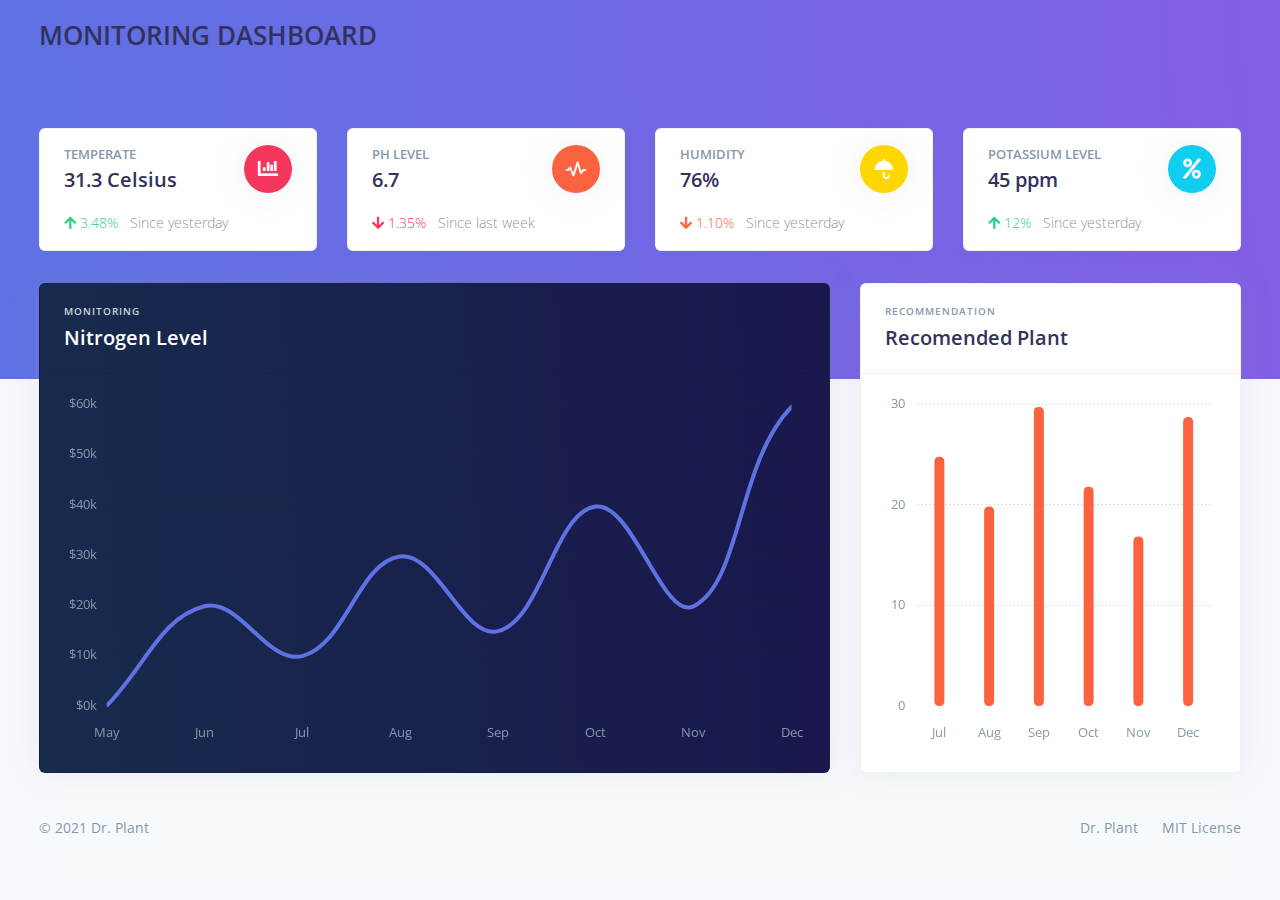
<file: dashboard/index.html>
<!DOCTYPE html>
<html lang="en">

<head>
  <meta charset="utf-8" />
  <meta name="viewport" content="width=device-width, initial-scale=1, shrink-to-fit=no">
  <title>
    Monitoring Dashboard
  </title>
  <!-- Favicon -->
  <link href="./assets/img/brand/favicon.png" rel="icon" type="image/png">
  <!-- Fonts -->
  <link href="https://fonts.googleapis.com/css?family=Open+Sans:300,400,600,700" rel="stylesheet">
  <!-- Icons -->
  <link href="./assets/js/plugins/nucleo/css/nucleo.css" rel="stylesheet" />
  <link href="./assets/js/plugins/@fortawesome/fontawesome-free/css/all.min.css" rel="stylesheet" />
  <!-- CSS Files -->
  <link href="./assets/css/argon-dashboard.css?v=1.1.2" rel="stylesheet" />
</head>

<body class="">
  
  <div class="main-content">
    <!-- Navbar -->
    <nav class="navbar navbar-top navbar-expand-md navbar-dark" id="navbar-main">
      <div class="container-fluid">
        <!-- Brand -->
        <a class="h4 mb-0 text-white text-uppercase d-none d-lg-inline-block" href="./index.html"><h1>Monitoring Dashboard</h1></a>
      </div>
    </nav>
    <!-- End Navbar -->
    <!-- Header -->
    <div class="header bg-gradient-primary pb-8 pt-5 pt-md-8">
      <div class="container-fluid">
        <div class="header-body">
          <!-- Card stats -->
          <div class="row">
            <div class="col-xl-3 col-lg-6">
              <div class="card card-stats mb-4 mb-xl-0">
                <div class="card-body">
                  <div class="row">
                    <div class="col">
                      <h5 class="card-title text-uppercase text-muted mb-0">Temperate</h5>
                      <span class="h2 font-weight-bold mb-0">31.3 Celsius</span>
                    </div>
                    <div class="col-auto">
                      <div class="icon icon-shape bg-danger text-white rounded-circle shadow">
                        <i class="fas fa-chart-bar"></i>
                      </div>
                    </div>
                  </div>
                  <p class="mt-3 mb-0 text-muted text-sm">
                    <span class="text-success mr-2"><i class="fa fa-arrow-up"></i> 3.48%</span>
                    <span class="text-nowrap">Since yesterday</span>
                  </p>
                </div>
              </div>
            </div>
            <div class="col-xl-3 col-lg-6">
              <div class="card card-stats mb-4 mb-xl-0">
                <div class="card-body">
                  <div class="row">
                    <div class="col">
                      <h5 class="card-title text-uppercase text-muted mb-0">pH Level</h5>
                      <span class="h2 font-weight-bold mb-0">6.7</span>
                    </div>
                    <div class="col-auto">
                      <div class="icon icon-shape bg-warning text-white rounded-circle shadow">
                        <i class="ni ni-sound-wave"></i>
                      </div>
                    </div>
                  </div>
                  <p class="mt-3 mb-0 text-muted text-sm">
                    <span class="text-danger mr-2"><i class="fas fa-arrow-down"></i> 1.35%</span>
                    <span class="text-nowrap">Since last week</span>
                  </p>
                </div>
              </div>
            </div>
            <div class="col-xl-3 col-lg-6">
              <div class="card card-stats mb-4 mb-xl-0">
                <div class="card-body">
                  <div class="row">
                    <div class="col">
                      <h5 class="card-title text-uppercase text-muted mb-0">Humidity</h5>
                      <span class="h2 font-weight-bold mb-0">76%</span>
                    </div>
                    <div class="col-auto">
                      <div class="icon icon-shape bg-yellow text-white rounded-circle shadow">
                        <i class="ni ni-umbrella-13"></i>
                      </div>
                    </div>
                  </div>
                  <p class="mt-3 mb-0 text-muted text-sm">
                    <span class="text-warning mr-2"><i class="fas fa-arrow-down"></i> 1.10%</span>
                    <span class="text-nowrap">Since yesterday</span>
                  </p>
                </div>
              </div>
            </div>
            <div class="col-xl-3 col-lg-6">
              <div class="card card-stats mb-4 mb-xl-0">
                <div class="card-body">
                  <div class="row">
                    <div class="col">
                      <h5 class="card-title text-uppercase text-muted mb-0">Potassium Level</h5>
                      <span class="h2 font-weight-bold mb-0">45 ppm</span>
                    </div>
                    <div class="col-auto">
                      <div class="icon icon-shape bg-info text-white rounded-circle shadow">
                        <i class="fas fa-percent"></i>
                      </div>
                    </div>
                  </div>
                  <p class="mt-3 mb-0 text-muted text-sm">
                    <span class="text-success mr-2"><i class="fas fa-arrow-up"></i> 12%</span>
                    <span class="text-nowrap">Since yesterday</span>
                  </p>
                </div>
              </div>
            </div>
          </div>
        </div>
      </div>
    </div>
    <div class="container-fluid mt--7">
      <div class="row">
        <div class="col-xl-8 mb-5 mb-xl-0">
          <div class="card bg-gradient-default shadow">
            <div class="card-header bg-transparent">
              <div class="row align-items-center">
                <div class="col">
                  <h6 class="text-uppercase text-light ls-1 mb-1">Monitoring</h6>
                  <h2 class="text-white mb-0">Nitrogen Level</h2>
                </div>
              </div>
            </div>
            <div class="card-body">
              <!-- Chart -->
              <div class="chart">
                <!-- Chart wrapper -->
                <canvas id="chart-sales" class="chart-canvas"></canvas>
              </div>
            </div>
          </div>
        </div>
        <div class="col-xl-4">
          <div class="card shadow">
            <div class="card-header bg-transparent">
              <div class="row align-items-center">
                <div class="col">
                  <h6 class="text-uppercase text-muted ls-1 mb-1">Recommendation</h6>
                  <h2 class="mb-0">Recomended Plant</h2>
                </div>
              </div>
            </div>
            <div class="card-body">
              <!-- Chart -->
              <div class="chart">
                <canvas id="chart-orders" class="chart-canvas"></canvas>
              </div>
            </div>
          </div>
        </div>
      </div>
   
      <!-- Footer -->
      <footer class="footer">
        <div class="row align-items-center justify-content-xl-between">
          <div class="col-xl-6">
            <div class="copyright text-center text-xl-left text-muted">
              &copy; 2021 Dr. Plant
            </div>
          </div>
          <div class="col-xl-6">
            <ul class="nav nav-footer justify-content-center justify-content-xl-end">
              <li class="nav-item">
                <a href="https://www.creative-tim.com" class="nav-link" target="_blank">Dr. Plant</a>
              </li>
              <li class="nav-item">
                <a class="nav-link" target="_blank">MIT License</a>
              </li>
            </ul>
          </div>
        </div>
      </footer>
    </div>
  </div>
  <!--   Core   -->
  <script src="./assets/js/plugins/jquery/dist/jquery.min.js"></script>
  <script src="./assets/js/plugins/bootstrap/dist/js/bootstrap.bundle.min.js"></script>
  <!--   Optional JS   -->
  <script src="./assets/js/plugins/chart.js/dist/Chart.min.js"></script>
  <script src="./assets/js/plugins/chart.js/dist/Chart.extension.js"></script>
  <!--   Argon JS   -->
  <script src="./assets/js/argon-dashboard.min.js?v=1.1.2"></script>
  <script src="https://cdn.trackjs.com/agent/v3/latest/t.js"></script>
  <script>
    window.TrackJS &&
      TrackJS.install({
        token: "ee6fab19c5a04ac1a32a645abde4613a",
        application: "argon-dashboard-free"
      });
  </script>
</body>

</html>
</file>
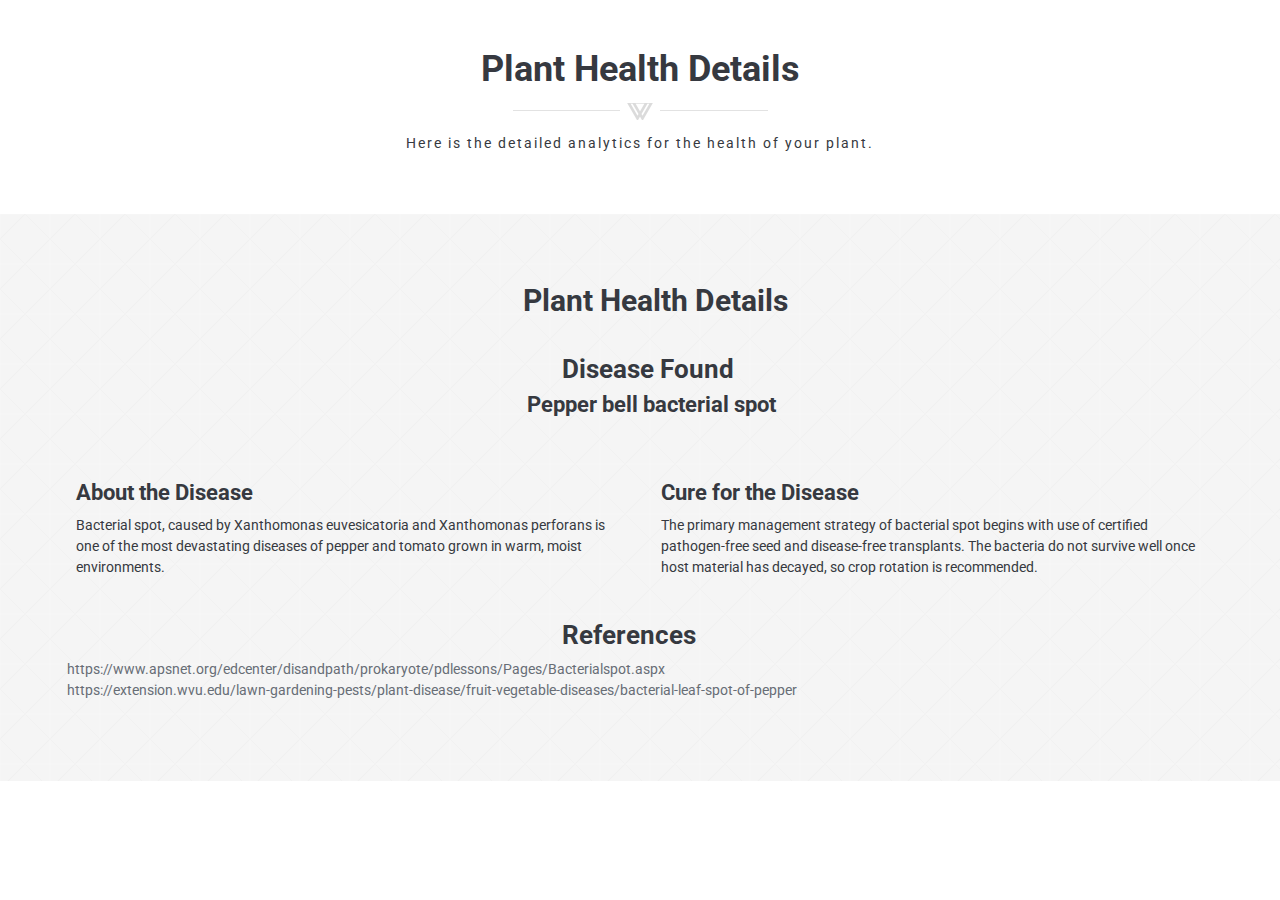
<file: website/health.html>
<!doctype html>
<!--
	Template:	 Unika - Responsive One Page HTML5 Template
	Author:		 imransdesign.com
	URL:		 http://imransdesign.com/
    Designed By: https://www.behance.net/poljakova
	Version:	1.0	
-->
<html lang="en-US">
	<head>

		<meta charset="utf-8">
		<meta http-equiv="X-UA-Compatible" content="IE=edge">
		<title>Dr Plant website</title>
		<meta name="description" content="Unika - Responsive One Page HTML5 Template">
		<meta name="keywords" content="HTML5, Bootsrtrap, One Page, Responsive, Template, Portfolio" />
		<meta name="author" content="imransdesign.com">

		<!-- Mobile Metas -->
		<meta name="viewport" content="width=device-width, initial-scale=1">
        
        <!-- Google Fonts  -->
		<link href='http://fonts.googleapis.com/css?family=Roboto:400,700,500' rel='stylesheet' type='text/css'> <!-- Body font -->
		<link href='http://fonts.googleapis.com/css?family=Lato:300,400' rel='stylesheet' type='text/css'> <!-- Navbar font -->

		<!-- Libs and Plugins CSS -->
		<link rel="stylesheet" href="inc/bootstrap/css/bootstrap.min.css">
		<link rel="stylesheet" href="inc/animations/css/animate.min.css">
		<link rel="stylesheet" href="inc/font-awesome/css/font-awesome.min.css"> <!-- Font Icons -->
		<link rel="stylesheet" href="inc/owl-carousel/css/owl.carousel.css">
		<link rel="stylesheet" href="inc/owl-carousel/css/owl.theme.css">

		<!-- Theme CSS -->
        <link rel="stylesheet" href="css/reset.css">
		<link rel="stylesheet" href="css/style.css">
		<link rel="stylesheet" href="css/mobile.css">

		<!-- Skin CSS -->
		<link rel="stylesheet" href="css/skin/cool-gray.css">
        <!-- <link rel="stylesheet" href="css/skin/ice-blue.css"> -->

	</head>

    <body data-spy="scroll" data-target="#main-navbar">
        <div class="page-loader"></div>  <!-- Display loading image while page loads -->
    	<div class="body">

            <!-- Begin about section -->
			<section id="about-section" class="page bg-style1">
                <!-- Begin page header-->
                <div class="page-header-wrapper">
                    <div class="container">
                        <div class="page-header text-center wow fadeInUp" data-wow-delay="0.3s">
                            <h1>Plant Health Details</h1>
                            <div class="devider"></div>
                            <p class="subtitle">Here is the detailed analytics for the health of your plant.</p>
                        </div>
                    </div>
                </div>
                <!-- End page header-->

                
              
          <!-- Begin cta -->
          <section id="cta-section">
          	<div class="cta">
            	<div class="container">
                	<div class="row">
                        <script>
                            fetch('http://teokj.pythonanywhere.com/disease_presence')
                                .then(function (response) {
                                    return response.json();
                                })
                                .then(function (data) {
                                    appendData(data);
                                })
                                .catch(function (err) {
                                    console.log('error: ' + err);
                                });
                            function appendData(data) {
                                var mainContainer = document.getElementById("myData");
                                
                                var div = document.createElement("div");
                                div.innerHTML = 'Name: ' + data.output ;
                                mainContainer.appendChild(div);
                                
                            }
                        </script>
                        <h2 style="padding-left: 40%;">Plant Health Details</h2>
                        <br>
                        <br>

                    	<div class="col-md-9" style="padding-left: 40%;">
                        	
                            <h3 style="padding-left: 10%;"> Disease Found</h3>
                            <h4 style="padding-left: 1%;">Pepper bell bacterial spot</h4>
                        </div>
                        <br>
                        <br>
                        <br>
                        <br>
                        <br>
                        <br>
                        <br>
                        <br>
                        <br>
                        <div class="col-md-6">
                        	
                            <h4 style="padding-left: 1%;"> About the Disease</h4>
                            <p style="padding-left: 1%;">Bacterial spot, caused by Xanthomonas euvesicatoria and Xanthomonas perforans is one of the most devastating diseases of pepper and tomato grown in warm, moist environments.</p>
                        </div>

                        <div class="col-md-6">
                        	
                            <h4 style="padding-left: 1%;"> Cure for the Disease</h4>
                            <p style="padding-left: 1%;">The primary management strategy of bacterial spot begins with use of certified pathogen-free seed and disease-free transplants. The bacteria do not survive well once host material has decayed, so crop rotation is recommended.</p>
                        </div>
                        <br>
                        <br>
                        <br>
                        <br>
                        <br>
                        <br>
                        <br>             
                        <br>
                        <br>
                        <br>

                        
                    	<div class="col-md-9" style="padding-left: 40%;">
                        	
                            <h3 style="padding-left: 10%;"> References</h3>
                        </div>
                        <a href="https://www.apsnet.org/edcenter/disandpath/prokaryote/pdlessons/Pages/Bacterialspot.aspx"><p style="padding-left: 1%;">https://www.apsnet.org/edcenter/disandpath/prokaryote/pdlessons/Pages/Bacterialspot.aspx</p></a>
                        <a href="https://extension.wvu.edu/lawn-gardening-pests/plant-disease/fruit-vegetable-diseases/bacterial-leaf-spot-of-pepper"><p style="padding-left: 1%;">https://extension.wvu.edu/lawn-gardening-pests/plant-disease/fruit-vegetable-diseases/bacterial-leaf-spot-of-pepper</p></a>
                            
                        
                    </div> <!-- /.row -->
                </div> <!-- /.container -->
                           
            </div>
          </section>
          <!-- End cta -->
              

   
        
        
        
        <!-- Plugins JS -->
		<script src="inc/jquery/jquery-1.11.1.min.js"></script>
		<script src="inc/bootstrap/js/bootstrap.min.js"></script>
		<script src="inc/owl-carousel/js/owl.carousel.min.js"></script>
		<script src="inc/stellar/js/jquery.stellar.min.js"></script>
		<script src="inc/animations/js/wow.min.js"></script>
        <script src="inc/waypoints.min.js"></script>
		<script src="inc/isotope.pkgd.min.js"></script>
		<script src="inc/classie.js"></script>
		<script src="inc/jquery.easing.min.js"></script>
		<script src="inc/jquery.counterup.min.js"></script>
		<script src="inc/smoothscroll.js"></script>

		<!-- Theme JS -->
		<script src="js/theme.js"></script>

    </body> 
        
            
</html>
</file>
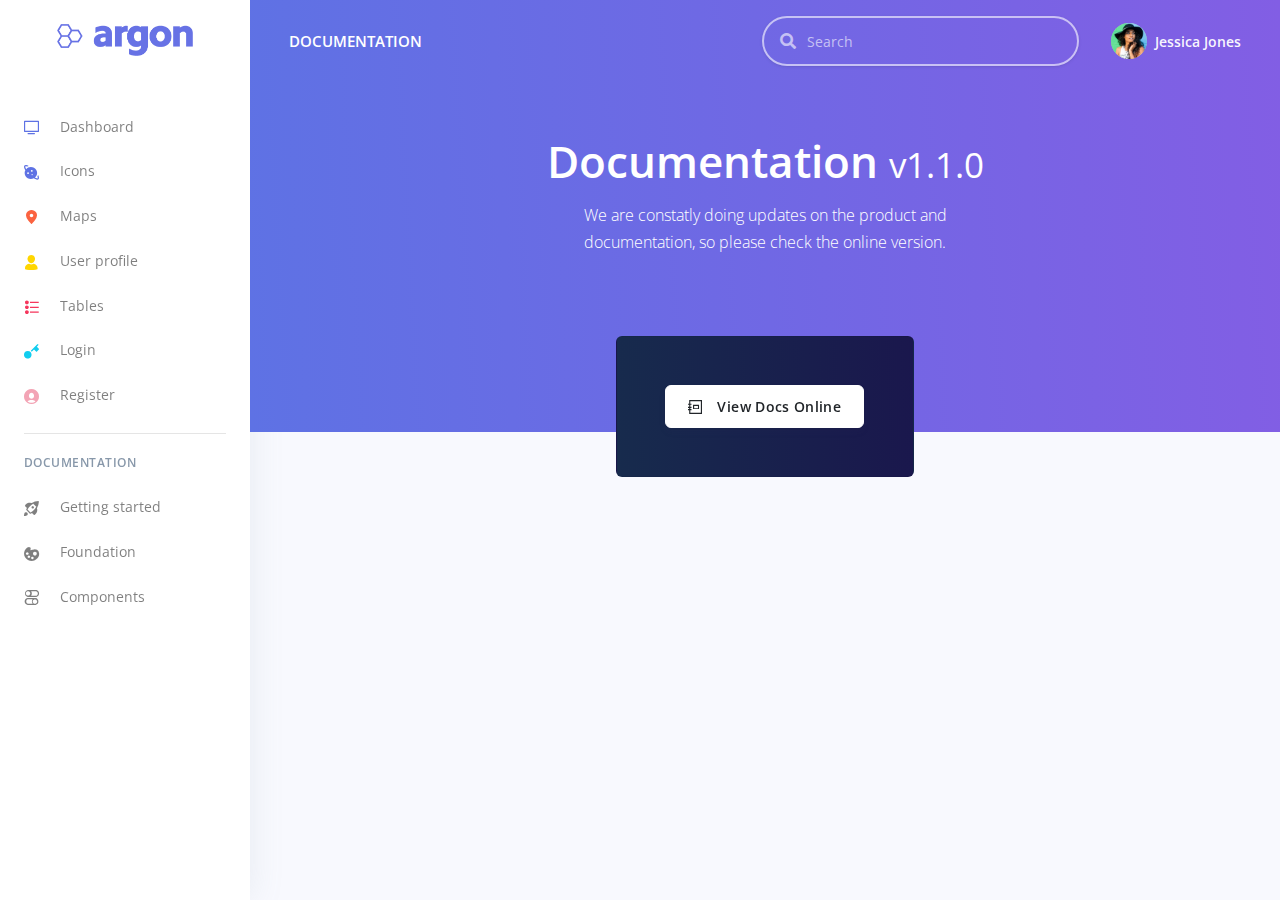
<file: dashboard/docs/documentation.html>
<!DOCTYPE html>
<html>

<head>
  <meta charset="utf-8">
  <meta name="viewport" content="width=device-width, initial-scale=1, shrink-to-fit=no">
  <meta name="description" content="Start your development with a Dashboard for Bootstrap 4.">
  <meta name="author" content="Creative Tim">
  <title>Argon Dashboard - Free Dashboard for Bootstrap 4</title>
  <!-- Favicon -->
  <link href="../assets/img/brand/favicon.png" rel="icon" type="image/png">
  <!-- Fonts -->
  <link href="https://fonts.googleapis.com/css?family=Open+Sans:300,400,600,700" rel="stylesheet">
  <!-- Icons -->
  <link href="../assets/js/plugins/nucleo/css/nucleo.css" rel="stylesheet">
  <link href="../assets/js/plugins/@fortawesome/fontawesome-free/css/all.min.css" rel="stylesheet">
  <!-- Argon CSS -->
  <link type="text/css" href="../assets/css/argon-dashboard.css?v=1.0.0" rel="stylesheet">
</head>

<body>
  <!-- Sidenav -->
  <nav class="navbar navbar-vertical fixed-left navbar-expand-md navbar-light bg-white" id="sidenav-main">
    <div class="container-fluid">
      <!-- Toggler -->
      <button class="navbar-toggler" type="button" data-toggle="collapse" data-target="#sidenav-collapse-main" aria-controls="sidenav-main" aria-expanded="false" aria-label="Toggle navigation">
        <span class="navbar-toggler-icon"></span>
      </button>
      <!-- Brand -->
      <a class="navbar-brand pt-0" href="../index.html">
        <img src="../assets/img/brand/blue.png" class="navbar-brand-img" alt="...">
      </a>
      <!-- User -->
      <ul class="nav align-items-center d-md-none">
        <li class="nav-item dropdown">
          <a class="nav-link nav-link-icon" href="#" role="button" data-toggle="dropdown" aria-haspopup="true" aria-expanded="false">
            <i class="ni ni-bell-55"></i>
          </a>
          <div class="dropdown-menu dropdown-menu-arrow dropdown-menu-right" aria-labelledby="navbar-default_dropdown_1">
            <a class="dropdown-item" href="#">Action</a>
            <a class="dropdown-item" href="#">Another action</a>
            <div class="dropdown-divider"></div>
            <a class="dropdown-item" href="#">Something else here</a>
          </div>
        </li>
        <li class="nav-item dropdown">
          <a class="nav-link" href="#" role="button" data-toggle="dropdown" aria-haspopup="true" aria-expanded="false">
            <div class="media align-items-center">
              <span class="avatar avatar-sm rounded-circle">
                <img alt="Image placeholder" src="../assets/img/theme/team-1-800x800.jpg">
              </span>
            </div>
          </a>
          <div class="dropdown-menu dropdown-menu-arrow dropdown-menu-right">
            <div class=" dropdown-header noti-title">
              <h6 class="text-overflow m-0">Welcome!</h6>
            </div>
            <a href="../examples/profile.html" class="dropdown-item">
              <i class="ni ni-single-02"></i>
              <span>My profile</span>
            </a>
            <a href="../examples/profile.html" class="dropdown-item">
              <i class="ni ni-settings-gear-65"></i>
              <span>Settings</span>
            </a>
            <a href="../examples/profile.html" class="dropdown-item">
              <i class="ni ni-calendar-grid-58"></i>
              <span>Activity</span>
            </a>
            <a href="../examples/profile.html" class="dropdown-item">
              <i class="ni ni-support-16"></i>
              <span>Support</span>
            </a>
            <div class="dropdown-divider"></div>
            <a href="#!" class="dropdown-item">
              <i class="ni ni-user-run"></i>
              <span>Logout</span>
            </a>
          </div>
        </li>
      </ul>
      <!-- Collapse -->
      <div class="collapse navbar-collapse" id="sidenav-collapse-main">
        <!-- Collapse header -->
        <div class="navbar-collapse-header d-md-none">
          <div class="row">
            <div class="col-6 collapse-brand">
              <a href="../index.html">
                <img src="../assets/img/brand/blue.png">
              </a>
            </div>
            <div class="col-6 collapse-close">
              <button type="button" class="navbar-toggler" data-toggle="collapse" data-target="#sidenav-collapse-main" aria-controls="sidenav-main" aria-expanded="false" aria-label="Toggle sidenav">
                <span></span>
                <span></span>
              </button>
            </div>
          </div>
        </div>
        <!-- Form -->
        <form class="mt-4 mb-3 d-md-none">
          <div class="input-group input-group-rounded input-group-merge">
            <input type="search" class="form-control form-control-rounded form-control-prepended" placeholder="Search" aria-label="Search">
            <div class="input-group-prepend">
              <div class="input-group-text">
                <span class="fa fa-search"></span>
              </div>
            </div>
          </div>
        </form>
        <!-- Navigation -->
        <ul class="navbar-nav">
          <li class="nav-item">
            <a class="nav-link" href="../index.html">
              <i class="ni ni-tv-2 text-primary"></i> Dashboard
            </a>
          </li>
          <li class="nav-item">
            <a class="nav-link" href="../examples/icons.html">
              <i class="ni ni-planet text-blue"></i> Icons
            </a>
          </li>
          <li class="nav-item">
            <a class="nav-link" href="../examples/maps.html">
              <i class="ni ni-pin-3 text-orange"></i> Maps
            </a>
          </li>
          <li class="nav-item">
            <a class="nav-link" href="../examples/profile.html">
              <i class="ni ni-single-02 text-yellow"></i> User profile
            </a>
          </li>
          <li class="nav-item">
            <a class="nav-link" href="../examples/tables.html">
              <i class="ni ni-bullet-list-67 text-red"></i> Tables
            </a>
          </li>
          <li class="nav-item">
            <a class="nav-link" href="../examples/login.html">
              <i class="ni ni-key-25 text-info"></i> Login
            </a>
          </li>
          <li class="nav-item">
            <a class="nav-link" href="../examples/register.html">
              <i class="ni ni-circle-08 text-pink"></i> Register
            </a>
          </li>
        </ul>
        <!-- Divider -->
        <hr class="my-3">
        <!-- Heading -->
        <h6 class="navbar-heading text-muted">Documentation</h6>
        <!-- Navigation -->
        <ul class="navbar-nav mb-md-3">
          <li class="nav-item">
            <a class="nav-link" href="https://demos.creative-tim.com/argon-dashboard/docs/getting-started/overview.html">
              <i class="ni ni-spaceship"></i> Getting started
            </a>
          </li>
          <li class="nav-item">
            <a class="nav-link" href="https://demos.creative-tim.com/argon-dashboard/docs/foundation/colors.html">
              <i class="ni ni-palette"></i> Foundation
            </a>
          </li>
          <li class="nav-item">
            <a class="nav-link" href="https://demos.creative-tim.com/argon-dashboard/docs/components/alerts.html">
              <i class="ni ni-ui-04"></i> Components
            </a>
          </li>
        </ul>
      </div>
    </div>
  </nav>
  <!-- Main content -->
  <div class="main-content">
    <!-- Top navbar -->
    <nav class="navbar navbar-top navbar-expand-md navbar-dark" id="navbar-main">
      <div class="container-fluid">
        <!-- Brand -->
        <a class="h4 mb-0 text-white text-uppercase d-none d-lg-inline-block" href="../index.html">Documentation</a>
        <!-- Form -->
        <form class="navbar-search navbar-search-dark form-inline mr-3 d-none d-md-flex ml-lg-auto">
          <div class="form-group mb-0">
            <div class="input-group input-group-alternative">
              <div class="input-group-prepend">
                <span class="input-group-text"><i class="fas fa-search"></i></span>
              </div>
              <input class="form-control" placeholder="Search" type="text">
            </div>
          </div>
        </form>
        <!-- User -->
        <ul class="navbar-nav align-items-center d-none d-md-flex">
          <li class="nav-item dropdown">
            <a class="nav-link pr-0" href="#" role="button" data-toggle="dropdown" aria-haspopup="true" aria-expanded="false">
              <div class="media align-items-center">
                <span class="avatar avatar-sm rounded-circle">
                  <img alt="Image placeholder" src="../assets/img/theme/team-4-800x800.jpg">
                </span>
                <div class="media-body ml-2 d-none d-lg-block">
                  <span class="mb-0 text-sm  font-weight-bold">Jessica Jones</span>
                </div>
              </div>
            </a>
            <div class="dropdown-menu dropdown-menu-arrow dropdown-menu-right">
              <div class=" dropdown-header noti-title">
                <h6 class="text-overflow m-0">Welcome!</h6>
              </div>
              <a href="../examples/profile.html" class="dropdown-item">
                <i class="ni ni-single-02"></i>
                <span>My profile</span>
              </a>
              <a href="../examples/profile.html" class="dropdown-item">
                <i class="ni ni-settings-gear-65"></i>
                <span>Settings</span>
              </a>
              <a href="../examples/profile.html" class="dropdown-item">
                <i class="ni ni-calendar-grid-58"></i>
                <span>Activity</span>
              </a>
              <a href="../examples/profile.html" class="dropdown-item">
                <i class="ni ni-support-16"></i>
                <span>Support</span>
              </a>
              <div class="dropdown-divider"></div>
              <a href="#!" class="dropdown-item">
                <i class="ni ni-user-run"></i>
                <span>Logout</span>
              </a>
            </div>
          </li>
        </ul>
      </div>
    </nav>
    <!-- Header -->
    <div class="header bg-gradient-primary pb-8 pt-5 pt-lg-8 d-flex align-items-center">
      <!-- Header container -->
      <div class="container-fluid">
        <div class="row justify-content-center">
          <div class="col-lg-6 col-md-10 text-center">
            <h1 class="display-2 text-white">Documentation <small>v1.1.0</small></h1>
            <p class="text-white mt-0 mb-5">We are constatly doing updates on the product and documentation, so please check the online version.</p>
          </div>
        </div>
      </div>
    </div>
    <!-- Page content -->
    <div class="container-fluid mt--7">
      <div class="row justify-content-center">
        <div class="col-lg-4">
          <div class="card bg-gradient-default text-center p-5">
            <a href="https://demos.creative-tim.com/argon-dashboard/docs/getting-started/overview.html" class="btn btn-white btn-icon mb-3 mb-sm-0">
              <span class="btn-inner--icon"><i class="ni ni-collection"></i></span>
              <span class="btn-inner--text">View Docs Online</span>
            </a>
          </div>
        </div>
      </div>
      <!-- Footer -->
    </div>
  </div>
  <!-- Argon Scripts -->
  <!-- Core -->
  <script src="../assets/js/plugins/jquery/dist/jquery.min.js"></script>
  <script src="../assets/js/plugins/bootstrap/dist/js/bootstrap.bundle.min.js"></script>
  <!-- Argon JS -->
  <script src="../assets/js/argon-dashboard.js?v=1.0.0"></script>
</body>

</html>
</file>
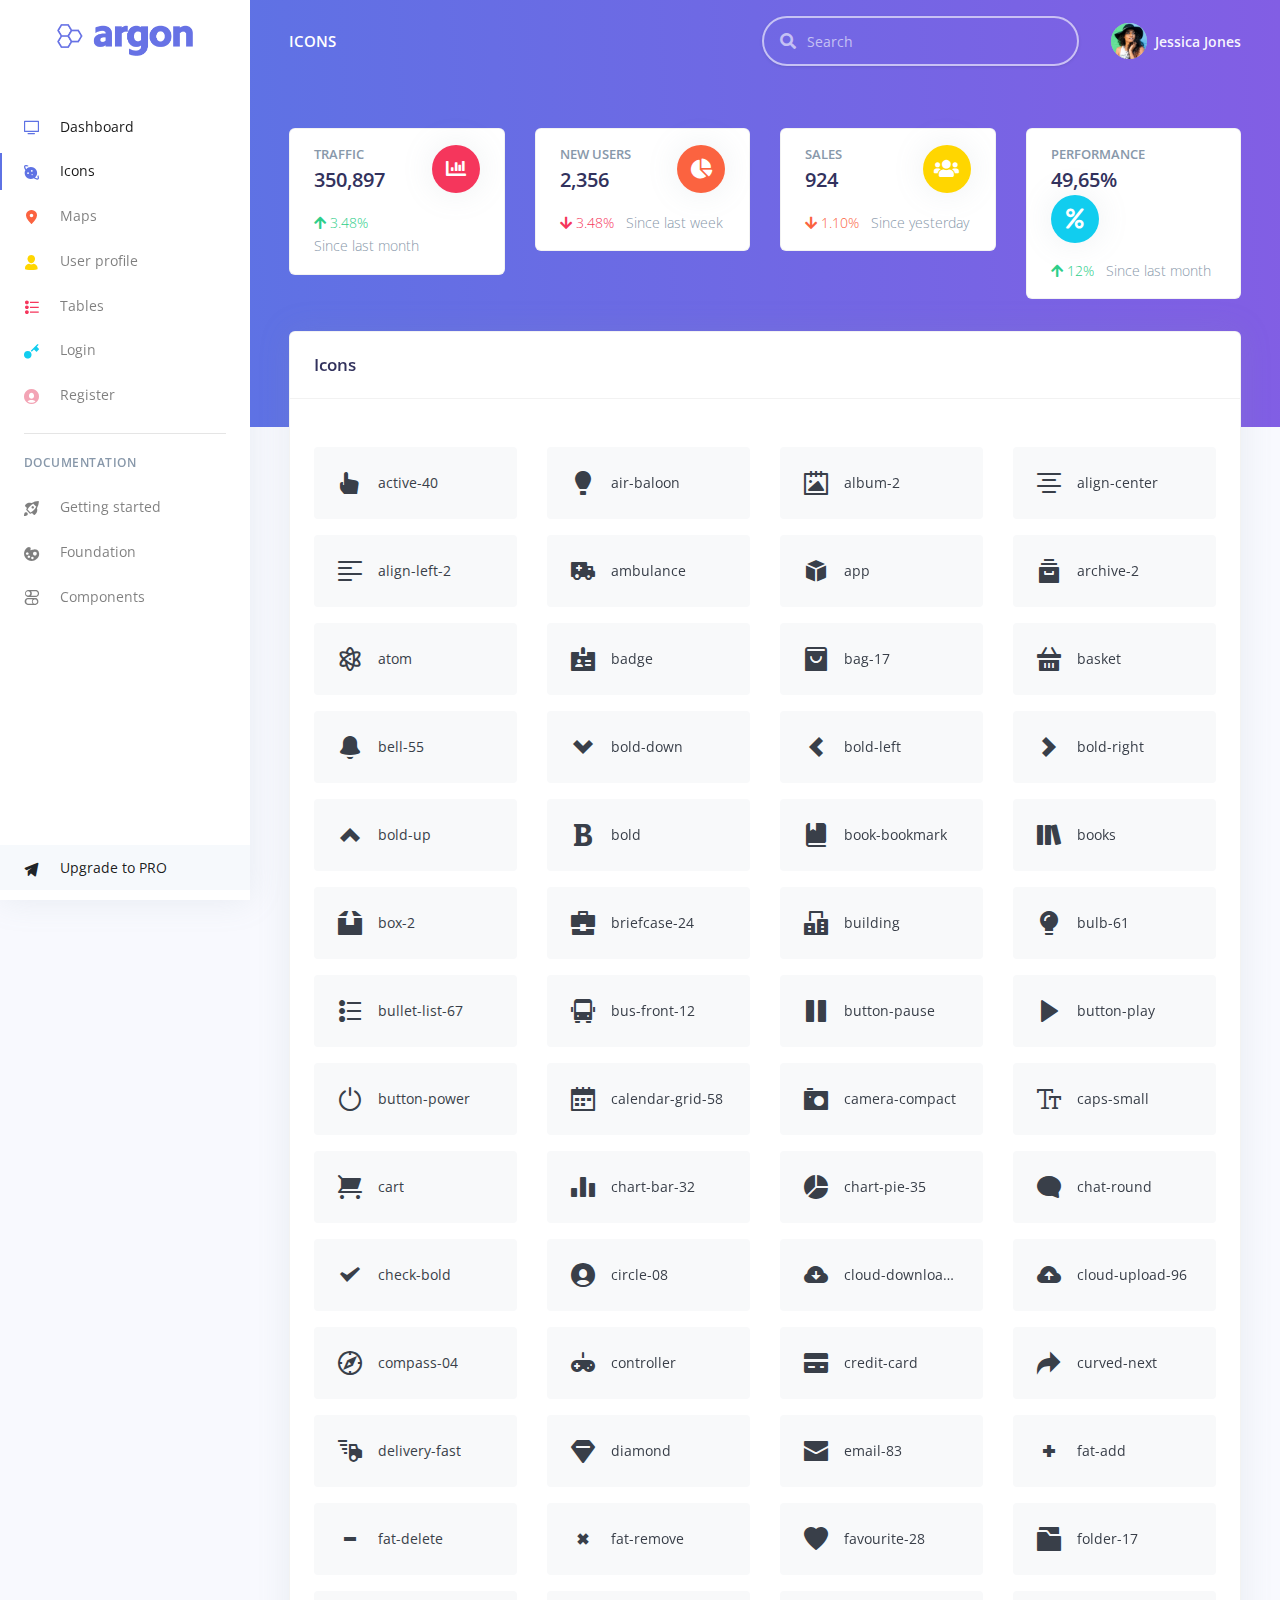
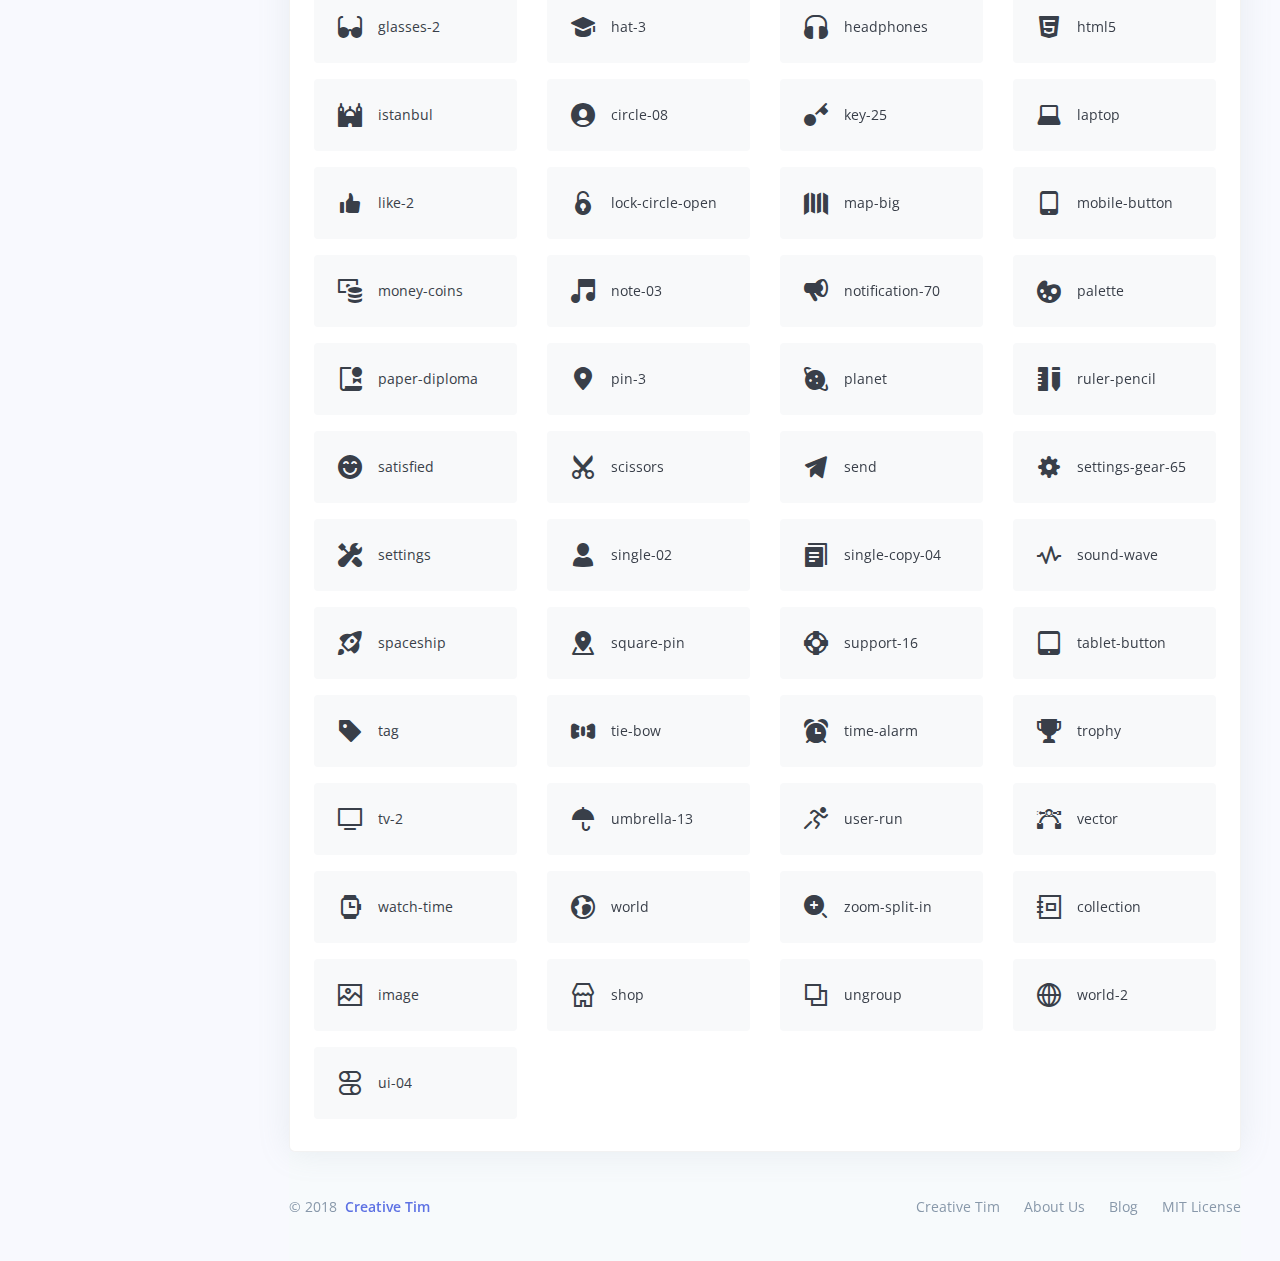
<file: dashboard/examples/icons.html>
<!--

=========================================================
* Argon Dashboard - v1.1.2
=========================================================

* Product Page: https://www.creative-tim.com/product/argon-dashboard
* Copyright 2020 Creative Tim (https://www.creative-tim.com)
* Licensed under MIT (https://github.com/creativetimofficial/argon-dashboard/blob/master/LICENSE.md)

* Coded by Creative Tim

=========================================================

* The above copyright notice and this permission notice shall be included in all copies or substantial portions of the Software. -->
<!DOCTYPE html>
<html lang="en">

<head>
  <meta charset="utf-8" />
  <meta name="viewport" content="width=device-width, initial-scale=1, shrink-to-fit=no">
  <title>
    Argon Dashboard - Free Dashboard for Bootstrap 4 by Creative Tim
  </title>
  <!-- Favicon -->
  <link href="../assets/img/brand/favicon.png" rel="icon" type="image/png">
  <!-- Fonts -->
  <link href="https://fonts.googleapis.com/css?family=Open+Sans:300,400,600,700" rel="stylesheet">
  <!-- Icons -->
  <link href="../assets/js/plugins/nucleo/css/nucleo.css" rel="stylesheet" />
  <link href="../assets/js/plugins/@fortawesome/fontawesome-free/css/all.min.css" rel="stylesheet" />
  <!-- CSS Files -->
  <link href="../assets/css/argon-dashboard.css?v=1.1.2" rel="stylesheet" />
</head>

<body class="">
  <nav class="navbar navbar-vertical fixed-left navbar-expand-md navbar-light bg-white" id="sidenav-main">
    <div class="container-fluid">
      <!-- Toggler -->
      <button class="navbar-toggler" type="button" data-toggle="collapse" data-target="#sidenav-collapse-main" aria-controls="sidenav-main" aria-expanded="false" aria-label="Toggle navigation">
        <span class="navbar-toggler-icon"></span>
      </button>
      <!-- Brand -->
      <a class="navbar-brand pt-0" href="../index.html">
        <img src="../assets/img/brand/blue.png" class="navbar-brand-img" alt="...">
      </a>
      <!-- User -->
      <ul class="nav align-items-center d-md-none">
        <li class="nav-item dropdown">
          <a class="nav-link nav-link-icon" href="#" role="button" data-toggle="dropdown" aria-haspopup="true" aria-expanded="false">
            <i class="ni ni-bell-55"></i>
          </a>
          <div class="dropdown-menu dropdown-menu-arrow dropdown-menu-right" aria-labelledby="navbar-default_dropdown_1">
            <a class="dropdown-item" href="#">Action</a>
            <a class="dropdown-item" href="#">Another action</a>
            <div class="dropdown-divider"></div>
            <a class="dropdown-item" href="#">Something else here</a>
          </div>
        </li>
        <li class="nav-item dropdown">
          <a class="nav-link" href="#" role="button" data-toggle="dropdown" aria-haspopup="true" aria-expanded="false">
            <div class="media align-items-center">
              <span class="avatar avatar-sm rounded-circle">
                <img alt="Image placeholder" src="../assets/img/theme/team-1-800x800.jpg
">
              </span>
            </div>
          </a>
          <div class="dropdown-menu dropdown-menu-arrow dropdown-menu-right">
            <div class=" dropdown-header noti-title">
              <h6 class="text-overflow m-0">Welcome!</h6>
            </div>
            <a href="../examples/profile.html" class="dropdown-item">
              <i class="ni ni-single-02"></i>
              <span>My profile</span>
            </a>
            <a href="../examples/profile.html" class="dropdown-item">
              <i class="ni ni-settings-gear-65"></i>
              <span>Settings</span>
            </a>
            <a href="../examples/profile.html" class="dropdown-item">
              <i class="ni ni-calendar-grid-58"></i>
              <span>Activity</span>
            </a>
            <a href="../examples/profile.html" class="dropdown-item">
              <i class="ni ni-support-16"></i>
              <span>Support</span>
            </a>
            <div class="dropdown-divider"></div>
            <a href="#!" class="dropdown-item">
              <i class="ni ni-user-run"></i>
              <span>Logout</span>
            </a>
          </div>
        </li>
      </ul>
      <!-- Collapse -->
      <div class="collapse navbar-collapse" id="sidenav-collapse-main">
        <!-- Collapse header -->
        <div class="navbar-collapse-header d-md-none">
          <div class="row">
            <div class="col-6 collapse-brand">
              <a href="../index.html">
                <img src="../assets/img/brand/blue.png">
              </a>
            </div>
            <div class="col-6 collapse-close">
              <button type="button" class="navbar-toggler" data-toggle="collapse" data-target="#sidenav-collapse-main" aria-controls="sidenav-main" aria-expanded="false" aria-label="Toggle sidenav">
                <span></span>
                <span></span>
              </button>
            </div>
          </div>
        </div>
        <!-- Form -->
        <form class="mt-4 mb-3 d-md-none">
          <div class="input-group input-group-rounded input-group-merge">
            <input type="search" class="form-control form-control-rounded form-control-prepended" placeholder="Search" aria-label="Search">
            <div class="input-group-prepend">
              <div class="input-group-text">
                <span class="fa fa-search"></span>
              </div>
            </div>
          </div>
        </form>
        <!-- Navigation -->
        <ul class="navbar-nav">
          <li class="nav-item  active ">
            <a class="nav-link " href="../index.html">
              <i class="ni ni-tv-2 text-primary"></i> Dashboard
            </a>
          </li>
          <li class="nav-item">
            <a class="nav-link  active " href="../examples/icons.html">
              <i class="ni ni-planet text-blue"></i> Icons
            </a>
          </li>
          <li class="nav-item">
            <a class="nav-link " href="../examples/maps.html">
              <i class="ni ni-pin-3 text-orange"></i> Maps
            </a>
          </li>
          <li class="nav-item">
            <a class="nav-link " href="../examples/profile.html">
              <i class="ni ni-single-02 text-yellow"></i> User profile
            </a>
          </li>
          <li class="nav-item">
            <a class="nav-link " href="../examples/tables.html">
              <i class="ni ni-bullet-list-67 text-red"></i> Tables
            </a>
          </li>
          <li class="nav-item">
            <a class="nav-link" href="../examples/login.html">
              <i class="ni ni-key-25 text-info"></i> Login
            </a>
          </li>
          <li class="nav-item">
            <a class="nav-link" href="../examples/register.html">
              <i class="ni ni-circle-08 text-pink"></i> Register
            </a>
          </li>
        </ul>
        <!-- Divider -->
        <hr class="my-3">
        <!-- Heading -->
        <h6 class="navbar-heading text-muted">Documentation</h6>
        <!-- Navigation -->
        <ul class="navbar-nav mb-md-3">
          <li class="nav-item">
            <a class="nav-link" href="https://demos.creative-tim.com/argon-dashboard/docs/getting-started/overview.html">
              <i class="ni ni-spaceship"></i> Getting started
            </a>
          </li>
          <li class="nav-item">
            <a class="nav-link" href="https://demos.creative-tim.com/argon-dashboard/docs/foundation/colors.html">
              <i class="ni ni-palette"></i> Foundation
            </a>
          </li>
          <li class="nav-item">
            <a class="nav-link" href="https://demos.creative-tim.com/argon-dashboard/docs/components/alerts.html">
              <i class="ni ni-ui-04"></i> Components
            </a>
          </li>
        </ul>
        <ul class="navbar-nav">
          <li class="nav-item active active-pro">
            <a class="nav-link" href="../examples/upgrade.html">
              <i class="ni ni-send text-dark"></i> Upgrade to PRO
            </a>
          </li>
        </ul>
      </div>
    </div>
  </nav>
  <div class="main-content">
    <!-- Navbar -->
    <nav class="navbar navbar-top navbar-expand-md navbar-dark" id="navbar-main">
      <div class="container-fluid">
        <!-- Brand -->
        <a class="h4 mb-0 text-white text-uppercase d-none d-lg-inline-block" href="../index.html">Icons</a>
        <!-- Form -->
        <form class="navbar-search navbar-search-dark form-inline mr-3 d-none d-md-flex ml-lg-auto">
          <div class="form-group mb-0">
            <div class="input-group input-group-alternative">
              <div class="input-group-prepend">
                <span class="input-group-text"><i class="fas fa-search"></i></span>
              </div>
              <input class="form-control" placeholder="Search" type="text">
            </div>
          </div>
        </form>
        <!-- User -->
        <ul class="navbar-nav align-items-center d-none d-md-flex">
          <li class="nav-item dropdown">
            <a class="nav-link pr-0" href="#" role="button" data-toggle="dropdown" aria-haspopup="true" aria-expanded="false">
              <div class="media align-items-center">
                <span class="avatar avatar-sm rounded-circle">
                  <img alt="Image placeholder" src="../assets/img/theme/team-4-800x800.jpg">
                </span>
                <div class="media-body ml-2 d-none d-lg-block">
                  <span class="mb-0 text-sm  font-weight-bold">Jessica Jones</span>
                </div>
              </div>
            </a>
            <div class="dropdown-menu dropdown-menu-arrow dropdown-menu-right">
              <div class=" dropdown-header noti-title">
                <h6 class="text-overflow m-0">Welcome!</h6>
              </div>
              <a href="../examples/profile.html" class="dropdown-item">
                <i class="ni ni-single-02"></i>
                <span>My profile</span>
              </a>
              <a href="../examples/profile.html" class="dropdown-item">
                <i class="ni ni-settings-gear-65"></i>
                <span>Settings</span>
              </a>
              <a href="../examples/profile.html" class="dropdown-item">
                <i class="ni ni-calendar-grid-58"></i>
                <span>Activity</span>
              </a>
              <a href="../examples/profile.html" class="dropdown-item">
                <i class="ni ni-support-16"></i>
                <span>Support</span>
              </a>
              <div class="dropdown-divider"></div>
              <a href="#!" class="dropdown-item">
                <i class="ni ni-user-run"></i>
                <span>Logout</span>
              </a>
            </div>
          </li>
        </ul>
      </div>
    </nav>
    <!-- End Navbar -->
    <!-- Header -->
    <div class="header bg-gradient-primary pb-8 pt-5 pt-md-8">
      <div class="container-fluid">
        <div class="header-body">
          <!-- Card stats -->
          <div class="row">
            <div class="col-xl-3 col-lg-6">
              <div class="card card-stats mb-4 mb-xl-0">
                <div class="card-body">
                  <div class="row">
                    <div class="col">
                      <h5 class="card-title text-uppercase text-muted mb-0">Traffic</h5>
                      <span class="h2 font-weight-bold mb-0">350,897</span>
                    </div>
                    <div class="col-auto">
                      <div class="icon icon-shape bg-danger text-white rounded-circle shadow">
                        <i class="fas fa-chart-bar"></i>
                      </div>
                    </div>
                  </div>
                  <p class="mt-3 mb-0 text-muted text-sm">
                    <span class="text-success mr-2"><i class="fa fa-arrow-up"></i> 3.48%</span>
                    <span class="text-nowrap">Since last month</span>
                  </p>
                </div>
              </div>
            </div>
            <div class="col-xl-3 col-lg-6">
              <div class="card card-stats mb-4 mb-xl-0">
                <div class="card-body">
                  <div class="row">
                    <div class="col">
                      <h5 class="card-title text-uppercase text-muted mb-0">New users</h5>
                      <span class="h2 font-weight-bold mb-0">2,356</span>
                    </div>
                    <div class="col-auto">
                      <div class="icon icon-shape bg-warning text-white rounded-circle shadow">
                        <i class="fas fa-chart-pie"></i>
                      </div>
                    </div>
                  </div>
                  <p class="mt-3 mb-0 text-muted text-sm">
                    <span class="text-danger mr-2"><i class="fas fa-arrow-down"></i> 3.48%</span>
                    <span class="text-nowrap">Since last week</span>
                  </p>
                </div>
              </div>
            </div>
            <div class="col-xl-3 col-lg-6">
              <div class="card card-stats mb-4 mb-xl-0">
                <div class="card-body">
                  <div class="row">
                    <div class="col">
                      <h5 class="card-title text-uppercase text-muted mb-0">Sales</h5>
                      <span class="h2 font-weight-bold mb-0">924</span>
                    </div>
                    <div class="col-auto">
                      <div class="icon icon-shape bg-yellow text-white rounded-circle shadow">
                        <i class="fas fa-users"></i>
                      </div>
                    </div>
                  </div>
                  <p class="mt-3 mb-0 text-muted text-sm">
                    <span class="text-warning mr-2"><i class="fas fa-arrow-down"></i> 1.10%</span>
                    <span class="text-nowrap">Since yesterday</span>
                  </p>
                </div>
              </div>
            </div>
            <div class="col-xl-3 col-lg-6">
              <div class="card card-stats mb-4 mb-xl-0">
                <div class="card-body">
                  <div class="row">
                    <div class="col">
                      <h5 class="card-title text-uppercase text-muted mb-0">Performance</h5>
                      <span class="h2 font-weight-bold mb-0">49,65%</span>
                    </div>
                    <div class="col-auto">
                      <div class="icon icon-shape bg-info text-white rounded-circle shadow">
                        <i class="fas fa-percent"></i>
                      </div>
                    </div>
                  </div>
                  <p class="mt-3 mb-0 text-muted text-sm">
                    <span class="text-success mr-2"><i class="fas fa-arrow-up"></i> 12%</span>
                    <span class="text-nowrap">Since last month</span>
                  </p>
                </div>
              </div>
            </div>
          </div>
        </div>
      </div>
    </div>
    <!-- Page content -->
    <div class="container-fluid mt--7">
      <!-- Table -->
      <div class="row">
        <div class="col">
          <div class="card shadow">
            <div class="card-header bg-transparent">
              <h3 class="mb-0">Icons</h3>
            </div>
            <div class="card-body">
              <div class="row icon-examples">
                <div class="col-lg-3 col-md-6">
                  <button type="button" class="btn-icon-clipboard" data-clipboard-text="active-40" title="Copy to clipboard">
                    <div>
                      <i class="ni ni-active-40"></i>
                      <span>active-40</span>
                    </div>
                  </button>
                </div>
                <div class="col-lg-3 col-md-6">
                  <button type="button" class="btn-icon-clipboard" data-clipboard-text="air-baloon" title="Copy to clipboard">
                    <div>
                      <i class="ni ni-air-baloon"></i>
                      <span>air-baloon</span>
                    </div>
                  </button>
                </div>
                <div class="col-lg-3 col-md-6">
                  <button type="button" class="btn-icon-clipboard" data-clipboard-text="album-2" title="Copy to clipboard">
                    <div>
                      <i class="ni ni-album-2"></i>
                      <span>album-2</span>
                    </div>
                  </button>
                </div>
                <div class="col-lg-3 col-md-6">
                  <button type="button" class="btn-icon-clipboard" data-clipboard-text="align-center" title="Copy to clipboard">
                    <div>
                      <i class="ni ni-align-center"></i>
                      <span>align-center</span>
                    </div>
                  </button>
                </div>
                <div class="col-lg-3 col-md-6">
                  <button type="button" class="btn-icon-clipboard" data-clipboard-text="align-left-2" title="Copy to clipboard">
                    <div>
                      <i class="ni ni-align-left-2"></i>
                      <span>align-left-2</span>
                    </div>
                  </button>
                </div>
                <div class="col-lg-3 col-md-6">
                  <button type="button" class="btn-icon-clipboard" data-clipboard-text="ambulance" title="Copy to clipboard">
                    <div>
                      <i class="ni ni-ambulance"></i>
                      <span>ambulance</span>
                    </div>
                  </button>
                </div>
                <div class="col-lg-3 col-md-6">
                  <button type="button" class="btn-icon-clipboard" data-clipboard-text="app" title="Copy to clipboard">
                    <div>
                      <i class="ni ni-app"></i>
                      <span>app</span>
                    </div>
                  </button>
                </div>
                <div class="col-lg-3 col-md-6">
                  <button type="button" class="btn-icon-clipboard" data-clipboard-text="archive-2" title="Copy to clipboard">
                    <div>
                      <i class="ni ni-archive-2"></i>
                      <span>archive-2</span>
                    </div>
                  </button>
                </div>
                <div class="col-lg-3 col-md-6">
                  <button type="button" class="btn-icon-clipboard" data-clipboard-text="atom" title="Copy to clipboard">
                    <div>
                      <i class="ni ni-atom"></i>
                      <span>atom</span>
                    </div>
                  </button>
                </div>
                <div class="col-lg-3 col-md-6">
                  <button type="button" class="btn-icon-clipboard" data-clipboard-text="badge" title="Copy to clipboard">
                    <div>
                      <i class="ni ni-badge"></i>
                      <span>badge</span>
                    </div>
                  </button>
                </div>
                <div class="col-lg-3 col-md-6">
                  <button type="button" class="btn-icon-clipboard" data-clipboard-text="bag-17" title="Copy to clipboard">
                    <div>
                      <i class="ni ni-bag-17"></i>
                      <span>bag-17</span>
                    </div>
                  </button>
                </div>
                <div class="col-lg-3 col-md-6">
                  <button type="button" class="btn-icon-clipboard" data-clipboard-text="basket" title="Copy to clipboard">
                    <div>
                      <i class="ni ni-basket"></i>
                      <span>basket</span>
                    </div>
                  </button>
                </div>
                <div class="col-lg-3 col-md-6">
                  <button type="button" class="btn-icon-clipboard" data-clipboard-text="bell-55" title="Copy to clipboard">
                    <div>
                      <i class="ni ni-bell-55"></i>
                      <span>bell-55</span>
                    </div>
                  </button>
                </div>
                <div class="col-lg-3 col-md-6">
                  <button type="button" class="btn-icon-clipboard" data-clipboard-text="bold-down" title="Copy to clipboard">
                    <div>
                      <i class="ni ni-bold-down"></i>
                      <span>bold-down</span>
                    </div>
                  </button>
                </div>
                <div class="col-lg-3 col-md-6">
                  <button type="button" class="btn-icon-clipboard" data-clipboard-text="bold-left" title="Copy to clipboard">
                    <div>
                      <i class="ni ni-bold-left"></i>
                      <span>bold-left</span>
                    </div>
                  </button>
                </div>
                <div class="col-lg-3 col-md-6">
                  <button type="button" class="btn-icon-clipboard" data-clipboard-text="bold-right" title="Copy to clipboard">
                    <div>
                      <i class="ni ni-bold-right"></i>
                      <span>bold-right</span>
                    </div>
                  </button>
                </div>
                <div class="col-lg-3 col-md-6">
                  <button type="button" class="btn-icon-clipboard" data-clipboard-text="bold-up" title="Copy to clipboard">
                    <div>
                      <i class="ni ni-bold-up"></i>
                      <span>bold-up</span>
                    </div>
                  </button>
                </div>
                <div class="col-lg-3 col-md-6">
                  <button type="button" class="btn-icon-clipboard" data-clipboard-text="bold" title="Copy to clipboard">
                    <div>
                      <i class="ni ni-bold"></i>
                      <span>bold</span>
                    </div>
                  </button>
                </div>
                <div class="col-lg-3 col-md-6">
                  <button type="button" class="btn-icon-clipboard" data-clipboard-text="book-bookmark" title="Copy to clipboard">
                    <div>
                      <i class="ni ni-book-bookmark"></i>
                      <span>book-bookmark</span>
                    </div>
                  </button>
                </div>
                <div class="col-lg-3 col-md-6">
                  <button type="button" class="btn-icon-clipboard" data-clipboard-text="books" title="Copy to clipboard">
                    <div>
                      <i class="ni ni-books"></i>
                      <span>books</span>
                    </div>
                  </button>
                </div>
                <div class="col-lg-3 col-md-6">
                  <button type="button" class="btn-icon-clipboard" data-clipboard-text="box-2" title="Copy to clipboard">
                    <div>
                      <i class="ni ni-box-2"></i>
                      <span>box-2</span>
                    </div>
                  </button>
                </div>
                <div class="col-lg-3 col-md-6">
                  <button type="button" class="btn-icon-clipboard" data-clipboard-text="briefcase-24" title="Copy to clipboard">
                    <div>
                      <i class="ni ni-briefcase-24"></i>
                      <span>briefcase-24</span>
                    </div>
                  </button>
                </div>
                <div class="col-lg-3 col-md-6">
                  <button type="button" class="btn-icon-clipboard" data-clipboard-text="building" title="Copy to clipboard">
                    <div>
                      <i class="ni ni-building"></i>
                      <span>building</span>
                    </div>
                  </button>
                </div>
                <div class="col-lg-3 col-md-6">
                  <button type="button" class="btn-icon-clipboard" data-clipboard-text="bulb-61" title="Copy to clipboard">
                    <div>
                      <i class="ni ni-bulb-61"></i>
                      <span>bulb-61</span>
                    </div>
                  </button>
                </div>
                <div class="col-lg-3 col-md-6">
                  <button type="button" class="btn-icon-clipboard" data-clipboard-text="bullet-list-67" title="Copy to clipboard">
                    <div>
                      <i class="ni ni-bullet-list-67"></i>
                      <span>bullet-list-67</span>
                    </div>
                  </button>
                </div>
                <div class="col-lg-3 col-md-6">
                  <button type="button" class="btn-icon-clipboard" data-clipboard-text="bus-front-12" title="Copy to clipboard">
                    <div>
                      <i class="ni ni-bus-front-12"></i>
                      <span>bus-front-12</span>
                    </div>
                  </button>
                </div>
                <div class="col-lg-3 col-md-6">
                  <button type="button" class="btn-icon-clipboard" data-clipboard-text="button-pause" title="Copy to clipboard">
                    <div>
                      <i class="ni ni-button-pause"></i>
                      <span>button-pause</span>
                    </div>
                  </button>
                </div>
                <div class="col-lg-3 col-md-6">
                  <button type="button" class="btn-icon-clipboard" data-clipboard-text="button-play" title="Copy to clipboard">
                    <div>
                      <i class="ni ni-button-play"></i>
                      <span>button-play</span>
                    </div>
                  </button>
                </div>
                <div class="col-lg-3 col-md-6">
                  <button type="button" class="btn-icon-clipboard" data-clipboard-text="button-power" title="Copy to clipboard">
                    <div>
                      <i class="ni ni-button-power"></i>
                      <span>button-power</span>
                    </div>
                  </button>
                </div>
                <div class="col-lg-3 col-md-6">
                  <button type="button" class="btn-icon-clipboard" data-clipboard-text="calendar-grid-58" title="Copy to clipboard">
                    <div>
                      <i class="ni ni-calendar-grid-58"></i>
                      <span>calendar-grid-58</span>
                    </div>
                  </button>
                </div>
                <div class="col-lg-3 col-md-6">
                  <button type="button" class="btn-icon-clipboard" data-clipboard-text="camera-compact" title="Copy to clipboard">
                    <div>
                      <i class="ni ni-camera-compact"></i>
                      <span>camera-compact</span>
                    </div>
                  </button>
                </div>
                <div class="col-lg-3 col-md-6">
                  <button type="button" class="btn-icon-clipboard" data-clipboard-text="caps-small" title="Copy to clipboard">
                    <div>
                      <i class="ni ni-caps-small"></i>
                      <span>caps-small</span>
                    </div>
                  </button>
                </div>
                <div class="col-lg-3 col-md-6">
                  <button type="button" class="btn-icon-clipboard" data-clipboard-text="cart" title="Copy to clipboard">
                    <div>
                      <i class="ni ni-cart"></i>
                      <span>cart</span>
                    </div>
                  </button>
                </div>
                <div class="col-lg-3 col-md-6">
                  <button type="button" class="btn-icon-clipboard" data-clipboard-text="chart-bar-32" title="Copy to clipboard">
                    <div>
                      <i class="ni ni-chart-bar-32"></i>
                      <span>chart-bar-32</span>
                    </div>
                  </button>
                </div>
                <div class="col-lg-3 col-md-6">
                  <button type="button" class="btn-icon-clipboard" data-clipboard-text="chart-pie-35" title="Copy to clipboard">
                    <div>
                      <i class="ni ni-chart-pie-35"></i>
                      <span>chart-pie-35</span>
                    </div>
                  </button>
                </div>
                <div class="col-lg-3 col-md-6">
                  <button type="button" class="btn-icon-clipboard" data-clipboard-text="chat-round" title="Copy to clipboard">
                    <div>
                      <i class="ni ni-chat-round"></i>
                      <span>chat-round</span>
                    </div>
                  </button>
                </div>
                <div class="col-lg-3 col-md-6">
                  <button type="button" class="btn-icon-clipboard" data-clipboard-text="check-bold" title="Copy to clipboard">
                    <div>
                      <i class="ni ni-check-bold"></i>
                      <span>check-bold</span>
                    </div>
                  </button>
                </div>
                <div class="col-lg-3 col-md-6">
                  <button type="button" class="btn-icon-clipboard" data-clipboard-text="circle-08" title="Copy to clipboard">
                    <div>
                      <i class="ni ni-circle-08"></i>
                      <span>circle-08</span>
                    </div>
                  </button>
                </div>
                <div class="col-lg-3 col-md-6">
                  <button type="button" class="btn-icon-clipboard" data-clipboard-text="cloud-download-95" title="Copy to clipboard">
                    <div>
                      <i class="ni ni-cloud-download-95"></i>
                      <span>cloud-download-95</span>
                    </div>
                  </button>
                </div>
                <div class="col-lg-3 col-md-6">
                  <button type="button" class="btn-icon-clipboard" data-clipboard-text="cloud-upload-96" title="Copy to clipboard">
                    <div>
                      <i class="ni ni-cloud-upload-96"></i>
                      <span>cloud-upload-96</span>
                    </div>
                  </button>
                </div>
                <div class="col-lg-3 col-md-6">
                  <button type="button" class="btn-icon-clipboard" data-clipboard-text="compass-04" title="Copy to clipboard">
                    <div>
                      <i class="ni ni-compass-04"></i>
                      <span>compass-04</span>
                    </div>
                  </button>
                </div>
                <div class="col-lg-3 col-md-6">
                  <button type="button" class="btn-icon-clipboard" data-clipboard-text="controller" title="Copy to clipboard">
                    <div>
                      <i class="ni ni-controller"></i>
                      <span>controller</span>
                    </div>
                  </button>
                </div>
                <div class="col-lg-3 col-md-6">
                  <button type="button" class="btn-icon-clipboard" data-clipboard-text="credit-card" title="Copy to clipboard">
                    <div>
                      <i class="ni ni-credit-card"></i>
                      <span>credit-card</span>
                    </div>
                  </button>
                </div>
                <div class="col-lg-3 col-md-6">
                  <button type="button" class="btn-icon-clipboard" data-clipboard-text="curved-next" title="Copy to clipboard">
                    <div>
                      <i class="ni ni-curved-next"></i>
                      <span>curved-next</span>
                    </div>
                  </button>
                </div>
                <div class="col-lg-3 col-md-6">
                  <button type="button" class="btn-icon-clipboard" data-clipboard-text="delivery-fast" title="Copy to clipboard">
                    <div>
                      <i class="ni ni-delivery-fast"></i>
                      <span>delivery-fast</span>
                    </div>
                  </button>
                </div>
                <div class="col-lg-3 col-md-6">
                  <button type="button" class="btn-icon-clipboard" data-clipboard-text="diamond" title="Copy to clipboard">
                    <div>
                      <i class="ni ni-diamond"></i>
                      <span>diamond</span>
                    </div>
                  </button>
                </div>
                <div class="col-lg-3 col-md-6">
                  <button type="button" class="btn-icon-clipboard" data-clipboard-text="email-83" title="Copy to clipboard">
                    <div>
                      <i class="ni ni-email-83"></i>
                      <span>email-83</span>
                    </div>
                  </button>
                </div>
                <div class="col-lg-3 col-md-6">
                  <button type="button" class="btn-icon-clipboard" data-clipboard-text="fat-add" title="Copy to clipboard">
                    <div>
                      <i class="ni ni-fat-add"></i>
                      <span>fat-add</span>
                    </div>
                  </button>
                </div>
                <div class="col-lg-3 col-md-6">
                  <button type="button" class="btn-icon-clipboard" data-clipboard-text="fat-delete" title="Copy to clipboard">
                    <div>
                      <i class="ni ni-fat-delete"></i>
                      <span>fat-delete</span>
                    </div>
                  </button>
                </div>
                <div class="col-lg-3 col-md-6">
                  <button type="button" class="btn-icon-clipboard" data-clipboard-text="fat-remove" title="Copy to clipboard">
                    <div>
                      <i class="ni ni-fat-remove"></i>
                      <span>fat-remove</span>
                    </div>
                  </button>
                </div>
                <div class="col-lg-3 col-md-6">
                  <button type="button" class="btn-icon-clipboard" data-clipboard-text="favourite-28" title="Copy to clipboard">
                    <div>
                      <i class="ni ni-favourite-28"></i>
                      <span>favourite-28</span>
                    </div>
                  </button>
                </div>
                <div class="col-lg-3 col-md-6">
                  <button type="button" class="btn-icon-clipboard" data-clipboard-text="folder-17" title="Copy to clipboard">
                    <div>
                      <i class="ni ni-folder-17"></i>
                      <span>folder-17</span>
                    </div>
                  </button>
                </div>
                <div class="col-lg-3 col-md-6">
                  <button type="button" class="btn-icon-clipboard" data-clipboard-text="glasses-2" title="Copy to clipboard">
                    <div>
                      <i class="ni ni-glasses-2"></i>
                      <span>glasses-2</span>
                    </div>
                  </button>
                </div>
                <div class="col-lg-3 col-md-6">
                  <button type="button" class="btn-icon-clipboard" data-clipboard-text="hat-3" title="Copy to clipboard">
                    <div>
                      <i class="ni ni-hat-3"></i>
                      <span>hat-3</span>
                    </div>
                  </button>
                </div>
                <div class="col-lg-3 col-md-6">
                  <button type="button" class="btn-icon-clipboard" data-clipboard-text="headphones" title="Copy to clipboard">
                    <div>
                      <i class="ni ni-headphones"></i>
                      <span>headphones</span>
                    </div>
                  </button>
                </div>
                <div class="col-lg-3 col-md-6">
                  <button type="button" class="btn-icon-clipboard" data-clipboard-text="html5" title="Copy to clipboard">
                    <div>
                      <i class="ni ni-html5"></i>
                      <span>html5</span>
                    </div>
                  </button>
                </div>
                <div class="col-lg-3 col-md-6">
                  <button type="button" class="btn-icon-clipboard" data-clipboard-text="istanbul" title="Copy to clipboard">
                    <div>
                      <i class="ni ni-istanbul"></i>
                      <span>istanbul</span>
                    </div>
                  </button>
                </div>
                <div class="col-lg-3 col-md-6">
                  <button type="button" class="btn-icon-clipboard" data-clipboard-text="circle-08" title="Copy to clipboard">
                    <div>
                      <i class="ni ni-circle-08"></i>
                      <span>circle-08</span>
                    </div>
                  </button>
                </div>
                <div class="col-lg-3 col-md-6">
                  <button type="button" class="btn-icon-clipboard" data-clipboard-text="key-25" title="Copy to clipboard">
                    <div>
                      <i class="ni ni-key-25"></i>
                      <span>key-25</span>
                    </div>
                  </button>
                </div>
                <div class="col-lg-3 col-md-6">
                  <button type="button" class="btn-icon-clipboard" data-clipboard-text="laptop" title="Copy to clipboard">
                    <div>
                      <i class="ni ni-laptop"></i>
                      <span>laptop</span>
                    </div>
                  </button>
                </div>
                <div class="col-lg-3 col-md-6">
                  <button type="button" class="btn-icon-clipboard" data-clipboard-text="like-2" title="Copy to clipboard">
                    <div>
                      <i class="ni ni-like-2"></i>
                      <span>like-2</span>
                    </div>
                  </button>
                </div>
                <div class="col-lg-3 col-md-6">
                  <button type="button" class="btn-icon-clipboard" data-clipboard-text="lock-circle-open" title="Copy to clipboard">
                    <div>
                      <i class="ni ni-lock-circle-open"></i>
                      <span>lock-circle-open</span>
                    </div>
                  </button>
                </div>
                <div class="col-lg-3 col-md-6">
                  <button type="button" class="btn-icon-clipboard" data-clipboard-text="map-big" title="Copy to clipboard">
                    <div>
                      <i class="ni ni-map-big"></i>
                      <span>map-big</span>
                    </div>
                  </button>
                </div>
                <div class="col-lg-3 col-md-6">
                  <button type="button" class="btn-icon-clipboard" data-clipboard-text="mobile-button" title="Copy to clipboard">
                    <div>
                      <i class="ni ni-mobile-button"></i>
                      <span>mobile-button</span>
                    </div>
                  </button>
                </div>
                <div class="col-lg-3 col-md-6">
                  <button type="button" class="btn-icon-clipboard" data-clipboard-text="money-coins" title="Copy to clipboard">
                    <div>
                      <i class="ni ni-money-coins"></i>
                      <span>money-coins</span>
                    </div>
                  </button>
                </div>
                <div class="col-lg-3 col-md-6">
                  <button type="button" class="btn-icon-clipboard" data-clipboard-text="note-03" title="Copy to clipboard">
                    <div>
                      <i class="ni ni-note-03"></i>
                      <span>note-03</span>
                    </div>
                  </button>
                </div>
                <div class="col-lg-3 col-md-6">
                  <button type="button" class="btn-icon-clipboard" data-clipboard-text="notification-70" title="Copy to clipboard">
                    <div>
                      <i class="ni ni-notification-70"></i>
                      <span>notification-70</span>
                    </div>
                  </button>
                </div>
                <div class="col-lg-3 col-md-6">
                  <button type="button" class="btn-icon-clipboard" data-clipboard-text="palette" title="Copy to clipboard">
                    <div>
                      <i class="ni ni-palette"></i>
                      <span>palette</span>
                    </div>
                  </button>
                </div>
                <div class="col-lg-3 col-md-6">
                  <button type="button" class="btn-icon-clipboard" data-clipboard-text="paper-diploma" title="Copy to clipboard">
                    <div>
                      <i class="ni ni-paper-diploma"></i>
                      <span>paper-diploma</span>
                    </div>
                  </button>
                </div>
                <div class="col-lg-3 col-md-6">
                  <button type="button" class="btn-icon-clipboard" data-clipboard-text="pin-3" title="Copy to clipboard">
                    <div>
                      <i class="ni ni-pin-3"></i>
                      <span>pin-3</span>
                    </div>
                  </button>
                </div>
                <div class="col-lg-3 col-md-6">
                  <button type="button" class="btn-icon-clipboard" data-clipboard-text="planet" title="Copy to clipboard">
                    <div>
                      <i class="ni ni-planet"></i>
                      <span>planet</span>
                    </div>
                  </button>
                </div>
                <div class="col-lg-3 col-md-6">
                  <button type="button" class="btn-icon-clipboard" data-clipboard-text="ruler-pencil" title="Copy to clipboard">
                    <div>
                      <i class="ni ni-ruler-pencil"></i>
                      <span>ruler-pencil</span>
                    </div>
                  </button>
                </div>
                <div class="col-lg-3 col-md-6">
                  <button type="button" class="btn-icon-clipboard" data-clipboard-text="satisfied" title="Copy to clipboard">
                    <div>
                      <i class="ni ni-satisfied"></i>
                      <span>satisfied</span>
                    </div>
                  </button>
                </div>
                <div class="col-lg-3 col-md-6">
                  <button type="button" class="btn-icon-clipboard" data-clipboard-text="scissors" title="Copy to clipboard">
                    <div>
                      <i class="ni ni-scissors"></i>
                      <span>scissors</span>
                    </div>
                  </button>
                </div>
                <div class="col-lg-3 col-md-6">
                  <button type="button" class="btn-icon-clipboard" data-clipboard-text="send" title="Copy to clipboard">
                    <div>
                      <i class="ni ni-send"></i>
                      <span>send</span>
                    </div>
                  </button>
                </div>
                <div class="col-lg-3 col-md-6">
                  <button type="button" class="btn-icon-clipboard" data-clipboard-text="settings-gear-65" title="Copy to clipboard">
                    <div>
                      <i class="ni ni-settings-gear-65"></i>
                      <span>settings-gear-65</span>
                    </div>
                  </button>
                </div>
                <div class="col-lg-3 col-md-6">
                  <button type="button" class="btn-icon-clipboard" data-clipboard-text="settings" title="Copy to clipboard">
                    <div>
                      <i class="ni ni-settings"></i>
                      <span>settings</span>
                    </div>
                  </button>
                </div>
                <div class="col-lg-3 col-md-6">
                  <button type="button" class="btn-icon-clipboard" data-clipboard-text="single-02" title="Copy to clipboard">
                    <div>
                      <i class="ni ni-single-02"></i>
                      <span>single-02</span>
                    </div>
                  </button>
                </div>
                <div class="col-lg-3 col-md-6">
                  <button type="button" class="btn-icon-clipboard" data-clipboard-text="single-copy-04" title="Copy to clipboard">
                    <div>
                      <i class="ni ni-single-copy-04"></i>
                      <span>single-copy-04</span>
                    </div>
                  </button>
                </div>
                <div class="col-lg-3 col-md-6">
                  <button type="button" class="btn-icon-clipboard" data-clipboard-text="sound-wave" title="Copy to clipboard">
                    <div>
                      <i class="ni ni-sound-wave"></i>
                      <span>sound-wave</span>
                    </div>
                  </button>
                </div>
                <div class="col-lg-3 col-md-6">
                  <button type="button" class="btn-icon-clipboard" data-clipboard-text="spaceship" title="Copy to clipboard">
                    <div>
                      <i class="ni ni-spaceship"></i>
                      <span>spaceship</span>
                    </div>
                  </button>
                </div>
                <div class="col-lg-3 col-md-6">
                  <button type="button" class="btn-icon-clipboard" data-clipboard-text="square-pin" title="Copy to clipboard">
                    <div>
                      <i class="ni ni-square-pin"></i>
                      <span>square-pin</span>
                    </div>
                  </button>
                </div>
                <div class="col-lg-3 col-md-6">
                  <button type="button" class="btn-icon-clipboard" data-clipboard-text="support-16" title="Copy to clipboard">
                    <div>
                      <i class="ni ni-support-16"></i>
                      <span>support-16</span>
                    </div>
                  </button>
                </div>
                <div class="col-lg-3 col-md-6">
                  <button type="button" class="btn-icon-clipboard" data-clipboard-text="tablet-button" title="Copy to clipboard">
                    <div>
                      <i class="ni ni-tablet-button"></i>
                      <span>tablet-button</span>
                    </div>
                  </button>
                </div>
                <div class="col-lg-3 col-md-6">
                  <button type="button" class="btn-icon-clipboard" data-clipboard-text="tag" title="Copy to clipboard">
                    <div>
                      <i class="ni ni-tag"></i>
                      <span>tag</span>
                    </div>
                  </button>
                </div>
                <div class="col-lg-3 col-md-6">
                  <button type="button" class="btn-icon-clipboard" data-clipboard-text="tie-bow" title="Copy to clipboard">
                    <div>
                      <i class="ni ni-tie-bow"></i>
                      <span>tie-bow</span>
                    </div>
                  </button>
                </div>
                <div class="col-lg-3 col-md-6">
                  <button type="button" class="btn-icon-clipboard" data-clipboard-text="time-alarm" title="Copy to clipboard">
                    <div>
                      <i class="ni ni-time-alarm"></i>
                      <span>time-alarm</span>
                    </div>
                  </button>
                </div>
                <div class="col-lg-3 col-md-6">
                  <button type="button" class="btn-icon-clipboard" data-clipboard-text="trophy" title="Copy to clipboard">
                    <div>
                      <i class="ni ni-trophy"></i>
                      <span>trophy</span>
                    </div>
                  </button>
                </div>
                <div class="col-lg-3 col-md-6">
                  <button type="button" class="btn-icon-clipboard" data-clipboard-text="tv-2" title="Copy to clipboard">
                    <div>
                      <i class="ni ni-tv-2"></i>
                      <span>tv-2</span>
                    </div>
                  </button>
                </div>
                <div class="col-lg-3 col-md-6">
                  <button type="button" class="btn-icon-clipboard" data-clipboard-text="umbrella-13" title="Copy to clipboard">
                    <div>
                      <i class="ni ni-umbrella-13"></i>
                      <span>umbrella-13</span>
                    </div>
                  </button>
                </div>
                <div class="col-lg-3 col-md-6">
                  <button type="button" class="btn-icon-clipboard" data-clipboard-text="user-run" title="Copy to clipboard">
                    <div>
                      <i class="ni ni-user-run"></i>
                      <span>user-run</span>
                    </div>
                  </button>
                </div>
                <div class="col-lg-3 col-md-6">
                  <button type="button" class="btn-icon-clipboard" data-clipboard-text="vector" title="Copy to clipboard">
                    <div>
                      <i class="ni ni-vector"></i>
                      <span>vector</span>
                    </div>
                  </button>
                </div>
                <div class="col-lg-3 col-md-6">
                  <button type="button" class="btn-icon-clipboard" data-clipboard-text="watch-time" title="Copy to clipboard">
                    <div>
                      <i class="ni ni-watch-time"></i>
                      <span>watch-time</span>
                    </div>
                  </button>
                </div>
                <div class="col-lg-3 col-md-6">
                  <button type="button" class="btn-icon-clipboard" data-clipboard-text="world" title="Copy to clipboard">
                    <div>
                      <i class="ni ni-world"></i>
                      <span>world</span>
                    </div>
                  </button>
                </div>
                <div class="col-lg-3 col-md-6">
                  <button type="button" class="btn-icon-clipboard" data-clipboard-text="zoom-split-in" title="Copy to clipboard">
                    <div>
                      <i class="ni ni-zoom-split-in"></i>
                      <span>zoom-split-in</span>
                    </div>
                  </button>
                </div>
                <div class="col-lg-3 col-md-6">
                  <button type="button" class="btn-icon-clipboard" data-clipboard-text="collection" title="Copy to clipboard">
                    <div>
                      <i class="ni ni-collection"></i>
                      <span>collection</span>
                    </div>
                  </button>
                </div>
                <div class="col-lg-3 col-md-6">
                  <button type="button" class="btn-icon-clipboard" data-clipboard-text="image" title="Copy to clipboard">
                    <div>
                      <i class="ni ni-image"></i>
                      <span>image</span>
                    </div>
                  </button>
                </div>
                <div class="col-lg-3 col-md-6">
                  <button type="button" class="btn-icon-clipboard" data-clipboard-text="shop" title="Copy to clipboard">
                    <div>
                      <i class="ni ni-shop"></i>
                      <span>shop</span>
                    </div>
                  </button>
                </div>
                <div class="col-lg-3 col-md-6">
                  <button type="button" class="btn-icon-clipboard" data-clipboard-text="ungroup" title="Copy to clipboard">
                    <div>
                      <i class="ni ni-ungroup"></i>
                      <span>ungroup</span>
                    </div>
                  </button>
                </div>
                <div class="col-lg-3 col-md-6">
                  <button type="button" class="btn-icon-clipboard" data-clipboard-text="world-2" title="Copy to clipboard">
                    <div>
                      <i class="ni ni-world-2"></i>
                      <span>world-2</span>
                    </div>
                  </button>
                </div>
                <div class="col-lg-3 col-md-6">
                  <button type="button" class="btn-icon-clipboard" data-clipboard-text="ui-04" title="Copy to clipboard">
                    <div>
                      <i class="ni ni-ui-04"></i>
                      <span>ui-04</span>
                    </div>
                  </button>
                </div>
              </div>
            </div>
          </div>
        </div>
      </div>
      <!-- Footer -->
      <!-- Footer -->
      <footer class="footer">
        <div class="row align-items-center justify-content-xl-between">
          <div class="col-xl-6">
            <div class="copyright text-center text-xl-left text-muted">
              &copy; 2018 <a href="https://www.creative-tim.com" class="font-weight-bold ml-1" target="_blank">Creative Tim</a>
            </div>
          </div>
          <div class="col-xl-6">
            <ul class="nav nav-footer justify-content-center justify-content-xl-end">
              <li class="nav-item">
                <a href="https://www.creative-tim.com" class="nav-link" target="_blank">Creative Tim</a>
              </li>
              <li class="nav-item">
                <a href="https://www.creative-tim.com/presentation" class="nav-link" target="_blank">About Us</a>
              </li>
              <li class="nav-item">
                <a href="http://blog.creative-tim.com" class="nav-link" target="_blank">Blog</a>
              </li>
              <li class="nav-item">
                <a href="https://github.com/creativetimofficial/argon-dashboard/blob/master/LICENSE.md" class="nav-link" target="_blank">MIT License</a>
              </li>
            </ul>
          </div>
        </div>
      </footer>
    </div>
  </div>
  <!--   Core   -->
  <script src="../assets/js/plugins/jquery/dist/jquery.min.js"></script>
  <script src="../assets/js/plugins/bootstrap/dist/js/bootstrap.bundle.min.js"></script>
  <!--   Optional JS   -->
  <script src="../assets/js/plugins/clipboard/dist/clipboard.min.js"></script>
  <!--   Argon JS   -->
  <script src="../assets/js/argon-dashboard.min.js?v=1.1.2"></script>
  <script src="https://cdn.trackjs.com/agent/v3/latest/t.js"></script>
  <script>
    window.TrackJS &&
      TrackJS.install({
        token: "ee6fab19c5a04ac1a32a645abde4613a",
        application: "argon-dashboard-free"
      });
  </script>
</body>

</html>
</file>
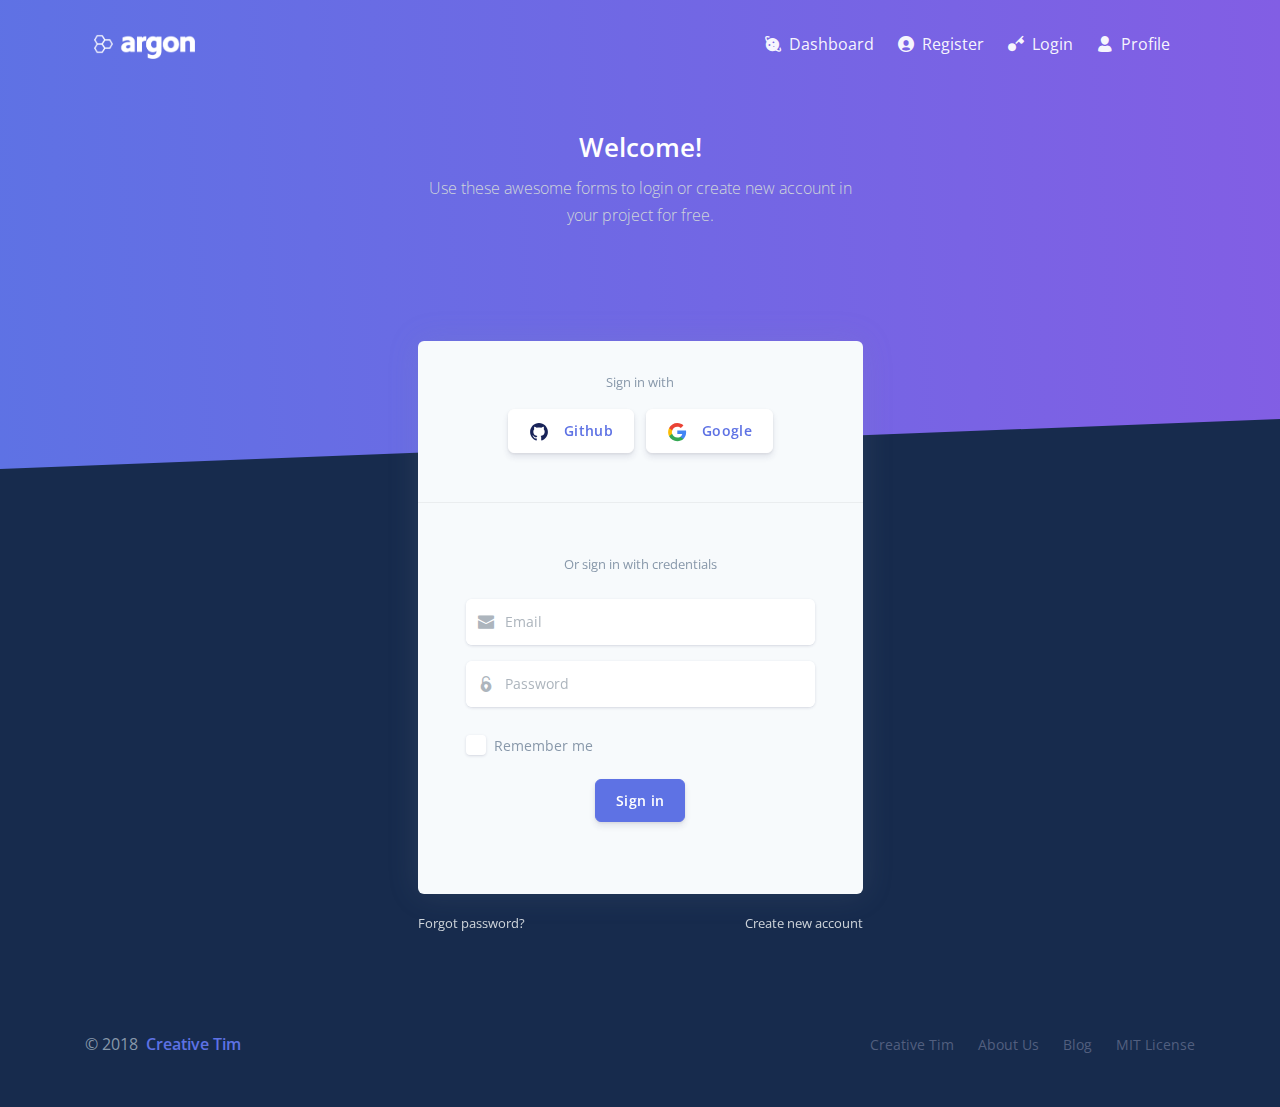
<file: dashboard/examples/login.html>
<!--

=========================================================
* Argon Dashboard - v1.1.2
=========================================================

* Product Page: https://www.creative-tim.com/product/argon-dashboard
* Copyright 2020 Creative Tim (https://www.creative-tim.com)
* Licensed under MIT (https://github.com/creativetimofficial/argon-dashboard/blob/master/LICENSE.md)

* Coded by Creative Tim

=========================================================

* The above copyright notice and this permission notice shall be included in all copies or substantial portions of the Software. -->
<!DOCTYPE html>
<html lang="en">

<head>
  <meta charset="utf-8" />
  <meta name="viewport" content="width=device-width, initial-scale=1, shrink-to-fit=no">
  <title>
    Argon Dashboard - Free Dashboard for Bootstrap 4 by Creative Tim
  </title>
  <!-- Favicon -->
  <link href="../assets/img/brand/favicon.png" rel="icon" type="image/png">
  <!-- Fonts -->
  <link href="https://fonts.googleapis.com/css?family=Open+Sans:300,400,600,700" rel="stylesheet">
  <!-- Icons -->
  <link href="../assets/js/plugins/nucleo/css/nucleo.css" rel="stylesheet" />
  <link href="../assets/js/plugins/@fortawesome/fontawesome-free/css/all.min.css" rel="stylesheet" />
  <!-- CSS Files -->
  <link href="../assets/css/argon-dashboard.css?v=1.1.2" rel="stylesheet" />
</head>

<body class="bg-default">
  <div class="main-content">
    <!-- Navbar -->
    <nav class="navbar navbar-top navbar-horizontal navbar-expand-md navbar-dark">
      <div class="container px-4">
        <a class="navbar-brand" href="../index.html">
          <img src="../assets/img/brand/white.png" />
        </a>
        <button class="navbar-toggler" type="button" data-toggle="collapse" data-target="#navbar-collapse-main" aria-controls="navbarSupportedContent" aria-expanded="false" aria-label="Toggle navigation">
          <span class="navbar-toggler-icon"></span>
        </button>
        <div class="collapse navbar-collapse" id="navbar-collapse-main">
          <!-- Collapse header -->
          <div class="navbar-collapse-header d-md-none">
            <div class="row">
              <div class="col-6 collapse-brand">
                <a href="../index.html">
                  <img src="../assets/img/brand/blue.png">
                </a>
              </div>
              <div class="col-6 collapse-close">
                <button type="button" class="navbar-toggler" data-toggle="collapse" data-target="#navbar-collapse-main" aria-controls="sidenav-main" aria-expanded="false" aria-label="Toggle sidenav">
                  <span></span>
                  <span></span>
                </button>
              </div>
            </div>
          </div>
          <!-- Navbar items -->
          <ul class="navbar-nav ml-auto">
            <li class="nav-item">
              <a class="nav-link nav-link-icon" href="../index.html">
                <i class="ni ni-planet"></i>
                <span class="nav-link-inner--text">Dashboard</span>
              </a>
            </li>
            <li class="nav-item">
              <a class="nav-link nav-link-icon" href="../examples/register.html">
                <i class="ni ni-circle-08"></i>
                <span class="nav-link-inner--text">Register</span>
              </a>
            </li>
            <li class="nav-item">
              <a class="nav-link nav-link-icon" href="../examples/login.html">
                <i class="ni ni-key-25"></i>
                <span class="nav-link-inner--text">Login</span>
              </a>
            </li>
            <li class="nav-item">
              <a class="nav-link nav-link-icon" href="../examples/profile.html">
                <i class="ni ni-single-02"></i>
                <span class="nav-link-inner--text">Profile</span>
              </a>
            </li>
          </ul>
        </div>
      </div>
    </nav>
    <!-- Header -->
    <div class="header bg-gradient-primary py-7 py-lg-8">
      <div class="container">
        <div class="header-body text-center mb-7">
          <div class="row justify-content-center">
            <div class="col-lg-5 col-md-6">
              <h1 class="text-white">Welcome!</h1>
              <p class="text-lead text-light">Use these awesome forms to login or create new account in your project for free.</p>
            </div>
          </div>
        </div>
      </div>
      <div class="separator separator-bottom separator-skew zindex-100">
        <svg x="0" y="0" viewBox="0 0 2560 100" preserveAspectRatio="none" version="1.1" xmlns="http://www.w3.org/2000/svg">
          <polygon class="fill-default" points="2560 0 2560 100 0 100"></polygon>
        </svg>
      </div>
    </div>
    <!-- Page content -->
    <div class="container mt--8 pb-5">
      <div class="row justify-content-center">
        <div class="col-lg-5 col-md-7">
          <div class="card bg-secondary shadow border-0">
            <div class="card-header bg-transparent pb-5">
              <div class="text-muted text-center mt-2 mb-3"><small>Sign in with</small></div>
              <div class="btn-wrapper text-center">
                <a href="#" class="btn btn-neutral btn-icon">
                  <span class="btn-inner--icon"><img src="../assets/img/icons/common/github.svg"></span>
                  <span class="btn-inner--text">Github</span>
                </a>
                <a href="#" class="btn btn-neutral btn-icon">
                  <span class="btn-inner--icon"><img src="../assets/img/icons/common/google.svg"></span>
                  <span class="btn-inner--text">Google</span>
                </a>
              </div>
            </div>
            <div class="card-body px-lg-5 py-lg-5">
              <div class="text-center text-muted mb-4">
                <small>Or sign in with credentials</small>
              </div>
              <form role="form">
                <div class="form-group mb-3">
                  <div class="input-group input-group-alternative">
                    <div class="input-group-prepend">
                      <span class="input-group-text"><i class="ni ni-email-83"></i></span>
                    </div>
                    <input class="form-control" placeholder="Email" type="email">
                  </div>
                </div>
                <div class="form-group">
                  <div class="input-group input-group-alternative">
                    <div class="input-group-prepend">
                      <span class="input-group-text"><i class="ni ni-lock-circle-open"></i></span>
                    </div>
                    <input class="form-control" placeholder="Password" type="password">
                  </div>
                </div>
                <div class="custom-control custom-control-alternative custom-checkbox">
                  <input class="custom-control-input" id=" customCheckLogin" type="checkbox">
                  <label class="custom-control-label" for=" customCheckLogin">
                    <span class="text-muted">Remember me</span>
                  </label>
                </div>
                <div class="text-center">
                  <button type="button" class="btn btn-primary my-4">Sign in</button>
                </div>
              </form>
            </div>
          </div>
          <div class="row mt-3">
            <div class="col-6">
              <a href="#" class="text-light"><small>Forgot password?</small></a>
            </div>
            <div class="col-6 text-right">
              <a href="#" class="text-light"><small>Create new account</small></a>
            </div>
          </div>
        </div>
      </div>
    </div>
    <footer class="py-5">
      <div class="container">
        <div class="row align-items-center justify-content-xl-between">
          <div class="col-xl-6">
            <div class="copyright text-center text-xl-left text-muted">
              © 2018 <a href="https://www.creative-tim.com" class="font-weight-bold ml-1" target="_blank">Creative Tim</a>
            </div>
          </div>
          <div class="col-xl-6">
            <ul class="nav nav-footer justify-content-center justify-content-xl-end">
              <li class="nav-item">
                <a href="https://www.creative-tim.com" class="nav-link" target="_blank">Creative Tim</a>
              </li>
              <li class="nav-item">
                <a href="https://www.creative-tim.com/presentation" class="nav-link" target="_blank">About Us</a>
              </li>
              <li class="nav-item">
                <a href="http://blog.creative-tim.com" class="nav-link" target="_blank">Blog</a>
              </li>
              <li class="nav-item">
                <a href="https://github.com/creativetimofficial/argon-dashboard/blob/master/LICENSE.md" class="nav-link" target="_blank">MIT License</a>
              </li>
            </ul>
          </div>
        </div>
      </div>
    </footer>
  </div>
  <!--   Core   -->
  <script src="../assets/js/plugins/jquery/dist/jquery.min.js"></script>
  <script src="../assets/js/plugins/bootstrap/dist/js/bootstrap.bundle.min.js"></script>
  <!--   Optional JS   -->
  <!--   Argon JS   -->
  <script src="../assets/js/argon-dashboard.min.js?v=1.1.2"></script>
  <script src="https://cdn.trackjs.com/agent/v3/latest/t.js"></script>
  <script>
    window.TrackJS &&
      TrackJS.install({
        token: "ee6fab19c5a04ac1a32a645abde4613a",
        application: "argon-dashboard-free"
      });
  </script>
</body>

</html>
</file>
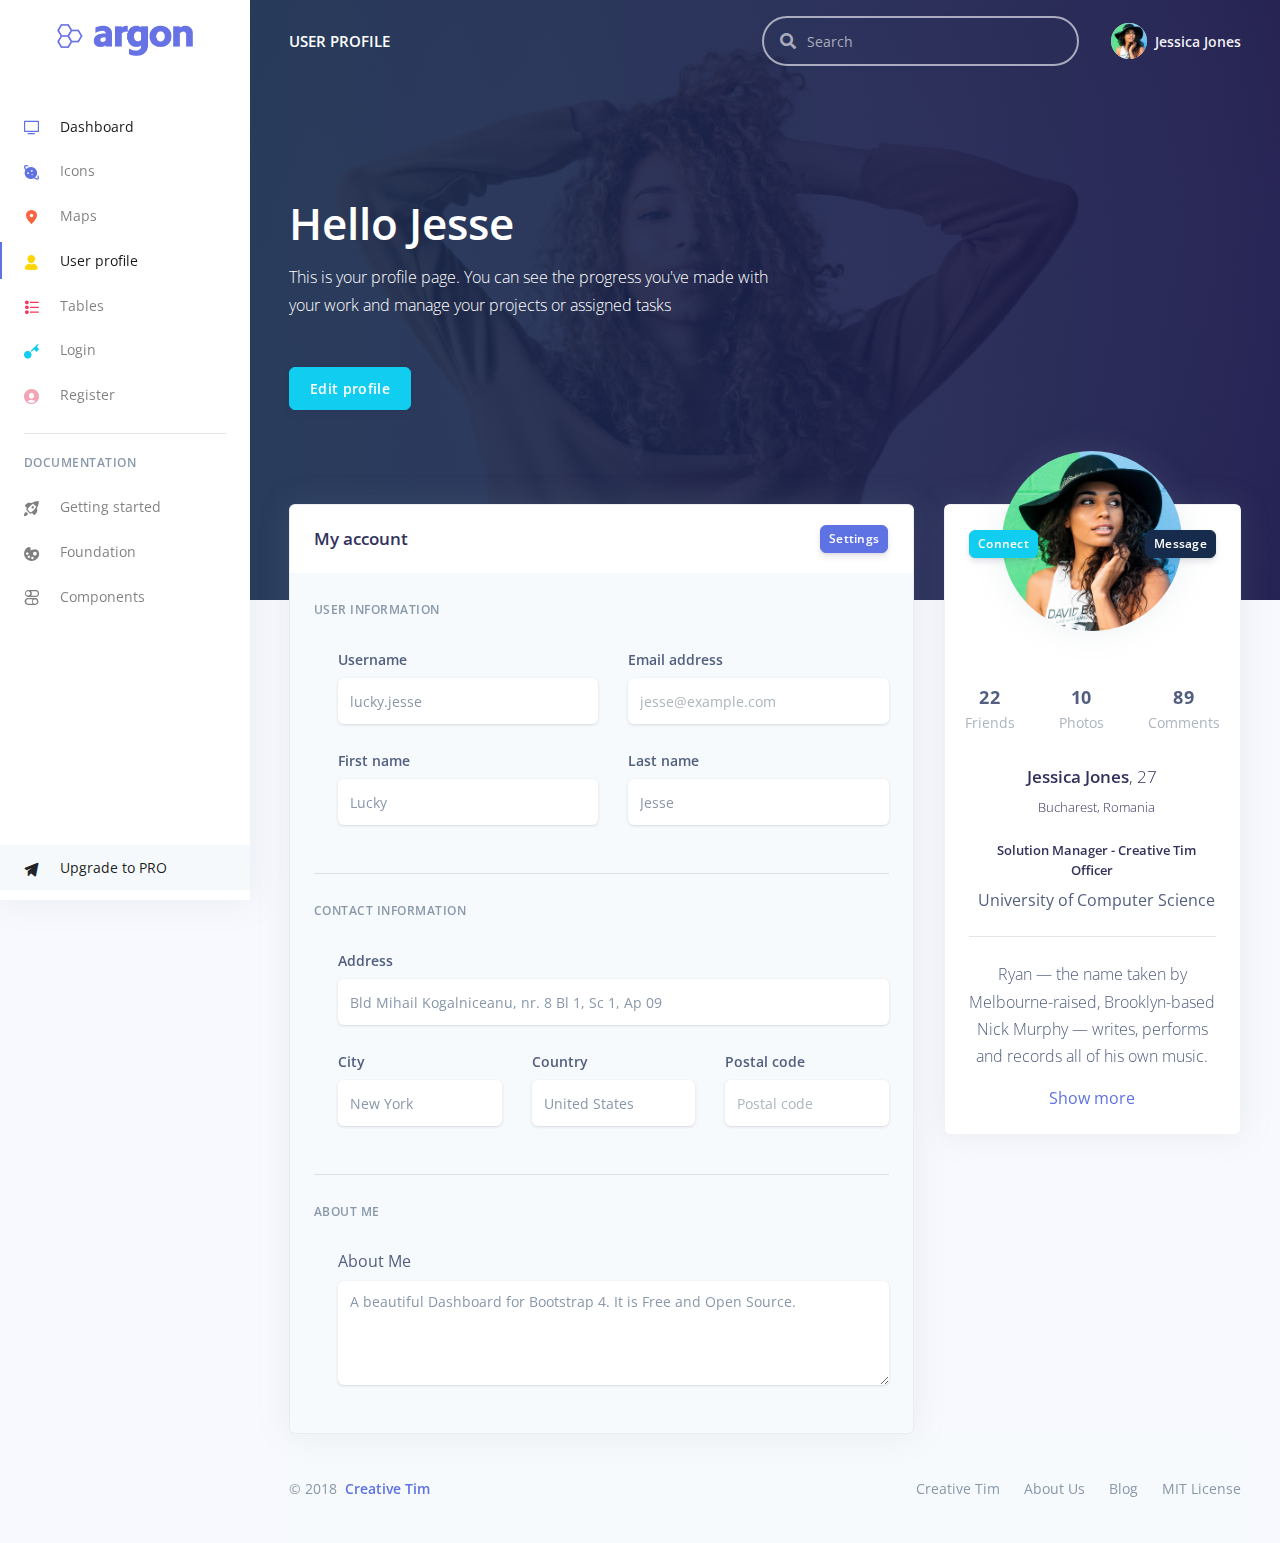
<file: dashboard/examples/profile.html>
<!--

=========================================================
* Argon Dashboard - v1.1.2
=========================================================

* Product Page: https://www.creative-tim.com/product/argon-dashboard
* Copyright 2020 Creative Tim (https://www.creative-tim.com)
* Licensed under MIT (https://github.com/creativetimofficial/argon-dashboard/blob/master/LICENSE.md)

* Coded by Creative Tim

=========================================================

* The above copyright notice and this permission notice shall be included in all copies or substantial portions of the Software. -->
<!DOCTYPE html>
<html lang="en">

<head>
  <meta charset="utf-8" />
  <meta name="viewport" content="width=device-width, initial-scale=1, shrink-to-fit=no">
  <title>
    Argon Dashboard - Free Dashboard for Bootstrap 4 by Creative Tim
  </title>
  <!-- Favicon -->
  <link href="../assets/img/brand/favicon.png" rel="icon" type="image/png">
  <!-- Fonts -->
  <link href="https://fonts.googleapis.com/css?family=Open+Sans:300,400,600,700" rel="stylesheet">
  <!-- Icons -->
  <link href="../assets/js/plugins/nucleo/css/nucleo.css" rel="stylesheet" />
  <link href="../assets/js/plugins/@fortawesome/fontawesome-free/css/all.min.css" rel="stylesheet" />
  <!-- CSS Files -->
  <link href="../assets/css/argon-dashboard.css?v=1.1.2" rel="stylesheet" />
</head>

<body class="">
  <nav class="navbar navbar-vertical fixed-left navbar-expand-md navbar-light bg-white" id="sidenav-main">
    <div class="container-fluid">
      <!-- Toggler -->
      <button class="navbar-toggler" type="button" data-toggle="collapse" data-target="#sidenav-collapse-main" aria-controls="sidenav-main" aria-expanded="false" aria-label="Toggle navigation">
        <span class="navbar-toggler-icon"></span>
      </button>
      <!-- Brand -->
      <a class="navbar-brand pt-0" href="../index.html">
        <img src="../assets/img/brand/blue.png" class="navbar-brand-img" alt="...">
      </a>
      <!-- User -->
      <ul class="nav align-items-center d-md-none">
        <li class="nav-item dropdown">
          <a class="nav-link nav-link-icon" href="#" role="button" data-toggle="dropdown" aria-haspopup="true" aria-expanded="false">
            <i class="ni ni-bell-55"></i>
          </a>
          <div class="dropdown-menu dropdown-menu-arrow dropdown-menu-right" aria-labelledby="navbar-default_dropdown_1">
            <a class="dropdown-item" href="#">Action</a>
            <a class="dropdown-item" href="#">Another action</a>
            <div class="dropdown-divider"></div>
            <a class="dropdown-item" href="#">Something else here</a>
          </div>
        </li>
        <li class="nav-item dropdown">
          <a class="nav-link" href="#" role="button" data-toggle="dropdown" aria-haspopup="true" aria-expanded="false">
            <div class="media align-items-center">
              <span class="avatar avatar-sm rounded-circle">
                <img alt="Image placeholder" src="../assets/img/theme/team-1-800x800.jpg
">
              </span>
            </div>
          </a>
          <div class="dropdown-menu dropdown-menu-arrow dropdown-menu-right">
            <div class=" dropdown-header noti-title">
              <h6 class="text-overflow m-0">Welcome!</h6>
            </div>
            <a href="../examples/profile.html" class="dropdown-item">
              <i class="ni ni-single-02"></i>
              <span>My profile</span>
            </a>
            <a href="../examples/profile.html" class="dropdown-item">
              <i class="ni ni-settings-gear-65"></i>
              <span>Settings</span>
            </a>
            <a href="../examples/profile.html" class="dropdown-item">
              <i class="ni ni-calendar-grid-58"></i>
              <span>Activity</span>
            </a>
            <a href="../examples/profile.html" class="dropdown-item">
              <i class="ni ni-support-16"></i>
              <span>Support</span>
            </a>
            <div class="dropdown-divider"></div>
            <a href="#!" class="dropdown-item">
              <i class="ni ni-user-run"></i>
              <span>Logout</span>
            </a>
          </div>
        </li>
      </ul>
      <!-- Collapse -->
      <div class="collapse navbar-collapse" id="sidenav-collapse-main">
        <!-- Collapse header -->
        <div class="navbar-collapse-header d-md-none">
          <div class="row">
            <div class="col-6 collapse-brand">
              <a href="../index.html">
                <img src="../assets/img/brand/blue.png">
              </a>
            </div>
            <div class="col-6 collapse-close">
              <button type="button" class="navbar-toggler" data-toggle="collapse" data-target="#sidenav-collapse-main" aria-controls="sidenav-main" aria-expanded="false" aria-label="Toggle sidenav">
                <span></span>
                <span></span>
              </button>
            </div>
          </div>
        </div>
        <!-- Form -->
        <form class="mt-4 mb-3 d-md-none">
          <div class="input-group input-group-rounded input-group-merge">
            <input type="search" class="form-control form-control-rounded form-control-prepended" placeholder="Search" aria-label="Search">
            <div class="input-group-prepend">
              <div class="input-group-text">
                <span class="fa fa-search"></span>
              </div>
            </div>
          </div>
        </form>
        <!-- Navigation -->
        <ul class="navbar-nav">
          <li class="nav-item  active ">
            <a class="nav-link " href="../index.html">
              <i class="ni ni-tv-2 text-primary"></i> Dashboard
            </a>
          </li>
          <li class="nav-item">
            <a class="nav-link " href="../examples/icons.html">
              <i class="ni ni-planet text-blue"></i> Icons
            </a>
          </li>
          <li class="nav-item">
            <a class="nav-link " href="../examples/maps.html">
              <i class="ni ni-pin-3 text-orange"></i> Maps
            </a>
          </li>
          <li class="nav-item">
            <a class="nav-link  active " href="../examples/profile.html">
              <i class="ni ni-single-02 text-yellow"></i> User profile
            </a>
          </li>
          <li class="nav-item">
            <a class="nav-link " href="../examples/tables.html">
              <i class="ni ni-bullet-list-67 text-red"></i> Tables
            </a>
          </li>
          <li class="nav-item">
            <a class="nav-link" href="../examples/login.html">
              <i class="ni ni-key-25 text-info"></i> Login
            </a>
          </li>
          <li class="nav-item">
            <a class="nav-link" href="../examples/register.html">
              <i class="ni ni-circle-08 text-pink"></i> Register
            </a>
          </li>
        </ul>
        <!-- Divider -->
        <hr class="my-3">
        <!-- Heading -->
        <h6 class="navbar-heading text-muted">Documentation</h6>
        <!-- Navigation -->
        <ul class="navbar-nav mb-md-3">
          <li class="nav-item">
            <a class="nav-link" href="https://demos.creative-tim.com/argon-dashboard/docs/getting-started/overview.html">
              <i class="ni ni-spaceship"></i> Getting started
            </a>
          </li>
          <li class="nav-item">
            <a class="nav-link" href="https://demos.creative-tim.com/argon-dashboard/docs/foundation/colors.html">
              <i class="ni ni-palette"></i> Foundation
            </a>
          </li>
          <li class="nav-item">
            <a class="nav-link" href="https://demos.creative-tim.com/argon-dashboard/docs/components/alerts.html">
              <i class="ni ni-ui-04"></i> Components
            </a>
          </li>
        </ul>
        <ul class="navbar-nav">
          <li class="nav-item active active-pro">
            <a class="nav-link" href="../examples/upgrade.html">
              <i class="ni ni-send text-dark"></i> Upgrade to PRO
            </a>
          </li>
        </ul>
      </div>
    </div>
  </nav>
  <div class="main-content">
    <!-- Navbar -->
    <nav class="navbar navbar-top navbar-expand-md navbar-dark" id="navbar-main">
      <div class="container-fluid">
        <!-- Brand -->
        <a class="h4 mb-0 text-white text-uppercase d-none d-lg-inline-block" href="../index.html">User Profile</a>
        <!-- Form -->
        <form class="navbar-search navbar-search-dark form-inline mr-3 d-none d-md-flex ml-lg-auto">
          <div class="form-group mb-0">
            <div class="input-group input-group-alternative">
              <div class="input-group-prepend">
                <span class="input-group-text"><i class="fas fa-search"></i></span>
              </div>
              <input class="form-control" placeholder="Search" type="text">
            </div>
          </div>
        </form>
        <!-- User -->
        <ul class="navbar-nav align-items-center d-none d-md-flex">
          <li class="nav-item dropdown">
            <a class="nav-link pr-0" href="#" role="button" data-toggle="dropdown" aria-haspopup="true" aria-expanded="false">
              <div class="media align-items-center">
                <span class="avatar avatar-sm rounded-circle">
                  <img alt="Image placeholder" src="../assets/img/theme/team-4-800x800.jpg">
                </span>
                <div class="media-body ml-2 d-none d-lg-block">
                  <span class="mb-0 text-sm  font-weight-bold">Jessica Jones</span>
                </div>
              </div>
            </a>
            <div class="dropdown-menu dropdown-menu-arrow dropdown-menu-right">
              <div class=" dropdown-header noti-title">
                <h6 class="text-overflow m-0">Welcome!</h6>
              </div>
              <a href="../examples/profile.html" class="dropdown-item">
                <i class="ni ni-single-02"></i>
                <span>My profile</span>
              </a>
              <a href="../examples/profile.html" class="dropdown-item">
                <i class="ni ni-settings-gear-65"></i>
                <span>Settings</span>
              </a>
              <a href="../examples/profile.html" class="dropdown-item">
                <i class="ni ni-calendar-grid-58"></i>
                <span>Activity</span>
              </a>
              <a href="../examples/profile.html" class="dropdown-item">
                <i class="ni ni-support-16"></i>
                <span>Support</span>
              </a>
              <div class="dropdown-divider"></div>
              <a href="#!" class="dropdown-item">
                <i class="ni ni-user-run"></i>
                <span>Logout</span>
              </a>
            </div>
          </li>
        </ul>
      </div>
    </nav>
    <!-- End Navbar -->
    <!-- Header -->
    <div class="header pb-8 pt-5 pt-lg-8 d-flex align-items-center" style="min-height: 600px; background-image: url(../assets/img/theme/profile-cover.jpg); background-size: cover; background-position: center top;">
      <!-- Mask -->
      <span class="mask bg-gradient-default opacity-8"></span>
      <!-- Header container -->
      <div class="container-fluid d-flex align-items-center">
        <div class="row">
          <div class="col-lg-7 col-md-10">
            <h1 class="display-2 text-white">Hello Jesse</h1>
            <p class="text-white mt-0 mb-5">This is your profile page. You can see the progress you've made with your work and manage your projects or assigned tasks</p>
            <a href="#!" class="btn btn-info">Edit profile</a>
          </div>
        </div>
      </div>
    </div>
    <!-- Page content -->
    <div class="container-fluid mt--7">
      <div class="row">
        <div class="col-xl-4 order-xl-2 mb-5 mb-xl-0">
          <div class="card card-profile shadow">
            <div class="row justify-content-center">
              <div class="col-lg-3 order-lg-2">
                <div class="card-profile-image">
                  <a href="#">
                    <img src="../assets/img/theme/team-4-800x800.jpg" class="rounded-circle">
                  </a>
                </div>
              </div>
            </div>
            <div class="card-header text-center border-0 pt-8 pt-md-4 pb-0 pb-md-4">
              <div class="d-flex justify-content-between">
                <a href="#" class="btn btn-sm btn-info mr-4">Connect</a>
                <a href="#" class="btn btn-sm btn-default float-right">Message</a>
              </div>
            </div>
            <div class="card-body pt-0 pt-md-4">
              <div class="row">
                <div class="col">
                  <div class="card-profile-stats d-flex justify-content-center mt-md-5">
                    <div>
                      <span class="heading">22</span>
                      <span class="description">Friends</span>
                    </div>
                    <div>
                      <span class="heading">10</span>
                      <span class="description">Photos</span>
                    </div>
                    <div>
                      <span class="heading">89</span>
                      <span class="description">Comments</span>
                    </div>
                  </div>
                </div>
              </div>
              <div class="text-center">
                <h3>
                  Jessica Jones<span class="font-weight-light">, 27</span>
                </h3>
                <div class="h5 font-weight-300">
                  <i class="ni location_pin mr-2"></i>Bucharest, Romania
                </div>
                <div class="h5 mt-4">
                  <i class="ni business_briefcase-24 mr-2"></i>Solution Manager - Creative Tim Officer
                </div>
                <div>
                  <i class="ni education_hat mr-2"></i>University of Computer Science
                </div>
                <hr class="my-4" />
                <p>Ryan — the name taken by Melbourne-raised, Brooklyn-based Nick Murphy — writes, performs and records all of his own music.</p>
                <a href="#">Show more</a>
              </div>
            </div>
          </div>
        </div>
        <div class="col-xl-8 order-xl-1">
          <div class="card bg-secondary shadow">
            <div class="card-header bg-white border-0">
              <div class="row align-items-center">
                <div class="col-8">
                  <h3 class="mb-0">My account</h3>
                </div>
                <div class="col-4 text-right">
                  <a href="#!" class="btn btn-sm btn-primary">Settings</a>
                </div>
              </div>
            </div>
            <div class="card-body">
              <form>
                <h6 class="heading-small text-muted mb-4">User information</h6>
                <div class="pl-lg-4">
                  <div class="row">
                    <div class="col-lg-6">
                      <div class="form-group">
                        <label class="form-control-label" for="input-username">Username</label>
                        <input type="text" id="input-username" class="form-control form-control-alternative" placeholder="Username" value="lucky.jesse">
                      </div>
                    </div>
                    <div class="col-lg-6">
                      <div class="form-group">
                        <label class="form-control-label" for="input-email">Email address</label>
                        <input type="email" id="input-email" class="form-control form-control-alternative" placeholder="jesse@example.com">
                      </div>
                    </div>
                  </div>
                  <div class="row">
                    <div class="col-lg-6">
                      <div class="form-group">
                        <label class="form-control-label" for="input-first-name">First name</label>
                        <input type="text" id="input-first-name" class="form-control form-control-alternative" placeholder="First name" value="Lucky">
                      </div>
                    </div>
                    <div class="col-lg-6">
                      <div class="form-group">
                        <label class="form-control-label" for="input-last-name">Last name</label>
                        <input type="text" id="input-last-name" class="form-control form-control-alternative" placeholder="Last name" value="Jesse">
                      </div>
                    </div>
                  </div>
                </div>
                <hr class="my-4" />
                <!-- Address -->
                <h6 class="heading-small text-muted mb-4">Contact information</h6>
                <div class="pl-lg-4">
                  <div class="row">
                    <div class="col-md-12">
                      <div class="form-group">
                        <label class="form-control-label" for="input-address">Address</label>
                        <input id="input-address" class="form-control form-control-alternative" placeholder="Home Address" value="Bld Mihail Kogalniceanu, nr. 8 Bl 1, Sc 1, Ap 09" type="text">
                      </div>
                    </div>
                  </div>
                  <div class="row">
                    <div class="col-lg-4">
                      <div class="form-group">
                        <label class="form-control-label" for="input-city">City</label>
                        <input type="text" id="input-city" class="form-control form-control-alternative" placeholder="City" value="New York">
                      </div>
                    </div>
                    <div class="col-lg-4">
                      <div class="form-group">
                        <label class="form-control-label" for="input-country">Country</label>
                        <input type="text" id="input-country" class="form-control form-control-alternative" placeholder="Country" value="United States">
                      </div>
                    </div>
                    <div class="col-lg-4">
                      <div class="form-group">
                        <label class="form-control-label" for="input-country">Postal code</label>
                        <input type="number" id="input-postal-code" class="form-control form-control-alternative" placeholder="Postal code">
                      </div>
                    </div>
                  </div>
                </div>
                <hr class="my-4" />
                <!-- Description -->
                <h6 class="heading-small text-muted mb-4">About me</h6>
                <div class="pl-lg-4">
                  <div class="form-group">
                    <label>About Me</label>
                    <textarea rows="4" class="form-control form-control-alternative" placeholder="A few words about you ...">A beautiful Dashboard for Bootstrap 4. It is Free and Open Source.</textarea>
                  </div>
                </div>
              </form>
            </div>
          </div>
        </div>
      </div>
      <!-- Footer -->
      <footer class="footer">
        <div class="row align-items-center justify-content-xl-between">
          <div class="col-xl-6">
            <div class="copyright text-center text-xl-left text-muted">
              &copy; 2018 <a href="https://www.creative-tim.com" class="font-weight-bold ml-1" target="_blank">Creative Tim</a>
            </div>
          </div>
          <div class="col-xl-6">
            <ul class="nav nav-footer justify-content-center justify-content-xl-end">
              <li class="nav-item">
                <a href="https://www.creative-tim.com" class="nav-link" target="_blank">Creative Tim</a>
              </li>
              <li class="nav-item">
                <a href="https://www.creative-tim.com/presentation" class="nav-link" target="_blank">About Us</a>
              </li>
              <li class="nav-item">
                <a href="http://blog.creative-tim.com" class="nav-link" target="_blank">Blog</a>
              </li>
              <li class="nav-item">
                <a href="https://github.com/creativetimofficial/argon-dashboard/blob/master/LICENSE.md" class="nav-link" target="_blank">MIT License</a>
              </li>
            </ul>
          </div>
        </div>
      </footer>
    </div>
  </div>
  <!--   Core   -->
  <script src="../assets/js/plugins/jquery/dist/jquery.min.js"></script>
  <script src="../assets/js/plugins/bootstrap/dist/js/bootstrap.bundle.min.js"></script>
  <!--   Optional JS   -->
  <!--   Argon JS   -->
  <script src="../assets/js/argon-dashboard.min.js?v=1.1.2"></script>
  <script src="https://cdn.trackjs.com/agent/v3/latest/t.js"></script>
  <script>
    window.TrackJS &&
      TrackJS.install({
        token: "ee6fab19c5a04ac1a32a645abde4613a",
        application: "argon-dashboard-free"
      });
  </script>
</body>

</html>
</file>
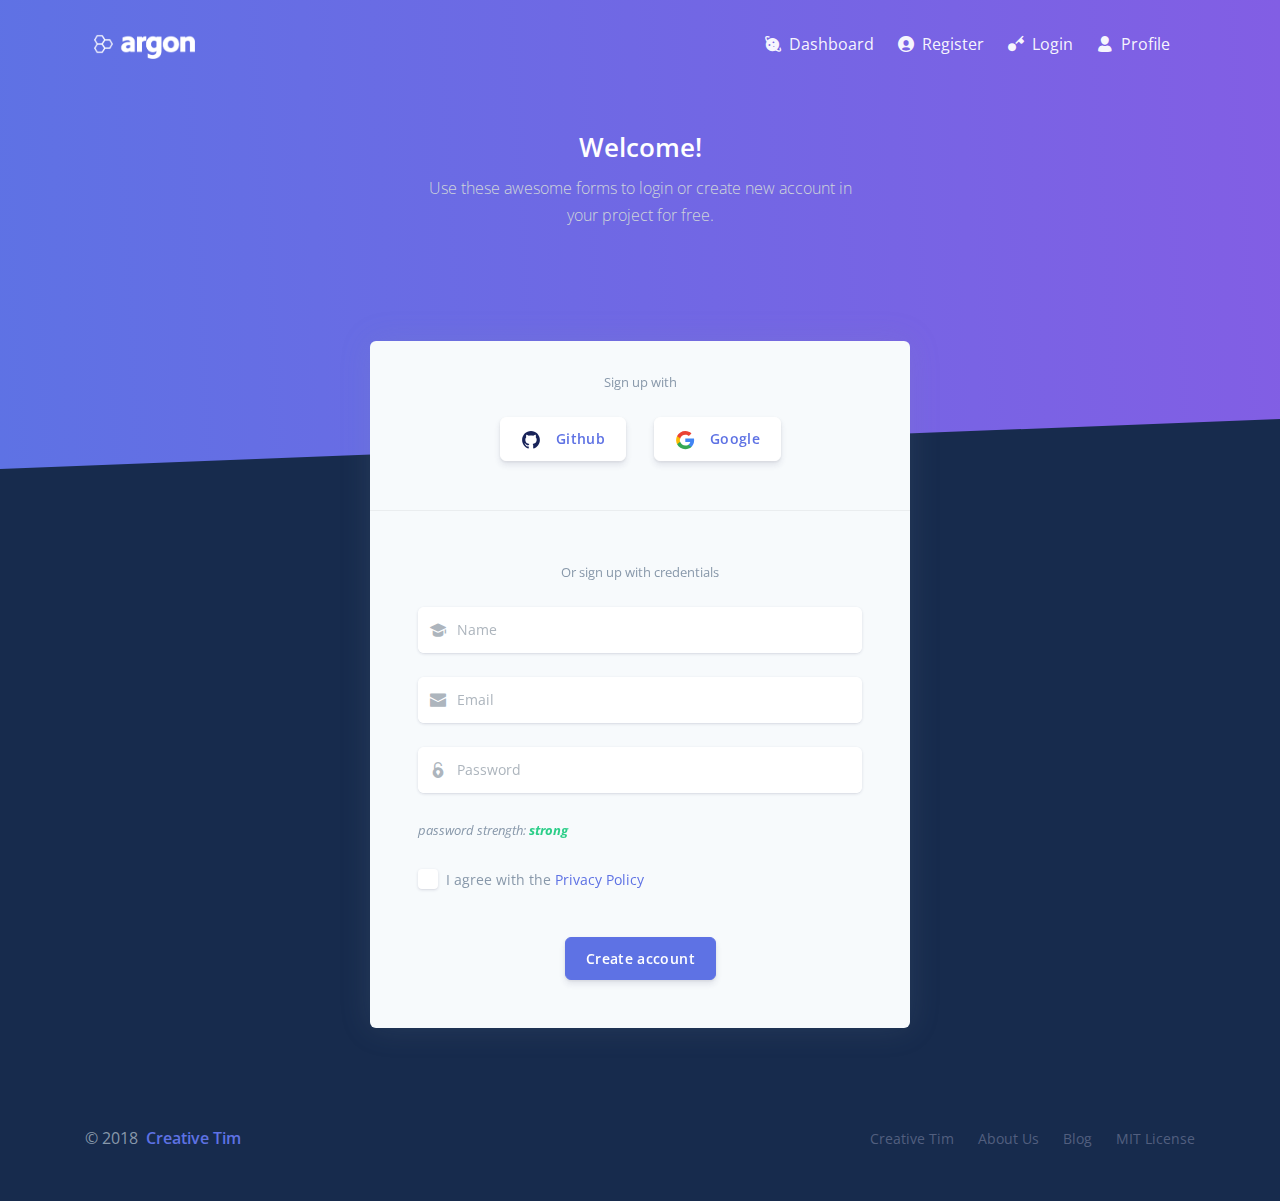
<file: dashboard/examples/register.html>
<!--

=========================================================
* Argon Dashboard - v1.1.2
=========================================================

* Product Page: https://www.creative-tim.com/product/argon-dashboard
* Copyright 2020 Creative Tim (https://www.creative-tim.com)
* Licensed under MIT (https://github.com/creativetimofficial/argon-dashboard/blob/master/LICENSE.md)

* Coded by Creative Tim

=========================================================

* The above copyright notice and this permission notice shall be included in all copies or substantial portions of the Software. -->
<!DOCTYPE html>
<html lang="en">

<head>
  <meta charset="utf-8" />
  <meta name="viewport" content="width=device-width, initial-scale=1, shrink-to-fit=no">
  <title>
    Argon Dashboard - Free Dashboard for Bootstrap 4 by Creative Tim
  </title>
  <!-- Favicon -->
  <link href="../assets/img/brand/favicon.png" rel="icon" type="image/png">
  <!-- Fonts -->
  <link href="https://fonts.googleapis.com/css?family=Open+Sans:300,400,600,700" rel="stylesheet">
  <!-- Icons -->
  <link href="../assets/js/plugins/nucleo/css/nucleo.css" rel="stylesheet" />
  <link href="../assets/js/plugins/@fortawesome/fontawesome-free/css/all.min.css" rel="stylesheet" />
  <!-- CSS Files -->
  <link href="../assets/css/argon-dashboard.css?v=1.1.2" rel="stylesheet" />
</head>

<body class="bg-default">
  <div class="main-content">
    <!-- Navbar -->
    <nav class="navbar navbar-top navbar-horizontal navbar-expand-md navbar-dark">
      <div class="container px-4">
        <a class="navbar-brand" href="../index.html">
          <img src="../assets/img/brand/white.png" />
        </a>
        <button class="navbar-toggler" type="button" data-toggle="collapse" data-target="#navbar-collapse-main" aria-controls="navbarSupportedContent" aria-expanded="false" aria-label="Toggle navigation">
          <span class="navbar-toggler-icon"></span>
        </button>
        <div class="collapse navbar-collapse" id="navbar-collapse-main">
          <!-- Collapse header -->
          <div class="navbar-collapse-header d-md-none">
            <div class="row">
              <div class="col-6 collapse-brand">
                <a href="../index.html">
                  <img src="../assets/img/brand/blue.png">
                </a>
              </div>
              <div class="col-6 collapse-close">
                <button type="button" class="navbar-toggler" data-toggle="collapse" data-target="#navbar-collapse-main" aria-controls="sidenav-main" aria-expanded="false" aria-label="Toggle sidenav">
                  <span></span>
                  <span></span>
                </button>
              </div>
            </div>
          </div>
          <!-- Navbar items -->
          <ul class="navbar-nav ml-auto">
            <li class="nav-item">
              <a class="nav-link nav-link-icon" href="../index.html">
                <i class="ni ni-planet"></i>
                <span class="nav-link-inner--text">Dashboard</span>
              </a>
            </li>
            <li class="nav-item">
              <a class="nav-link nav-link-icon" href="../examples/register.html">
                <i class="ni ni-circle-08"></i>
                <span class="nav-link-inner--text">Register</span>
              </a>
            </li>
            <li class="nav-item">
              <a class="nav-link nav-link-icon" href="../examples/login.html">
                <i class="ni ni-key-25"></i>
                <span class="nav-link-inner--text">Login</span>
              </a>
            </li>
            <li class="nav-item">
              <a class="nav-link nav-link-icon" href="../examples/profile.html">
                <i class="ni ni-single-02"></i>
                <span class="nav-link-inner--text">Profile</span>
              </a>
            </li>
          </ul>
        </div>
      </div>
    </nav>
    <!-- Header -->
    <div class="header bg-gradient-primary py-7 py-lg-8">
      <div class="container">
        <div class="header-body text-center mb-7">
          <div class="row justify-content-center">
            <div class="col-lg-5 col-md-6">
              <h1 class="text-white">Welcome!</h1>
              <p class="text-lead text-light">Use these awesome forms to login or create new account in your project for free.</p>
            </div>
          </div>
        </div>
      </div>
      <div class="separator separator-bottom separator-skew zindex-100">
        <svg x="0" y="0" viewBox="0 0 2560 100" preserveAspectRatio="none" version="1.1" xmlns="http://www.w3.org/2000/svg">
          <polygon class="fill-default" points="2560 0 2560 100 0 100"></polygon>
        </svg>
      </div>
    </div>
    <!-- Page content -->
    <div class="container mt--8 pb-5">
      <!-- Table -->
      <div class="row justify-content-center">
        <div class="col-lg-6 col-md-8">
          <div class="card bg-secondary shadow border-0">
            <div class="card-header bg-transparent pb-5">
              <div class="text-muted text-center mt-2 mb-4"><small>Sign up with</small></div>
              <div class="text-center">
                <a href="#" class="btn btn-neutral btn-icon mr-4">
                  <span class="btn-inner--icon"><img src="../assets/img/icons/common/github.svg"></span>
                  <span class="btn-inner--text">Github</span>
                </a>
                <a href="#" class="btn btn-neutral btn-icon">
                  <span class="btn-inner--icon"><img src="../assets/img/icons/common/google.svg"></span>
                  <span class="btn-inner--text">Google</span>
                </a>
              </div>
            </div>
            <div class="card-body px-lg-5 py-lg-5">
              <div class="text-center text-muted mb-4">
                <small>Or sign up with credentials</small>
              </div>
              <form role="form">
                <div class="form-group">
                  <div class="input-group input-group-alternative mb-3">
                    <div class="input-group-prepend">
                      <span class="input-group-text"><i class="ni ni-hat-3"></i></span>
                    </div>
                    <input class="form-control" placeholder="Name" type="text">
                  </div>
                </div>
                <div class="form-group">
                  <div class="input-group input-group-alternative mb-3">
                    <div class="input-group-prepend">
                      <span class="input-group-text"><i class="ni ni-email-83"></i></span>
                    </div>
                    <input class="form-control" placeholder="Email" type="email">
                  </div>
                </div>
                <div class="form-group">
                  <div class="input-group input-group-alternative">
                    <div class="input-group-prepend">
                      <span class="input-group-text"><i class="ni ni-lock-circle-open"></i></span>
                    </div>
                    <input class="form-control" placeholder="Password" type="password">
                  </div>
                </div>
                <div class="text-muted font-italic"><small>password strength: <span class="text-success font-weight-700">strong</span></small></div>
                <div class="row my-4">
                  <div class="col-12">
                    <div class="custom-control custom-control-alternative custom-checkbox">
                      <input class="custom-control-input" id="customCheckRegister" type="checkbox">
                      <label class="custom-control-label" for="customCheckRegister">
                        <span class="text-muted">I agree with the <a href="#!">Privacy Policy</a></span>
                      </label>
                    </div>
                  </div>
                </div>
                <div class="text-center">
                  <button type="button" class="btn btn-primary mt-4">Create account</button>
                </div>
              </form>
            </div>
          </div>
        </div>
      </div>
    </div>
  </div>
  <!-- Footer -->
  <footer class="py-5">
    <div class="container">
      <div class="row align-items-center justify-content-xl-between">
        <div class="col-xl-6">
          <div class="copyright text-center text-xl-left text-muted">
            &copy; 2018 <a href="https://www.creative-tim.com" class="font-weight-bold ml-1" target="_blank">Creative Tim</a>
          </div>
        </div>
        <div class="col-xl-6">
          <ul class="nav nav-footer justify-content-center justify-content-xl-end">
            <li class="nav-item">
              <a href="https://www.creative-tim.com" class="nav-link" target="_blank">Creative Tim</a>
            </li>
            <li class="nav-item">
              <a href="https://www.creative-tim.com/presentation" class="nav-link" target="_blank">About Us</a>
            </li>
            <li class="nav-item">
              <a href="http://blog.creative-tim.com" class="nav-link" target="_blank">Blog</a>
            </li>
            <li class="nav-item">
              <a href="https://github.com/creativetimofficial/argon-dashboard/blob/master/LICENSE.md" class="nav-link" target="_blank">MIT License</a>
            </li>
          </ul>
        </div>
      </div>
    </div>
  </footer>
  </div>
  <!--   Core   -->
  <script src="../assets/js/plugins/jquery/dist/jquery.min.js"></script>
  <script src="../assets/js/plugins/bootstrap/dist/js/bootstrap.bundle.min.js"></script>
  <!--   Optional JS   -->
  <!--   Argon JS   -->
  <script src="../assets/js/argon-dashboard.min.js?v=1.1.2"></script>
  <script src="https://cdn.trackjs.com/agent/v3/latest/t.js"></script>
  <script>
    window.TrackJS &&
      TrackJS.install({
        token: "ee6fab19c5a04ac1a32a645abde4613a",
        application: "argon-dashboard-free"
      });
  </script>
</body>

</html>
</file>
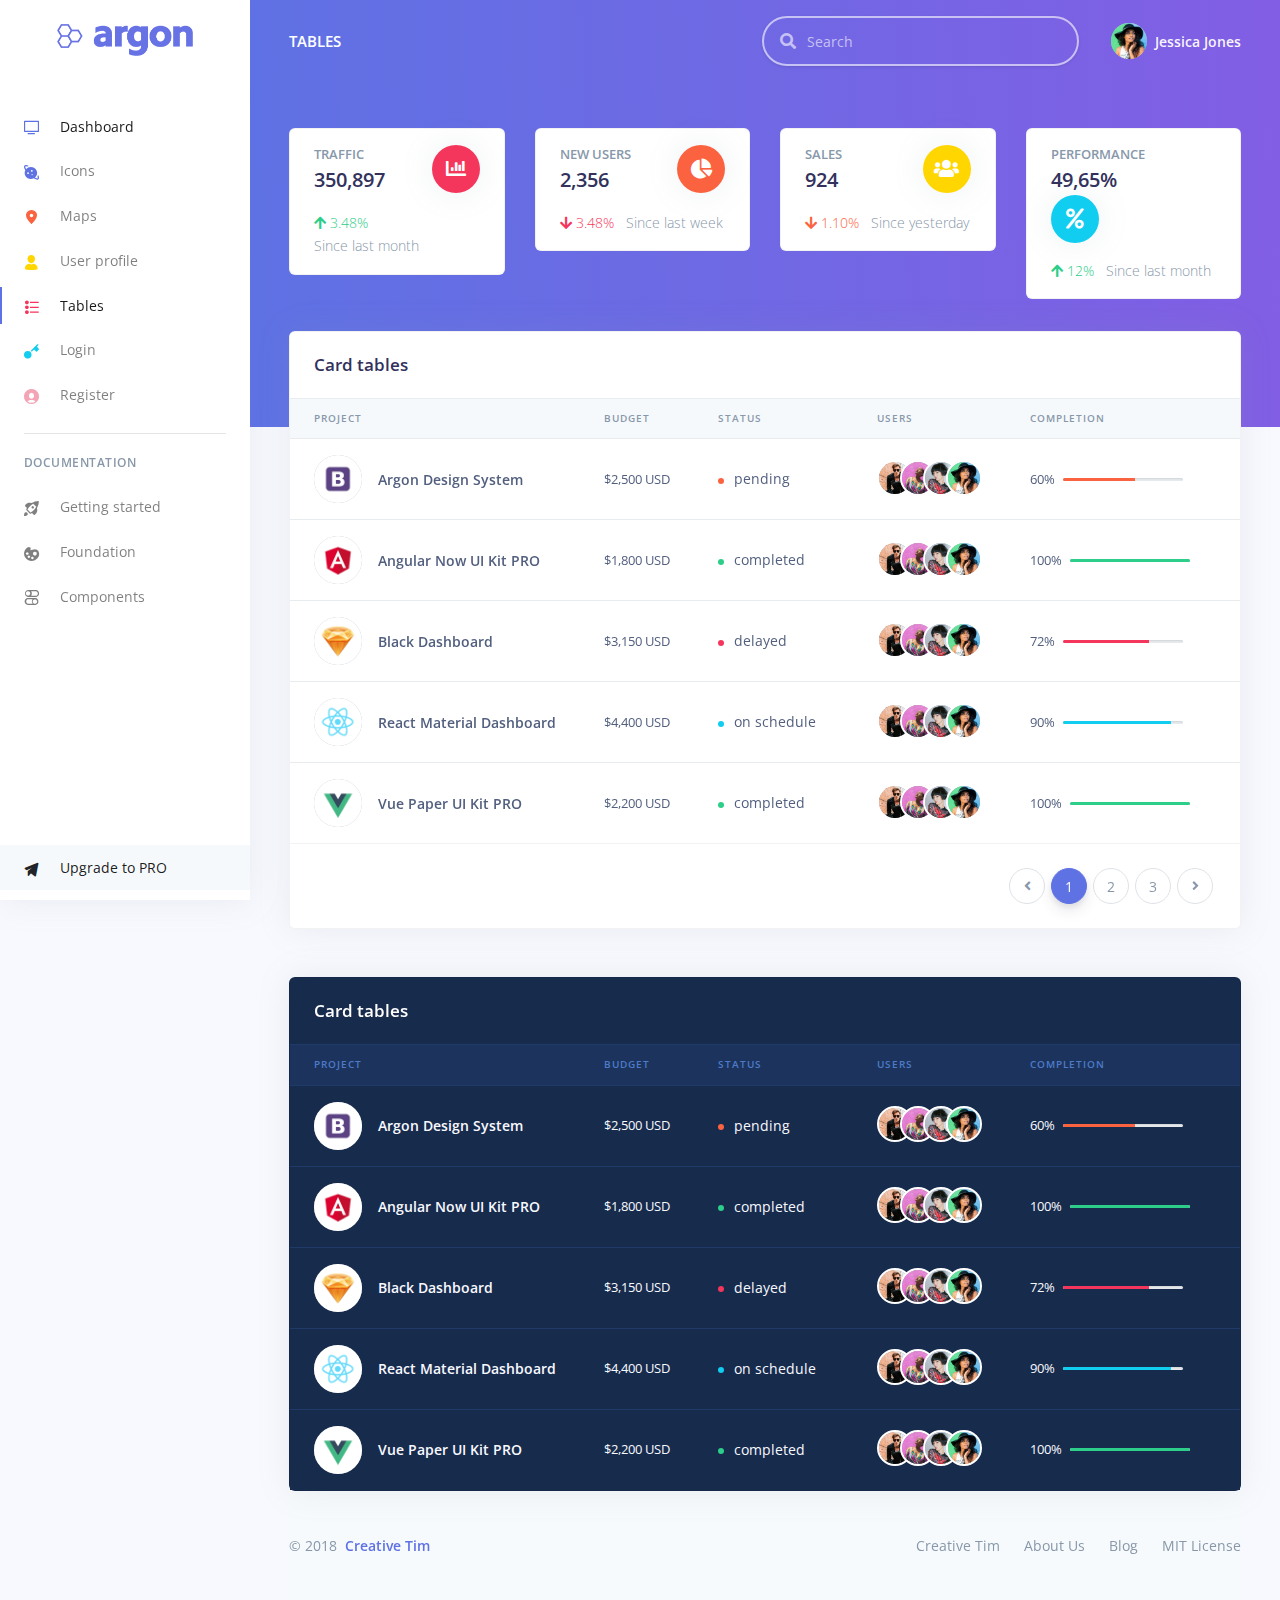
<file: dashboard/examples/tables.html>
<!--

=========================================================
* Argon Dashboard - v1.1.2
=========================================================

* Product Page: https://www.creative-tim.com/product/argon-dashboard
* Copyright 2020 Creative Tim (https://www.creative-tim.com)
* Licensed under MIT (https://github.com/creativetimofficial/argon-dashboard/blob/master/LICENSE.md)

* Coded by Creative Tim

=========================================================

* The above copyright notice and this permission notice shall be included in all copies or substantial portions of the Software. -->
<!DOCTYPE html>
<html lang="en">

<head>
  <meta charset="utf-8" />
  <meta name="viewport" content="width=device-width, initial-scale=1, shrink-to-fit=no">
  <title>
    Argon Dashboard - Free Dashboard for Bootstrap 4 by Creative Tim
  </title>
  <!-- Favicon -->
  <link href="../assets/img/brand/favicon.png" rel="icon" type="image/png">
  <!-- Fonts -->
  <link href="https://fonts.googleapis.com/css?family=Open+Sans:300,400,600,700" rel="stylesheet">
  <!-- Icons -->
  <link href="../assets/js/plugins/nucleo/css/nucleo.css" rel="stylesheet" />
  <link href="../assets/js/plugins/@fortawesome/fontawesome-free/css/all.min.css" rel="stylesheet" />
  <!-- CSS Files -->
  <link href="../assets/css/argon-dashboard.css?v=1.1.2" rel="stylesheet" />
</head>

<body class="">
  <nav class="navbar navbar-vertical fixed-left navbar-expand-md navbar-light bg-white" id="sidenav-main">
    <div class="container-fluid">
      <!-- Toggler -->
      <button class="navbar-toggler" type="button" data-toggle="collapse" data-target="#sidenav-collapse-main" aria-controls="sidenav-main" aria-expanded="false" aria-label="Toggle navigation">
        <span class="navbar-toggler-icon"></span>
      </button>
      <!-- Brand -->
      <a class="navbar-brand pt-0" href="../index.html">
        <img src="../assets/img/brand/blue.png" class="navbar-brand-img" alt="...">
      </a>
      <!-- User -->
      <ul class="nav align-items-center d-md-none">
        <li class="nav-item dropdown">
          <a class="nav-link nav-link-icon" href="#" role="button" data-toggle="dropdown" aria-haspopup="true" aria-expanded="false">
            <i class="ni ni-bell-55"></i>
          </a>
          <div class="dropdown-menu dropdown-menu-arrow dropdown-menu-right" aria-labelledby="navbar-default_dropdown_1">
            <a class="dropdown-item" href="#">Action</a>
            <a class="dropdown-item" href="#">Another action</a>
            <div class="dropdown-divider"></div>
            <a class="dropdown-item" href="#">Something else here</a>
          </div>
        </li>
        <li class="nav-item dropdown">
          <a class="nav-link" href="#" role="button" data-toggle="dropdown" aria-haspopup="true" aria-expanded="false">
            <div class="media align-items-center">
              <span class="avatar avatar-sm rounded-circle">
                <img alt="Image placeholder" src="../assets/img/theme/team-1-800x800.jpg
">
              </span>
            </div>
          </a>
          <div class="dropdown-menu dropdown-menu-arrow dropdown-menu-right">
            <div class=" dropdown-header noti-title">
              <h6 class="text-overflow m-0">Welcome!</h6>
            </div>
            <a href="../examples/profile.html" class="dropdown-item">
              <i class="ni ni-single-02"></i>
              <span>My profile</span>
            </a>
            <a href="../examples/profile.html" class="dropdown-item">
              <i class="ni ni-settings-gear-65"></i>
              <span>Settings</span>
            </a>
            <a href="../examples/profile.html" class="dropdown-item">
              <i class="ni ni-calendar-grid-58"></i>
              <span>Activity</span>
            </a>
            <a href="../examples/profile.html" class="dropdown-item">
              <i class="ni ni-support-16"></i>
              <span>Support</span>
            </a>
            <div class="dropdown-divider"></div>
            <a href="#!" class="dropdown-item">
              <i class="ni ni-user-run"></i>
              <span>Logout</span>
            </a>
          </div>
        </li>
      </ul>
      <!-- Collapse -->
      <div class="collapse navbar-collapse" id="sidenav-collapse-main">
        <!-- Collapse header -->
        <div class="navbar-collapse-header d-md-none">
          <div class="row">
            <div class="col-6 collapse-brand">
              <a href="../index.html">
                <img src="../assets/img/brand/blue.png">
              </a>
            </div>
            <div class="col-6 collapse-close">
              <button type="button" class="navbar-toggler" data-toggle="collapse" data-target="#sidenav-collapse-main" aria-controls="sidenav-main" aria-expanded="false" aria-label="Toggle sidenav">
                <span></span>
                <span></span>
              </button>
            </div>
          </div>
        </div>
        <!-- Form -->
        <form class="mt-4 mb-3 d-md-none">
          <div class="input-group input-group-rounded input-group-merge">
            <input type="search" class="form-control form-control-rounded form-control-prepended" placeholder="Search" aria-label="Search">
            <div class="input-group-prepend">
              <div class="input-group-text">
                <span class="fa fa-search"></span>
              </div>
            </div>
          </div>
        </form>
        <!-- Navigation -->
        <ul class="navbar-nav">
          <li class="nav-item  active ">
            <a class="nav-link " href="../index.html">
              <i class="ni ni-tv-2 text-primary"></i> Dashboard
            </a>
          </li>
          <li class="nav-item">
            <a class="nav-link " href="../examples/icons.html">
              <i class="ni ni-planet text-blue"></i> Icons
            </a>
          </li>
          <li class="nav-item">
            <a class="nav-link " href="../examples/maps.html">
              <i class="ni ni-pin-3 text-orange"></i> Maps
            </a>
          </li>
          <li class="nav-item">
            <a class="nav-link " href="../examples/profile.html">
              <i class="ni ni-single-02 text-yellow"></i> User profile
            </a>
          </li>
          <li class="nav-item">
            <a class="nav-link  active " href="../examples/tables.html">
              <i class="ni ni-bullet-list-67 text-red"></i> Tables
            </a>
          </li>
          <li class="nav-item">
            <a class="nav-link" href="../examples/login.html">
              <i class="ni ni-key-25 text-info"></i> Login
            </a>
          </li>
          <li class="nav-item">
            <a class="nav-link" href="../examples/register.html">
              <i class="ni ni-circle-08 text-pink"></i> Register
            </a>
          </li>
        </ul>
        <!-- Divider -->
        <hr class="my-3">
        <!-- Heading -->
        <h6 class="navbar-heading text-muted">Documentation</h6>
        <!-- Navigation -->
        <ul class="navbar-nav mb-md-3">
          <li class="nav-item">
            <a class="nav-link" href="https://demos.creative-tim.com/argon-dashboard/docs/getting-started/overview.html">
              <i class="ni ni-spaceship"></i> Getting started
            </a>
          </li>
          <li class="nav-item">
            <a class="nav-link" href="https://demos.creative-tim.com/argon-dashboard/docs/foundation/colors.html">
              <i class="ni ni-palette"></i> Foundation
            </a>
          </li>
          <li class="nav-item">
            <a class="nav-link" href="https://demos.creative-tim.com/argon-dashboard/docs/components/alerts.html">
              <i class="ni ni-ui-04"></i> Components
            </a>
          </li>
        </ul>
        <ul class="navbar-nav">
          <li class="nav-item active active-pro">
            <a class="nav-link" href="../examples/upgrade.html">
              <i class="ni ni-send text-dark"></i> Upgrade to PRO
            </a>
          </li>
        </ul>
      </div>
    </div>
  </nav>
  <div class="main-content">
    <!-- Navbar -->
    <nav class="navbar navbar-top navbar-expand-md navbar-dark" id="navbar-main">
      <div class="container-fluid">
        <!-- Brand -->
        <a class="h4 mb-0 text-white text-uppercase d-none d-lg-inline-block" href="../index.html">Tables</a>
        <!-- Form -->
        <form class="navbar-search navbar-search-dark form-inline mr-3 d-none d-md-flex ml-lg-auto">
          <div class="form-group mb-0">
            <div class="input-group input-group-alternative">
              <div class="input-group-prepend">
                <span class="input-group-text"><i class="fas fa-search"></i></span>
              </div>
              <input class="form-control" placeholder="Search" type="text">
            </div>
          </div>
        </form>
        <!-- User -->
        <ul class="navbar-nav align-items-center d-none d-md-flex">
          <li class="nav-item dropdown">
            <a class="nav-link pr-0" href="#" role="button" data-toggle="dropdown" aria-haspopup="true" aria-expanded="false">
              <div class="media align-items-center">
                <span class="avatar avatar-sm rounded-circle">
                  <img alt="Image placeholder" src="../assets/img/theme/team-4-800x800.jpg">
                </span>
                <div class="media-body ml-2 d-none d-lg-block">
                  <span class="mb-0 text-sm  font-weight-bold">Jessica Jones</span>
                </div>
              </div>
            </a>
            <div class="dropdown-menu dropdown-menu-arrow dropdown-menu-right">
              <div class=" dropdown-header noti-title">
                <h6 class="text-overflow m-0">Welcome!</h6>
              </div>
              <a href="../examples/profile.html" class="dropdown-item">
                <i class="ni ni-single-02"></i>
                <span>My profile</span>
              </a>
              <a href="../examples/profile.html" class="dropdown-item">
                <i class="ni ni-settings-gear-65"></i>
                <span>Settings</span>
              </a>
              <a href="../examples/profile.html" class="dropdown-item">
                <i class="ni ni-calendar-grid-58"></i>
                <span>Activity</span>
              </a>
              <a href="../examples/profile.html" class="dropdown-item">
                <i class="ni ni-support-16"></i>
                <span>Support</span>
              </a>
              <div class="dropdown-divider"></div>
              <a href="#!" class="dropdown-item">
                <i class="ni ni-user-run"></i>
                <span>Logout</span>
              </a>
            </div>
          </li>
        </ul>
      </div>
    </nav>
    <!-- End Navbar -->
    <!-- Header -->
    <div class="header bg-gradient-primary pb-8 pt-5 pt-md-8">
      <div class="container-fluid">
        <div class="header-body">
          <!-- Card stats -->
          <div class="row">
            <div class="col-xl-3 col-lg-6">
              <div class="card card-stats mb-4 mb-xl-0">
                <div class="card-body">
                  <div class="row">
                    <div class="col">
                      <h5 class="card-title text-uppercase text-muted mb-0">Traffic</h5>
                      <span class="h2 font-weight-bold mb-0">350,897</span>
                    </div>
                    <div class="col-auto">
                      <div class="icon icon-shape bg-danger text-white rounded-circle shadow">
                        <i class="fas fa-chart-bar"></i>
                      </div>
                    </div>
                  </div>
                  <p class="mt-3 mb-0 text-muted text-sm">
                    <span class="text-success mr-2"><i class="fa fa-arrow-up"></i> 3.48%</span>
                    <span class="text-nowrap">Since last month</span>
                  </p>
                </div>
              </div>
            </div>
            <div class="col-xl-3 col-lg-6">
              <div class="card card-stats mb-4 mb-xl-0">
                <div class="card-body">
                  <div class="row">
                    <div class="col">
                      <h5 class="card-title text-uppercase text-muted mb-0">New users</h5>
                      <span class="h2 font-weight-bold mb-0">2,356</span>
                    </div>
                    <div class="col-auto">
                      <div class="icon icon-shape bg-warning text-white rounded-circle shadow">
                        <i class="fas fa-chart-pie"></i>
                      </div>
                    </div>
                  </div>
                  <p class="mt-3 mb-0 text-muted text-sm">
                    <span class="text-danger mr-2"><i class="fas fa-arrow-down"></i> 3.48%</span>
                    <span class="text-nowrap">Since last week</span>
                  </p>
                </div>
              </div>
            </div>
            <div class="col-xl-3 col-lg-6">
              <div class="card card-stats mb-4 mb-xl-0">
                <div class="card-body">
                  <div class="row">
                    <div class="col">
                      <h5 class="card-title text-uppercase text-muted mb-0">Sales</h5>
                      <span class="h2 font-weight-bold mb-0">924</span>
                    </div>
                    <div class="col-auto">
                      <div class="icon icon-shape bg-yellow text-white rounded-circle shadow">
                        <i class="fas fa-users"></i>
                      </div>
                    </div>
                  </div>
                  <p class="mt-3 mb-0 text-muted text-sm">
                    <span class="text-warning mr-2"><i class="fas fa-arrow-down"></i> 1.10%</span>
                    <span class="text-nowrap">Since yesterday</span>
                  </p>
                </div>
              </div>
            </div>
            <div class="col-xl-3 col-lg-6">
              <div class="card card-stats mb-4 mb-xl-0">
                <div class="card-body">
                  <div class="row">
                    <div class="col">
                      <h5 class="card-title text-uppercase text-muted mb-0">Performance</h5>
                      <span class="h2 font-weight-bold mb-0">49,65%</span>
                    </div>
                    <div class="col-auto">
                      <div class="icon icon-shape bg-info text-white rounded-circle shadow">
                        <i class="fas fa-percent"></i>
                      </div>
                    </div>
                  </div>
                  <p class="mt-3 mb-0 text-muted text-sm">
                    <span class="text-success mr-2"><i class="fas fa-arrow-up"></i> 12%</span>
                    <span class="text-nowrap">Since last month</span>
                  </p>
                </div>
              </div>
            </div>
          </div>
        </div>
      </div>
    </div>
    <div class="container-fluid mt--7">
      <!-- Table -->
      <div class="row">
        <div class="col">
          <div class="card shadow">
            <div class="card-header border-0">
              <h3 class="mb-0">Card tables</h3>
            </div>
            <div class="table-responsive">
              <table class="table align-items-center table-flush">
                <thead class="thead-light">
                  <tr>
                    <th scope="col">Project</th>
                    <th scope="col">Budget</th>
                    <th scope="col">Status</th>
                    <th scope="col">Users</th>
                    <th scope="col">Completion</th>
                    <th scope="col"></th>
                  </tr>
                </thead>
                <tbody>
                  <tr>
                    <th scope="row">
                      <div class="media align-items-center">
                        <a href="#" class="avatar rounded-circle mr-3">
                          <img alt="Image placeholder" src="../assets/img/theme/bootstrap.jpg">
                        </a>
                        <div class="media-body">
                          <span class="mb-0 text-sm">Argon Design System</span>
                        </div>
                      </div>
                    </th>
                    <td>
                      $2,500 USD
                    </td>
                    <td>
                      <span class="badge badge-dot mr-4">
                        <i class="bg-warning"></i> pending
                      </span>
                    </td>
                    <td>
                      <div class="avatar-group">
                        <a href="#" class="avatar avatar-sm" data-toggle="tooltip" data-original-title="Ryan Tompson">
                          <img alt="Image placeholder" src="../assets/img/theme/team-1-800x800.jpg" class="rounded-circle">
                        </a>
                        <a href="#" class="avatar avatar-sm" data-toggle="tooltip" data-original-title="Romina Hadid">
                          <img alt="Image placeholder" src="../assets/img/theme/team-2-800x800.jpg" class="rounded-circle">
                        </a>
                        <a href="#" class="avatar avatar-sm" data-toggle="tooltip" data-original-title="Alexander Smith">
                          <img alt="Image placeholder" src="../assets/img/theme/team-3-800x800.jpg" class="rounded-circle">
                        </a>
                        <a href="#" class="avatar avatar-sm" data-toggle="tooltip" data-original-title="Jessica Doe">
                          <img alt="Image placeholder" src="../assets/img/theme/team-4-800x800.jpg" class="rounded-circle">
                        </a>
                      </div>
                    </td>
                    <td>
                      <div class="d-flex align-items-center">
                        <span class="mr-2">60%</span>
                        <div>
                          <div class="progress">
                            <div class="progress-bar bg-warning" role="progressbar" aria-valuenow="60" aria-valuemin="0" aria-valuemax="100" style="width: 60%;"></div>
                          </div>
                        </div>
                      </div>
                    </td>
                    <td class="text-right">
                      <div class="dropdown">
                        <a class="btn btn-sm btn-icon-only text-light" href="#" role="button" data-toggle="dropdown" aria-haspopup="true" aria-expanded="false">
                          <i class="fas fa-ellipsis-v"></i>
                        </a>
                        <div class="dropdown-menu dropdown-menu-right dropdown-menu-arrow">
                          <a class="dropdown-item" href="#">Action</a>
                          <a class="dropdown-item" href="#">Another action</a>
                          <a class="dropdown-item" href="#">Something else here</a>
                        </div>
                      </div>
                    </td>
                  </tr>
                  <tr>
                    <th scope="row">
                      <div class="media align-items-center">
                        <a href="#" class="avatar rounded-circle mr-3">
                          <img alt="Image placeholder" src="../assets/img/theme/angular.jpg">
                        </a>
                        <div class="media-body">
                          <span class="mb-0 text-sm">Angular Now UI Kit PRO</span>
                        </div>
                      </div>
                    </th>
                    <td>
                      $1,800 USD
                    </td>
                    <td>
                      <span class="badge badge-dot">
                        <i class="bg-success"></i> completed
                      </span>
                    </td>
                    <td>
                      <div class="avatar-group">
                        <a href="#" class="avatar avatar-sm" data-toggle="tooltip" data-original-title="Ryan Tompson">
                          <img alt="Image placeholder" src="../assets/img/theme/team-1-800x800.jpg" class="rounded-circle">
                        </a>
                        <a href="#" class="avatar avatar-sm" data-toggle="tooltip" data-original-title="Romina Hadid">
                          <img alt="Image placeholder" src="../assets/img/theme/team-2-800x800.jpg" class="rounded-circle">
                        </a>
                        <a href="#" class="avatar avatar-sm" data-toggle="tooltip" data-original-title="Alexander Smith">
                          <img alt="Image placeholder" src="../assets/img/theme/team-3-800x800.jpg" class="rounded-circle">
                        </a>
                        <a href="#" class="avatar avatar-sm" data-toggle="tooltip" data-original-title="Jessica Doe">
                          <img alt="Image placeholder" src="../assets/img/theme/team-4-800x800.jpg" class="rounded-circle">
                        </a>
                      </div>
                    </td>
                    <td>
                      <div class="d-flex align-items-center">
                        <span class="mr-2">100%</span>
                        <div>
                          <div class="progress">
                            <div class="progress-bar bg-success" role="progressbar" aria-valuenow="100" aria-valuemin="0" aria-valuemax="100" style="width: 100%;"></div>
                          </div>
                        </div>
                      </div>
                    </td>
                    <td class="text-right">
                      <div class="dropdown">
                        <a class="btn btn-sm btn-icon-only text-light" href="#" role="button" data-toggle="dropdown" aria-haspopup="true" aria-expanded="false">
                          <i class="fas fa-ellipsis-v"></i>
                        </a>
                        <div class="dropdown-menu dropdown-menu-right dropdown-menu-arrow">
                          <a class="dropdown-item" href="#">Action</a>
                          <a class="dropdown-item" href="#">Another action</a>
                          <a class="dropdown-item" href="#">Something else here</a>
                        </div>
                      </div>
                    </td>
                  </tr>
                  <tr>
                    <th scope="row">
                      <div class="media align-items-center">
                        <a href="#" class="avatar rounded-circle mr-3">
                          <img alt="Image placeholder" src="../assets/img/theme/sketch.jpg">
                        </a>
                        <div class="media-body">
                          <span class="mb-0 text-sm">Black Dashboard</span>
                        </div>
                      </div>
                    </th>
                    <td>
                      $3,150 USD
                    </td>
                    <td>
                      <span class="badge badge-dot mr-4">
                        <i class="bg-danger"></i> delayed
                      </span>
                    </td>
                    <td>
                      <div class="avatar-group">
                        <a href="#" class="avatar avatar-sm" data-toggle="tooltip" data-original-title="Ryan Tompson">
                          <img alt="Image placeholder" src="../assets/img/theme/team-1-800x800.jpg" class="rounded-circle">
                        </a>
                        <a href="#" class="avatar avatar-sm" data-toggle="tooltip" data-original-title="Romina Hadid">
                          <img alt="Image placeholder" src="../assets/img/theme/team-2-800x800.jpg" class="rounded-circle">
                        </a>
                        <a href="#" class="avatar avatar-sm" data-toggle="tooltip" data-original-title="Alexander Smith">
                          <img alt="Image placeholder" src="../assets/img/theme/team-3-800x800.jpg" class="rounded-circle">
                        </a>
                        <a href="#" class="avatar avatar-sm" data-toggle="tooltip" data-original-title="Jessica Doe">
                          <img alt="Image placeholder" src="../assets/img/theme/team-4-800x800.jpg" class="rounded-circle">
                        </a>
                      </div>
                    </td>
                    <td>
                      <div class="d-flex align-items-center">
                        <span class="mr-2">72%</span>
                        <div>
                          <div class="progress">
                            <div class="progress-bar bg-danger" role="progressbar" aria-valuenow="72" aria-valuemin="0" aria-valuemax="100" style="width: 72%;"></div>
                          </div>
                        </div>
                      </div>
                    </td>
                    <td class="text-right">
                      <div class="dropdown">
                        <a class="btn btn-sm btn-icon-only text-light" href="#" role="button" data-toggle="dropdown" aria-haspopup="true" aria-expanded="false">
                          <i class="fas fa-ellipsis-v"></i>
                        </a>
                        <div class="dropdown-menu dropdown-menu-right dropdown-menu-arrow">
                          <a class="dropdown-item" href="#">Action</a>
                          <a class="dropdown-item" href="#">Another action</a>
                          <a class="dropdown-item" href="#">Something else here</a>
                        </div>
                      </div>
                    </td>
                  </tr>
                  <tr>
                    <th scope="row">
                      <div class="media align-items-center">
                        <a href="#" class="avatar rounded-circle mr-3">
                          <img alt="Image placeholder" src="../assets/img/theme/react.jpg">
                        </a>
                        <div class="media-body">
                          <span class="mb-0 text-sm">React Material Dashboard</span>
                        </div>
                      </div>
                    </th>
                    <td>
                      $4,400 USD
                    </td>
                    <td>
                      <span class="badge badge-dot">
                        <i class="bg-info"></i> on schedule
                      </span>
                    </td>
                    <td>
                      <div class="avatar-group">
                        <a href="#" class="avatar avatar-sm" data-toggle="tooltip" data-original-title="Ryan Tompson">
                          <img alt="Image placeholder" src="../assets/img/theme/team-1-800x800.jpg" class="rounded-circle">
                        </a>
                        <a href="#" class="avatar avatar-sm" data-toggle="tooltip" data-original-title="Romina Hadid">
                          <img alt="Image placeholder" src="../assets/img/theme/team-2-800x800.jpg" class="rounded-circle">
                        </a>
                        <a href="#" class="avatar avatar-sm" data-toggle="tooltip" data-original-title="Alexander Smith">
                          <img alt="Image placeholder" src="../assets/img/theme/team-3-800x800.jpg" class="rounded-circle">
                        </a>
                        <a href="#" class="avatar avatar-sm" data-toggle="tooltip" data-original-title="Jessica Doe">
                          <img alt="Image placeholder" src="../assets/img/theme/team-4-800x800.jpg" class="rounded-circle">
                        </a>
                      </div>
                    </td>
                    <td>
                      <div class="d-flex align-items-center">
                        <span class="mr-2">90%</span>
                        <div>
                          <div class="progress">
                            <div class="progress-bar bg-info" role="progressbar" aria-valuenow="90" aria-valuemin="0" aria-valuemax="100" style="width: 90%;"></div>
                          </div>
                        </div>
                      </div>
                    </td>
                    <td class="text-right">
                      <div class="dropdown">
                        <a class="btn btn-sm btn-icon-only text-light" href="#" role="button" data-toggle="dropdown" aria-haspopup="true" aria-expanded="false">
                          <i class="fas fa-ellipsis-v"></i>
                        </a>
                        <div class="dropdown-menu dropdown-menu-right dropdown-menu-arrow">
                          <a class="dropdown-item" href="#">Action</a>
                          <a class="dropdown-item" href="#">Another action</a>
                          <a class="dropdown-item" href="#">Something else here</a>
                        </div>
                      </div>
                    </td>
                  </tr>
                  <tr>
                    <th scope="row">
                      <div class="media align-items-center">
                        <a href="#" class="avatar rounded-circle mr-3">
                          <img alt="Image placeholder" src="../assets/img/theme/vue.jpg">
                        </a>
                        <div class="media-body">
                          <span class="mb-0 text-sm">Vue Paper UI Kit PRO</span>
                        </div>
                      </div>
                    </th>
                    <td>
                      $2,200 USD
                    </td>
                    <td>
                      <span class="badge badge-dot mr-4">
                        <i class="bg-success"></i> completed
                      </span>
                    </td>
                    <td>
                      <div class="avatar-group">
                        <a href="#" class="avatar avatar-sm" data-toggle="tooltip" data-original-title="Ryan Tompson">
                          <img alt="Image placeholder" src="../assets/img/theme/team-1-800x800.jpg" class="rounded-circle">
                        </a>
                        <a href="#" class="avatar avatar-sm" data-toggle="tooltip" data-original-title="Romina Hadid">
                          <img alt="Image placeholder" src="../assets/img/theme/team-2-800x800.jpg" class="rounded-circle">
                        </a>
                        <a href="#" class="avatar avatar-sm" data-toggle="tooltip" data-original-title="Alexander Smith">
                          <img alt="Image placeholder" src="../assets/img/theme/team-3-800x800.jpg" class="rounded-circle">
                        </a>
                        <a href="#" class="avatar avatar-sm" data-toggle="tooltip" data-original-title="Jessica Doe">
                          <img alt="Image placeholder" src="../assets/img/theme/team-4-800x800.jpg" class="rounded-circle">
                        </a>
                      </div>
                    </td>
                    <td>
                      <div class="d-flex align-items-center">
                        <span class="mr-2">100%</span>
                        <div>
                          <div class="progress">
                            <div class="progress-bar bg-success" role="progressbar" aria-valuenow="100" aria-valuemin="0" aria-valuemax="100" style="width: 100%;"></div>
                          </div>
                        </div>
                      </div>
                    </td>
                    <td class="text-right">
                      <div class="dropdown">
                        <a class="btn btn-sm btn-icon-only text-light" href="#" role="button" data-toggle="dropdown" aria-haspopup="true" aria-expanded="false">
                          <i class="fas fa-ellipsis-v"></i>
                        </a>
                        <div class="dropdown-menu dropdown-menu-right dropdown-menu-arrow">
                          <a class="dropdown-item" href="#">Action</a>
                          <a class="dropdown-item" href="#">Another action</a>
                          <a class="dropdown-item" href="#">Something else here</a>
                        </div>
                      </div>
                    </td>
                  </tr>
                </tbody>
              </table>
            </div>
            <div class="card-footer py-4">
              <nav aria-label="...">
                <ul class="pagination justify-content-end mb-0">
                  <li class="page-item disabled">
                    <a class="page-link" href="#" tabindex="-1">
                      <i class="fas fa-angle-left"></i>
                      <span class="sr-only">Previous</span>
                    </a>
                  </li>
                  <li class="page-item active">
                    <a class="page-link" href="#">1</a>
                  </li>
                  <li class="page-item">
                    <a class="page-link" href="#">2 <span class="sr-only">(current)</span></a>
                  </li>
                  <li class="page-item"><a class="page-link" href="#">3</a></li>
                  <li class="page-item">
                    <a class="page-link" href="#">
                      <i class="fas fa-angle-right"></i>
                      <span class="sr-only">Next</span>
                    </a>
                  </li>
                </ul>
              </nav>
            </div>
          </div>
        </div>
      </div>
      <!-- Dark table -->
      <div class="row mt-5">
        <div class="col">
          <div class="card bg-default shadow">
            <div class="card-header bg-transparent border-0">
              <h3 class="text-white mb-0">Card tables</h3>
            </div>
            <div class="table-responsive">
              <table class="table align-items-center table-dark table-flush">
                <thead class="thead-dark">
                  <tr>
                    <th scope="col">Project</th>
                    <th scope="col">Budget</th>
                    <th scope="col">Status</th>
                    <th scope="col">Users</th>
                    <th scope="col">Completion</th>
                    <th scope="col"></th>
                  </tr>
                </thead>
                <tbody>
                  <tr>
                    <th scope="row">
                      <div class="media align-items-center">
                        <a href="#" class="avatar rounded-circle mr-3">
                          <img alt="Image placeholder" src="../assets/img/theme/bootstrap.jpg">
                        </a>
                        <div class="media-body">
                          <span class="mb-0 text-sm">Argon Design System</span>
                        </div>
                      </div>
                    </th>
                    <td>
                      $2,500 USD
                    </td>
                    <td>
                      <span class="badge badge-dot mr-4">
                        <i class="bg-warning"></i> pending
                      </span>
                    </td>
                    <td>
                      <div class="avatar-group">
                        <a href="#" class="avatar avatar-sm" data-toggle="tooltip" data-original-title="Ryan Tompson">
                          <img alt="Image placeholder" src="../assets/img/theme/team-1-800x800.jpg" class="rounded-circle">
                        </a>
                        <a href="#" class="avatar avatar-sm" data-toggle="tooltip" data-original-title="Romina Hadid">
                          <img alt="Image placeholder" src="../assets/img/theme/team-2-800x800.jpg" class="rounded-circle">
                        </a>
                        <a href="#" class="avatar avatar-sm" data-toggle="tooltip" data-original-title="Alexander Smith">
                          <img alt="Image placeholder" src="../assets/img/theme/team-3-800x800.jpg" class="rounded-circle">
                        </a>
                        <a href="#" class="avatar avatar-sm" data-toggle="tooltip" data-original-title="Jessica Doe">
                          <img alt="Image placeholder" src="../assets/img/theme/team-4-800x800.jpg" class="rounded-circle">
                        </a>
                      </div>
                    </td>
                    <td>
                      <div class="d-flex align-items-center">
                        <span class="mr-2">60%</span>
                        <div>
                          <div class="progress">
                            <div class="progress-bar bg-warning" role="progressbar" aria-valuenow="60" aria-valuemin="0" aria-valuemax="100" style="width: 60%;"></div>
                          </div>
                        </div>
                      </div>
                    </td>
                    <td class="text-right">
                      <div class="dropdown">
                        <a class="btn btn-sm btn-icon-only text-light" href="#" role="button" data-toggle="dropdown" aria-haspopup="true" aria-expanded="false">
                          <i class="fas fa-ellipsis-v"></i>
                        </a>
                        <div class="dropdown-menu dropdown-menu-right dropdown-menu-arrow">
                          <a class="dropdown-item" href="#">Action</a>
                          <a class="dropdown-item" href="#">Another action</a>
                          <a class="dropdown-item" href="#">Something else here</a>
                        </div>
                      </div>
                    </td>
                  </tr>
                  <tr>
                    <th scope="row">
                      <div class="media align-items-center">
                        <a href="#" class="avatar rounded-circle mr-3">
                          <img alt="Image placeholder" src="../assets/img/theme/angular.jpg">
                        </a>
                        <div class="media-body">
                          <span class="mb-0 text-sm">Angular Now UI Kit PRO</span>
                        </div>
                      </div>
                    </th>
                    <td>
                      $1,800 USD
                    </td>
                    <td>
                      <span class="badge badge-dot">
                        <i class="bg-success"></i> completed
                      </span>
                    </td>
                    <td>
                      <div class="avatar-group">
                        <a href="#" class="avatar avatar-sm" data-toggle="tooltip" data-original-title="Ryan Tompson">
                          <img alt="Image placeholder" src="../assets/img/theme/team-1-800x800.jpg" class="rounded-circle">
                        </a>
                        <a href="#" class="avatar avatar-sm" data-toggle="tooltip" data-original-title="Romina Hadid">
                          <img alt="Image placeholder" src="../assets/img/theme/team-2-800x800.jpg" class="rounded-circle">
                        </a>
                        <a href="#" class="avatar avatar-sm" data-toggle="tooltip" data-original-title="Alexander Smith">
                          <img alt="Image placeholder" src="../assets/img/theme/team-3-800x800.jpg" class="rounded-circle">
                        </a>
                        <a href="#" class="avatar avatar-sm" data-toggle="tooltip" data-original-title="Jessica Doe">
                          <img alt="Image placeholder" src="../assets/img/theme/team-4-800x800.jpg" class="rounded-circle">
                        </a>
                      </div>
                    </td>
                    <td>
                      <div class="d-flex align-items-center">
                        <span class="mr-2">100%</span>
                        <div>
                          <div class="progress">
                            <div class="progress-bar bg-success" role="progressbar" aria-valuenow="100" aria-valuemin="0" aria-valuemax="100" style="width: 100%;"></div>
                          </div>
                        </div>
                      </div>
                    </td>
                    <td class="text-right">
                      <div class="dropdown">
                        <a class="btn btn-sm btn-icon-only text-light" href="#" role="button" data-toggle="dropdown" aria-haspopup="true" aria-expanded="false">
                          <i class="fas fa-ellipsis-v"></i>
                        </a>
                        <div class="dropdown-menu dropdown-menu-right dropdown-menu-arrow">
                          <a class="dropdown-item" href="#">Action</a>
                          <a class="dropdown-item" href="#">Another action</a>
                          <a class="dropdown-item" href="#">Something else here</a>
                        </div>
                      </div>
                    </td>
                  </tr>
                  <tr>
                    <th scope="row">
                      <div class="media align-items-center">
                        <a href="#" class="avatar rounded-circle mr-3">
                          <img alt="Image placeholder" src="../assets/img/theme/sketch.jpg">
                        </a>
                        <div class="media-body">
                          <span class="mb-0 text-sm">Black Dashboard</span>
                        </div>
                      </div>
                    </th>
                    <td>
                      $3,150 USD
                    </td>
                    <td>
                      <span class="badge badge-dot mr-4">
                        <i class="bg-danger"></i> delayed
                      </span>
                    </td>
                    <td>
                      <div class="avatar-group">
                        <a href="#" class="avatar avatar-sm" data-toggle="tooltip" data-original-title="Ryan Tompson">
                          <img alt="Image placeholder" src="../assets/img/theme/team-1-800x800.jpg" class="rounded-circle">
                        </a>
                        <a href="#" class="avatar avatar-sm" data-toggle="tooltip" data-original-title="Romina Hadid">
                          <img alt="Image placeholder" src="../assets/img/theme/team-2-800x800.jpg" class="rounded-circle">
                        </a>
                        <a href="#" class="avatar avatar-sm" data-toggle="tooltip" data-original-title="Alexander Smith">
                          <img alt="Image placeholder" src="../assets/img/theme/team-3-800x800.jpg" class="rounded-circle">
                        </a>
                        <a href="#" class="avatar avatar-sm" data-toggle="tooltip" data-original-title="Jessica Doe">
                          <img alt="Image placeholder" src="../assets/img/theme/team-4-800x800.jpg" class="rounded-circle">
                        </a>
                      </div>
                    </td>
                    <td>
                      <div class="d-flex align-items-center">
                        <span class="mr-2">72%</span>
                        <div>
                          <div class="progress">
                            <div class="progress-bar bg-danger" role="progressbar" aria-valuenow="72" aria-valuemin="0" aria-valuemax="100" style="width: 72%;"></div>
                          </div>
                        </div>
                      </div>
                    </td>
                    <td class="text-right">
                      <div class="dropdown">
                        <a class="btn btn-sm btn-icon-only text-light" href="#" role="button" data-toggle="dropdown" aria-haspopup="true" aria-expanded="false">
                          <i class="fas fa-ellipsis-v"></i>
                        </a>
                        <div class="dropdown-menu dropdown-menu-right dropdown-menu-arrow">
                          <a class="dropdown-item" href="#">Action</a>
                          <a class="dropdown-item" href="#">Another action</a>
                          <a class="dropdown-item" href="#">Something else here</a>
                        </div>
                      </div>
                    </td>
                  </tr>
                  <tr>
                    <th scope="row">
                      <div class="media align-items-center">
                        <a href="#" class="avatar rounded-circle mr-3">
                          <img alt="Image placeholder" src="../assets/img/theme/react.jpg">
                        </a>
                        <div class="media-body">
                          <span class="mb-0 text-sm">React Material Dashboard</span>
                        </div>
                      </div>
                    </th>
                    <td>
                      $4,400 USD
                    </td>
                    <td>
                      <span class="badge badge-dot">
                        <i class="bg-info"></i> on schedule
                      </span>
                    </td>
                    <td>
                      <div class="avatar-group">
                        <a href="#" class="avatar avatar-sm" data-toggle="tooltip" data-original-title="Ryan Tompson">
                          <img alt="Image placeholder" src="../assets/img/theme/team-1-800x800.jpg" class="rounded-circle">
                        </a>
                        <a href="#" class="avatar avatar-sm" data-toggle="tooltip" data-original-title="Romina Hadid">
                          <img alt="Image placeholder" src="../assets/img/theme/team-2-800x800.jpg" class="rounded-circle">
                        </a>
                        <a href="#" class="avatar avatar-sm" data-toggle="tooltip" data-original-title="Alexander Smith">
                          <img alt="Image placeholder" src="../assets/img/theme/team-3-800x800.jpg" class="rounded-circle">
                        </a>
                        <a href="#" class="avatar avatar-sm" data-toggle="tooltip" data-original-title="Jessica Doe">
                          <img alt="Image placeholder" src="../assets/img/theme/team-4-800x800.jpg" class="rounded-circle">
                        </a>
                      </div>
                    </td>
                    <td>
                      <div class="d-flex align-items-center">
                        <span class="mr-2">90%</span>
                        <div>
                          <div class="progress">
                            <div class="progress-bar bg-info" role="progressbar" aria-valuenow="90" aria-valuemin="0" aria-valuemax="100" style="width: 90%;"></div>
                          </div>
                        </div>
                      </div>
                    </td>
                    <td class="text-right">
                      <div class="dropdown">
                        <a class="btn btn-sm btn-icon-only text-light" href="#" role="button" data-toggle="dropdown" aria-haspopup="true" aria-expanded="false">
                          <i class="fas fa-ellipsis-v"></i>
                        </a>
                        <div class="dropdown-menu dropdown-menu-right dropdown-menu-arrow">
                          <a class="dropdown-item" href="#">Action</a>
                          <a class="dropdown-item" href="#">Another action</a>
                          <a class="dropdown-item" href="#">Something else here</a>
                        </div>
                      </div>
                    </td>
                  </tr>
                  <tr>
                    <th scope="row">
                      <div class="media align-items-center">
                        <a href="#" class="avatar rounded-circle mr-3">
                          <img alt="Image placeholder" src="../assets/img/theme/vue.jpg">
                        </a>
                        <div class="media-body">
                          <span class="mb-0 text-sm">Vue Paper UI Kit PRO</span>
                        </div>
                      </div>
                    </th>
                    <td>
                      $2,200 USD
                    </td>
                    <td>
                      <span class="badge badge-dot mr-4">
                        <i class="bg-success"></i> completed
                      </span>
                    </td>
                    <td>
                      <div class="avatar-group">
                        <a href="#" class="avatar avatar-sm" data-toggle="tooltip" data-original-title="Ryan Tompson">
                          <img alt="Image placeholder" src="../assets/img/theme/team-1-800x800.jpg" class="rounded-circle">
                        </a>
                        <a href="#" class="avatar avatar-sm" data-toggle="tooltip" data-original-title="Romina Hadid">
                          <img alt="Image placeholder" src="../assets/img/theme/team-2-800x800.jpg" class="rounded-circle">
                        </a>
                        <a href="#" class="avatar avatar-sm" data-toggle="tooltip" data-original-title="Alexander Smith">
                          <img alt="Image placeholder" src="../assets/img/theme/team-3-800x800.jpg" class="rounded-circle">
                        </a>
                        <a href="#" class="avatar avatar-sm" data-toggle="tooltip" data-original-title="Jessica Doe">
                          <img alt="Image placeholder" src="../assets/img/theme/team-4-800x800.jpg" class="rounded-circle">
                        </a>
                      </div>
                    </td>
                    <td>
                      <div class="d-flex align-items-center">
                        <span class="mr-2">100%</span>
                        <div>
                          <div class="progress">
                            <div class="progress-bar bg-success" role="progressbar" aria-valuenow="100" aria-valuemin="0" aria-valuemax="100" style="width: 100%;"></div>
                          </div>
                        </div>
                      </div>
                    </td>
                    <td class="text-right">
                      <div class="dropdown">
                        <a class="btn btn-sm btn-icon-only text-light" href="#" role="button" data-toggle="dropdown" aria-haspopup="true" aria-expanded="false">
                          <i class="fas fa-ellipsis-v"></i>
                        </a>
                        <div class="dropdown-menu dropdown-menu-right dropdown-menu-arrow">
                          <a class="dropdown-item" href="#">Action</a>
                          <a class="dropdown-item" href="#">Another action</a>
                          <a class="dropdown-item" href="#">Something else here</a>
                        </div>
                      </div>
                    </td>
                  </tr>
                </tbody>
              </table>
            </div>
          </div>
        </div>
      </div>
      <!-- Footer -->
      <footer class="footer">
        <div class="row align-items-center justify-content-xl-between">
          <div class="col-xl-6">
            <div class="copyright text-center text-xl-left text-muted">
              &copy; 2018 <a href="https://www.creative-tim.com" class="font-weight-bold ml-1" target="_blank">Creative Tim</a>
            </div>
          </div>
          <div class="col-xl-6">
            <ul class="nav nav-footer justify-content-center justify-content-xl-end">
              <li class="nav-item">
                <a href="https://www.creative-tim.com" class="nav-link" target="_blank">Creative Tim</a>
              </li>
              <li class="nav-item">
                <a href="https://www.creative-tim.com/presentation" class="nav-link" target="_blank">About Us</a>
              </li>
              <li class="nav-item">
                <a href="http://blog.creative-tim.com" class="nav-link" target="_blank">Blog</a>
              </li>
              <li class="nav-item">
                <a href="https://github.com/creativetimofficial/argon-dashboard/blob/master/LICENSE.md" class="nav-link" target="_blank">MIT License</a>
              </li>
            </ul>
          </div>
        </div>
      </footer>
    </div>
  </div>
  <!--   Core   -->
  <script src="../assets/js/plugins/jquery/dist/jquery.min.js"></script>
  <script src="../assets/js/plugins/bootstrap/dist/js/bootstrap.bundle.min.js"></script>
  <!--   Optional JS   -->
  <!--   Argon JS   -->
  <script src="../assets/js/argon-dashboard.min.js?v=1.1.2"></script>
  <script src="https://cdn.trackjs.com/agent/v3/latest/t.js"></script>
  <script>
    window.TrackJS &&
      TrackJS.install({
        token: "ee6fab19c5a04ac1a32a645abde4613a",
        application: "argon-dashboard-free"
      });
  </script>
</body>

</html>
</file>
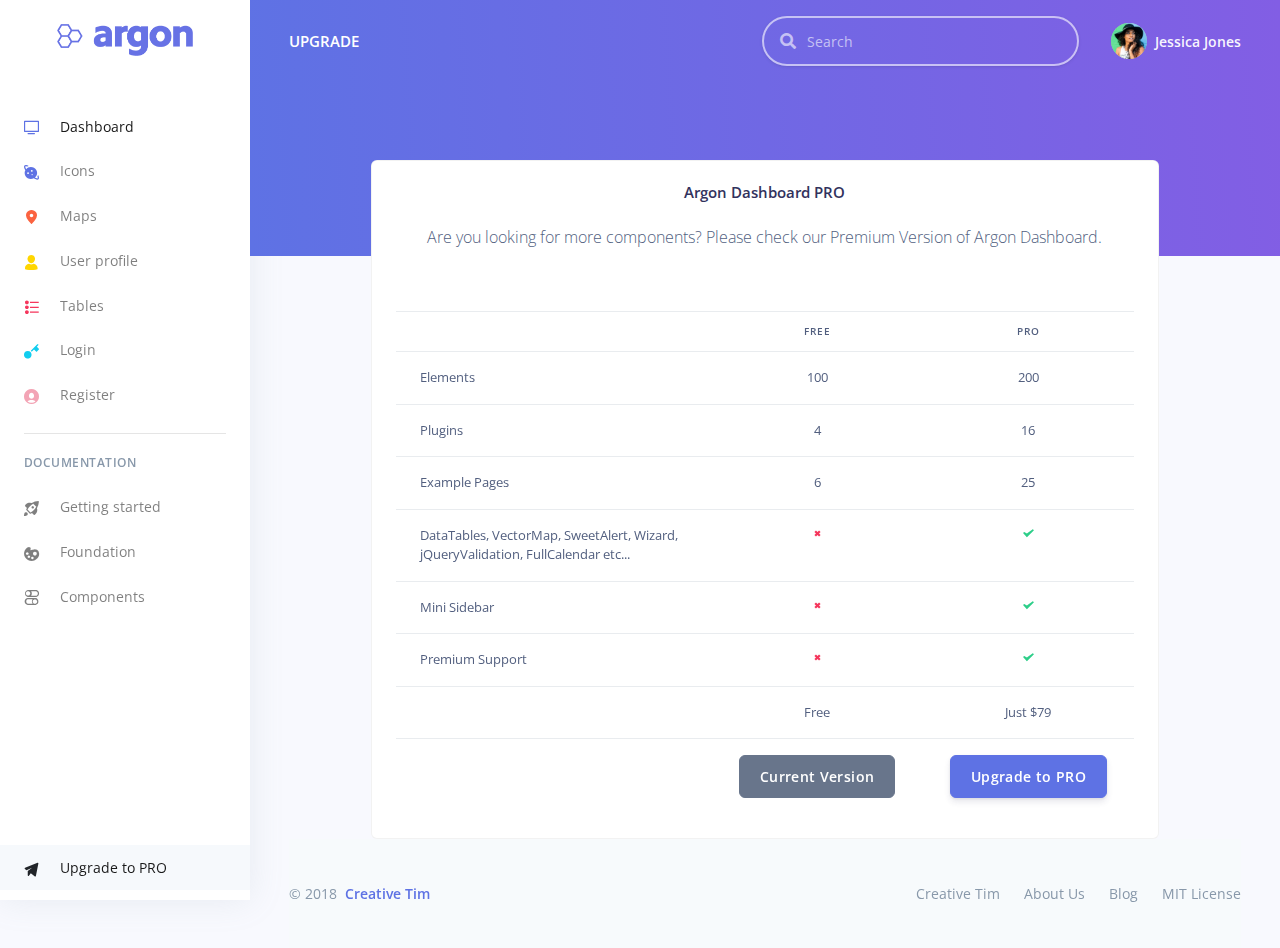
<file: dashboard/examples/upgrade.html>
<!--

=========================================================
* Argon Dashboard - v1.1.2
=========================================================

* Product Page: https://www.creative-tim.com/product/argon-dashboard
* Copyright 2020 Creative Tim (https://www.creative-tim.com)
* Licensed under MIT (https://github.com/creativetimofficial/argon-dashboard/blob/master/LICENSE.md)

* Coded by Creative Tim

=========================================================

* The above copyright notice and this permission notice shall be included in all copies or substantial portions of the Software. -->
<!DOCTYPE html>
<html lang="en">

<head>
  <meta charset="utf-8" />
  <meta name="viewport" content="width=device-width, initial-scale=1, shrink-to-fit=no">
  <title>
    Argon Dashboard - Free Dashboard for Bootstrap 4 by Creative Tim
  </title>
  <!-- Favicon -->
  <link href="../assets/img/brand/favicon.png" rel="icon" type="image/png">
  <!-- Fonts -->
  <link href="https://fonts.googleapis.com/css?family=Open+Sans:300,400,600,700" rel="stylesheet">
  <!-- Icons -->
  <link href="../assets/js/plugins/nucleo/css/nucleo.css" rel="stylesheet" />
  <link href="../assets/js/plugins/@fortawesome/fontawesome-free/css/all.min.css" rel="stylesheet" />
  <!-- CSS Files -->
  <link href="../assets/css/argon-dashboard.css?v=1.1.2" rel="stylesheet" />
</head>

<body class="">
  <nav class="navbar navbar-vertical fixed-left navbar-expand-md navbar-light bg-white" id="sidenav-main">
    <div class="container-fluid">
      <!-- Toggler -->
      <button class="navbar-toggler" type="button" data-toggle="collapse" data-target="#sidenav-collapse-main" aria-controls="sidenav-main" aria-expanded="false" aria-label="Toggle navigation">
        <span class="navbar-toggler-icon"></span>
      </button>
      <!-- Brand -->
      <a class="navbar-brand pt-0" href="../index.html">
        <img src="../assets/img/brand/blue.png" class="navbar-brand-img" alt="...">
      </a>
      <!-- User -->
      <ul class="nav align-items-center d-md-none">
        <li class="nav-item dropdown">
          <a class="nav-link nav-link-icon" href="#" role="button" data-toggle="dropdown" aria-haspopup="true" aria-expanded="false">
            <i class="ni ni-bell-55"></i>
          </a>
          <div class="dropdown-menu dropdown-menu-arrow dropdown-menu-right" aria-labelledby="navbar-default_dropdown_1">
            <a class="dropdown-item" href="#">Action</a>
            <a class="dropdown-item" href="#">Another action</a>
            <div class="dropdown-divider"></div>
            <a class="dropdown-item" href="#">Something else here</a>
          </div>
        </li>
        <li class="nav-item dropdown">
          <a class="nav-link" href="#" role="button" data-toggle="dropdown" aria-haspopup="true" aria-expanded="false">
            <div class="media align-items-center">
              <span class="avatar avatar-sm rounded-circle">
                <img alt="Image placeholder" src="../assets/img/theme/team-1-800x800.jpg
">
              </span>
            </div>
          </a>
          <div class="dropdown-menu dropdown-menu-arrow dropdown-menu-right">
            <div class=" dropdown-header noti-title">
              <h6 class="text-overflow m-0">Welcome!</h6>
            </div>
            <a href="../examples/profile.html" class="dropdown-item">
              <i class="ni ni-single-02"></i>
              <span>My profile</span>
            </a>
            <a href="../examples/profile.html" class="dropdown-item">
              <i class="ni ni-settings-gear-65"></i>
              <span>Settings</span>
            </a>
            <a href="../examples/profile.html" class="dropdown-item">
              <i class="ni ni-calendar-grid-58"></i>
              <span>Activity</span>
            </a>
            <a href="../examples/profile.html" class="dropdown-item">
              <i class="ni ni-support-16"></i>
              <span>Support</span>
            </a>
            <div class="dropdown-divider"></div>
            <a href="#!" class="dropdown-item">
              <i class="ni ni-user-run"></i>
              <span>Logout</span>
            </a>
          </div>
        </li>
      </ul>
      <!-- Collapse -->
      <div class="collapse navbar-collapse" id="sidenav-collapse-main">
        <!-- Collapse header -->
        <div class="navbar-collapse-header d-md-none">
          <div class="row">
            <div class="col-6 collapse-brand">
              <a href="../index.html">
                <img src="../assets/img/brand/blue.png">
              </a>
            </div>
            <div class="col-6 collapse-close">
              <button type="button" class="navbar-toggler" data-toggle="collapse" data-target="#sidenav-collapse-main" aria-controls="sidenav-main" aria-expanded="false" aria-label="Toggle sidenav">
                <span></span>
                <span></span>
              </button>
            </div>
          </div>
        </div>
        <!-- Form -->
        <form class="mt-4 mb-3 d-md-none">
          <div class="input-group input-group-rounded input-group-merge">
            <input type="search" class="form-control form-control-rounded form-control-prepended" placeholder="Search" aria-label="Search">
            <div class="input-group-prepend">
              <div class="input-group-text">
                <span class="fa fa-search"></span>
              </div>
            </div>
          </div>
        </form>
        <!-- Navigation -->
        <ul class="navbar-nav">
          <li class="nav-item  active ">
            <a class="nav-link " href="../index.html">
              <i class="ni ni-tv-2 text-primary"></i> Dashboard
            </a>
          </li>
          <li class="nav-item">
            <a class="nav-link " href="../examples/icons.html">
              <i class="ni ni-planet text-blue"></i> Icons
            </a>
          </li>
          <li class="nav-item">
            <a class="nav-link " href="../examples/maps.html">
              <i class="ni ni-pin-3 text-orange"></i> Maps
            </a>
          </li>
          <li class="nav-item">
            <a class="nav-link " href="../examples/profile.html">
              <i class="ni ni-single-02 text-yellow"></i> User profile
            </a>
          </li>
          <li class="nav-item">
            <a class="nav-link " href="../examples/tables.html">
              <i class="ni ni-bullet-list-67 text-red"></i> Tables
            </a>
          </li>
          <li class="nav-item">
            <a class="nav-link" href="../examples/login.html">
              <i class="ni ni-key-25 text-info"></i> Login
            </a>
          </li>
          <li class="nav-item">
            <a class="nav-link" href="../examples/register.html">
              <i class="ni ni-circle-08 text-pink"></i> Register
            </a>
          </li>
        </ul>
        <!-- Divider -->
        <hr class="my-3">
        <!-- Heading -->
        <h6 class="navbar-heading text-muted">Documentation</h6>
        <!-- Navigation -->
        <ul class="navbar-nav mb-md-3">
          <li class="nav-item">
            <a class="nav-link" href="https://demos.creative-tim.com/argon-dashboard/docs/getting-started/overview.html">
              <i class="ni ni-spaceship"></i> Getting started
            </a>
          </li>
          <li class="nav-item">
            <a class="nav-link" href="https://demos.creative-tim.com/argon-dashboard/docs/foundation/colors.html">
              <i class="ni ni-palette"></i> Foundation
            </a>
          </li>
          <li class="nav-item">
            <a class="nav-link" href="https://demos.creative-tim.com/argon-dashboard/docs/components/alerts.html">
              <i class="ni ni-ui-04"></i> Components
            </a>
          </li>
        </ul>
        <ul class="navbar-nav">
          <li class="nav-item active active-pro">
            <a class="nav-link" href="../examples/upgrade.html">
              <i class="ni ni-send text-dark"></i> Upgrade to PRO
            </a>
          </li>
        </ul>
      </div>
    </div>
  </nav>
  <div class="main-content">
    <!-- Navbar -->
    <nav class="navbar navbar-top navbar-expand-md navbar-dark" id="navbar-main">
      <div class="container-fluid">
        <!-- Brand -->
        <a class="h4 mb-0 text-white text-uppercase d-none d-lg-inline-block" href="../index.html">Upgrade</a>
        <!-- Form -->
        <form class="navbar-search navbar-search-dark form-inline mr-3 d-none d-md-flex ml-lg-auto">
          <div class="form-group mb-0">
            <div class="input-group input-group-alternative">
              <div class="input-group-prepend">
                <span class="input-group-text"><i class="fas fa-search"></i></span>
              </div>
              <input class="form-control" placeholder="Search" type="text">
            </div>
          </div>
        </form>
        <!-- User -->
        <ul class="navbar-nav align-items-center d-none d-md-flex">
          <li class="nav-item dropdown">
            <a class="nav-link pr-0" href="#" role="button" data-toggle="dropdown" aria-haspopup="true" aria-expanded="false">
              <div class="media align-items-center">
                <span class="avatar avatar-sm rounded-circle">
                  <img alt="Image placeholder" src="../assets/img/theme/team-4-800x800.jpg">
                </span>
                <div class="media-body ml-2 d-none d-lg-block">
                  <span class="mb-0 text-sm  font-weight-bold">Jessica Jones</span>
                </div>
              </div>
            </a>
            <div class="dropdown-menu dropdown-menu-arrow dropdown-menu-right">
              <div class=" dropdown-header noti-title">
                <h6 class="text-overflow m-0">Welcome!</h6>
              </div>
              <a href="../examples/profile.html" class="dropdown-item">
                <i class="ni ni-single-02"></i>
                <span>My profile</span>
              </a>
              <a href="../examples/profile.html" class="dropdown-item">
                <i class="ni ni-settings-gear-65"></i>
                <span>Settings</span>
              </a>
              <a href="../examples/profile.html" class="dropdown-item">
                <i class="ni ni-calendar-grid-58"></i>
                <span>Activity</span>
              </a>
              <a href="../examples/profile.html" class="dropdown-item">
                <i class="ni ni-support-16"></i>
                <span>Support</span>
              </a>
              <div class="dropdown-divider"></div>
              <a href="#!" class="dropdown-item">
                <i class="ni ni-user-run"></i>
                <span>Logout</span>
              </a>
            </div>
          </li>
        </ul>
      </div>
    </nav>
    <!-- End Navbar -->
    <!-- Header -->
    <div class="header bg-gradient-primary pb-8 pt-5 pt-md-8">
    </div>
    <div class="container-fluid mt--7">
      <div class="row mt--5">
        <div class="col-md-10 ml-auto mr-auto">
          <div class="card card-upgrade">
            <div class="card-header text-center border-bottom-0">
              <h4 class="card-title">Argon Dashboard PRO</h4>
              <p class="card-category">Are you looking for more components? Please check our Premium Version of Argon Dashboard.</p>
            </div>
            <div class="card-body">
              <div class="table-responsive table-upgrade">
                <table class="table">
                  <thead>
                    <tr>
                      <th></th>
                      <th class="text-center">Free</th>
                      <th class="text-center">PRO</th>
                    </tr>
                  </thead>
                  <tbody>
                    <tr>
                      <td>Elements</td>
                      <td class="text-center">100</td>
                      <td class="text-center">200</td>
                    </tr>
                    <tr>
                      <td>Plugins</td>
                      <td class="text-center">4</td>
                      <td class="text-center">16</td>
                    </tr>
                    <tr>
                      <td>Example Pages</td>
                      <td class="text-center">6</td>
                      <td class="text-center">25</td>
                    </tr>
                    <tr>
                      <td>DataTables, VectorMap, SweetAlert, Wizard,<br> jQueryValidation, FullCalendar etc...</td>
                      <td class="text-center"><i class="ni ni-fat-remove text-danger"></i></td>
                      <td class="text-center"><i class="ni ni-check-bold text-success"></i></td>
                    </tr>
                    <tr>
                      <td>Mini Sidebar</td>
                      <td class="text-center"><i class="ni ni-fat-remove text-danger"></i></td>
                      <td class="text-center"><i class="ni ni-check-bold text-success"></i></td>
                    </tr>
                    <tr>
                      <td>Premium Support</td>
                      <td class="text-center"><i class="ni ni-fat-remove text-danger"></i></td>
                      <td class="text-center"><i class="ni ni-check-bold text-success"></i></td>
                    </tr>
                    <tr>
                      <td></td>
                      <td class="text-center">Free</td>
                      <td class="text-center">Just $79</td>
                    </tr>
                    <tr>
                      <td class="text-center"></td>
                      <td class="text-center">
                        <a href="#" class="btn btn-round btn-default disabled">Current Version</a>
                      </td>
                      <td class="text-center">
                        <a target="_blank" href="https://www.creative-tim.com/product/argon-dashboard-pro?ref=ad-upgrade-pro" class="btn btn-round btn-primary">Upgrade to PRO</a>
                      </td>
                    </tr>
                  </tbody>
                </table>
              </div>
            </div>
          </div>
        </div>
      </div>
      <!-- Footer -->
      <footer class="footer">
        <div class="row align-items-center justify-content-xl-between">
          <div class="col-xl-6">
            <div class="copyright text-center text-xl-left text-muted">
              &copy; 2018 <a href="https://www.creative-tim.com" class="font-weight-bold ml-1" target="_blank">Creative Tim</a>
            </div>
          </div>
          <div class="col-xl-6">
            <ul class="nav nav-footer justify-content-center justify-content-xl-end">
              <li class="nav-item">
                <a href="https://www.creative-tim.com" class="nav-link" target="_blank">Creative Tim</a>
              </li>
              <li class="nav-item">
                <a href="https://www.creative-tim.com/presentation" class="nav-link" target="_blank">About Us</a>
              </li>
              <li class="nav-item">
                <a href="http://blog.creative-tim.com" class="nav-link" target="_blank">Blog</a>
              </li>
              <li class="nav-item">
                <a href="https://github.com/creativetimofficial/argon-dashboard/blob/master/LICENSE.md" class="nav-link" target="_blank">MIT License</a>
              </li>
            </ul>
          </div>
        </div>
      </footer>
    </div>
  </div>
  <!--   Core   -->
  <script src="../assets/js/plugins/jquery/dist/jquery.min.js"></script>
  <script src="../assets/js/plugins/bootstrap/dist/js/bootstrap.bundle.min.js"></script>
  <!--   Optional JS   -->
  <!--   Argon JS   -->
  <script src="../assets/js/argon-dashboard.min.js?v=1.1.2"></script>
  <script src="https://cdn.trackjs.com/agent/v3/latest/t.js"></script>
  <script>
    window.TrackJS &&
      TrackJS.install({
        token: "ee6fab19c5a04ac1a32a645abde4613a",
        application: "argon-dashboard-free"
      });
  </script>
</body>

</html>
</file>
<file: dashboard/assets/js/plugins/nucleo/css/nucleo.css>
/*--------------------------------

hermes-dashboard-icons Web Font - built using nucleoapp.com
License - nucleoapp.com/license/

-------------------------------- */
@font-face {
  font-family: 'NucleoIcons';
  src: url('../fonts/nucleo-icons.eot');
  src: url('../fonts/nucleo-icons.eot') format('embedded-opentype'), url('../fonts/nucleo-icons.woff2') format('woff2'), url('../fonts/nucleo-icons.woff') format('woff'), url('../fonts/nucleo-icons.ttf') format('truetype'), url('../fonts/nucleo-icons.svg') format('svg');
  font-weight: normal;
  font-style: normal;
}

/*------------------------
    base class definition
-------------------------*/
.ni {
  display: inline-block;
  font: normal normal normal 14px/1 NucleoIcons;
  font-size: inherit;
  text-rendering: auto;
  -webkit-font-smoothing: antialiased;
  -moz-osx-font-smoothing: grayscale;
}

/*------------------------
  change icon size
-------------------------*/
.ni-lg {
  font-size: 1.33333333em;
  line-height: 0.75em;
  vertical-align: -15%;
}

.ni-2x {
  font-size: 2em;
}

.ni-3x {
  font-size: 3em;
}

.ni-4x {
  font-size: 4em;
}

.ni-5x {
  font-size: 5em;
}

/*----------------------------------
  add a square/circle background
-----------------------------------*/
.ni.square,
.ni.circle {
  padding: 0.33333333em;
  vertical-align: -16%;
  background-color: #eee;
}

.ni.circle {
  border-radius: 50%;
}

/*------------------------
  list icons
-------------------------*/
.ni-ul {
  padding-left: 0;
  margin-left: 2.14285714em;
  list-style-type: none;
}

.ni-ul>li {
  position: relative;
}

.ni-ul>li>.ni {
  position: absolute;
  left: -1.57142857em;
  top: 0.14285714em;
  text-align: center;
}

.ni-ul>li>.ni.lg {
  top: 0;
  left: -1.35714286em;
}

.ni-ul>li>.ni.circle,
.ni-ul>li>.ni.square {
  top: -0.19047619em;
  left: -1.9047619em;
}

/*------------------------
  spinning icons
-------------------------*/
.ni.spin {
  -webkit-animation: nc-spin 2s infinite linear;
  -moz-animation: nc-spin 2s infinite linear;
  animation: nc-spin 2s infinite linear;
}

@-webkit-keyframes nc-spin {
  0% {
    -webkit-transform: rotate(0deg);
  }

  100% {
    -webkit-transform: rotate(360deg);
  }
}

@-moz-keyframes nc-spin {
  0% {
    -moz-transform: rotate(0deg);
  }

  100% {
    -moz-transform: rotate(360deg);
  }
}

@keyframes nc-spin {
  0% {
    -webkit-transform: rotate(0deg);
    -moz-transform: rotate(0deg);
    -ms-transform: rotate(0deg);
    -o-transform: rotate(0deg);
    transform: rotate(0deg);
  }

  100% {
    -webkit-transform: rotate(360deg);
    -moz-transform: rotate(360deg);
    -ms-transform: rotate(360deg);
    -o-transform: rotate(360deg);
    transform: rotate(360deg);
  }
}

/*------------------------
  rotated/flipped icons
-------------------------*/
.ni.rotate-90 {
  filter: progid:DXImageTransform.Microsoft.BasicImage(rotation=1);
  -webkit-transform: rotate(90deg);
  -moz-transform: rotate(90deg);
  -ms-transform: rotate(90deg);
  -o-transform: rotate(90deg);
  transform: rotate(90deg);
}

.ni.rotate-180 {
  filter: progid:DXImageTransform.Microsoft.BasicImage(rotation=2);
  -webkit-transform: rotate(180deg);
  -moz-transform: rotate(180deg);
  -ms-transform: rotate(180deg);
  -o-transform: rotate(180deg);
  transform: rotate(180deg);
}

.ni.rotate-270 {
  filter: progid:DXImageTransform.Microsoft.BasicImage(rotation=3);
  -webkit-transform: rotate(270deg);
  -moz-transform: rotate(270deg);
  -ms-transform: rotate(270deg);
  -o-transform: rotate(270deg);
  transform: rotate(270deg);
}

.ni.flip-y {
  filter: progid:DXImageTransform.Microsoft.BasicImage(rotation=0);
  -webkit-transform: scale(-1, 1);
  -moz-transform: scale(-1, 1);
  -ms-transform: scale(-1, 1);
  -o-transform: scale(-1, 1);
  transform: scale(-1, 1);
}

.ni.flip-x {
  filter: progid:DXImageTransform.Microsoft.BasicImage(rotation=2);
  -webkit-transform: scale(1, -1);
  -moz-transform: scale(1, -1);
  -ms-transform: scale(1, -1);
  -o-transform: scale(1, -1);
  transform: scale(1, -1);
}

/*------------------------
    font icons
-------------------------*/

.ni-active-40::before {
  content: "\ea02";
}

.ni-air-baloon::before {
  content: "\ea03";
}

.ni-album-2::before {
  content: "\ea04";
}

.ni-align-center::before {
  content: "\ea05";
}

.ni-align-left-2::before {
  content: "\ea06";
}

.ni-ambulance::before {
  content: "\ea07";
}

.ni-app::before {
  content: "\ea08";
}

.ni-archive-2::before {
  content: "\ea09";
}

.ni-atom::before {
  content: "\ea0a";
}

.ni-badge::before {
  content: "\ea0b";
}

.ni-bag-17::before {
  content: "\ea0c";
}

.ni-basket::before {
  content: "\ea0d";
}

.ni-bell-55::before {
  content: "\ea0e";
}

.ni-bold-down::before {
  content: "\ea0f";
}

.ni-bold-left::before {
  content: "\ea10";
}

.ni-bold-right::before {
  content: "\ea11";
}

.ni-bold-up::before {
  content: "\ea12";
}

.ni-bold::before {
  content: "\ea13";
}

.ni-book-bookmark::before {
  content: "\ea14";
}

.ni-books::before {
  content: "\ea15";
}

.ni-box-2::before {
  content: "\ea16";
}

.ni-briefcase-24::before {
  content: "\ea17";
}

.ni-building::before {
  content: "\ea18";
}

.ni-bulb-61::before {
  content: "\ea19";
}

.ni-bullet-list-67::before {
  content: "\ea1a";
}

.ni-bus-front-12::before {
  content: "\ea1b";
}

.ni-button-pause::before {
  content: "\ea1c";
}

.ni-button-play::before {
  content: "\ea1d";
}

.ni-button-power::before {
  content: "\ea1e";
}

.ni-calendar-grid-58::before {
  content: "\ea1f";
}

.ni-camera-compact::before {
  content: "\ea20";
}

.ni-caps-small::before {
  content: "\ea21";
}

.ni-cart::before {
  content: "\ea22";
}

.ni-chart-bar-32::before {
  content: "\ea23";
}

.ni-chart-pie-35::before {
  content: "\ea24";
}

.ni-chat-round::before {
  content: "\ea25";
}

.ni-check-bold::before {
  content: "\ea26";
}

.ni-circle-08::before {
  content: "\ea27";
}

.ni-cloud-download-95::before {
  content: "\ea28";
}

.ni-cloud-upload-96::before {
  content: "\ea29";
}

.ni-compass-04::before {
  content: "\ea2a";
}

.ni-controller::before {
  content: "\ea2b";
}

.ni-credit-card::before {
  content: "\ea2c";
}

.ni-curved-next::before {
  content: "\ea2d";
}

.ni-delivery-fast::before {
  content: "\ea2e";
}

.ni-diamond::before {
  content: "\ea2f";
}

.ni-email-83::before {
  content: "\ea30";
}

.ni-fat-add::before {
  content: "\ea31";
}

.ni-fat-delete::before {
  content: "\ea32";
}

.ni-fat-remove::before {
  content: "\ea33";
}

.ni-favourite-28::before {
  content: "\ea34";
}

.ni-folder-17::before {
  content: "\ea35";
}

.ni-glasses-2::before {
  content: "\ea36";
}

.ni-hat-3::before {
  content: "\ea37";
}

.ni-headphones::before {
  content: "\ea38";
}

.ni-html5::before {
  content: "\ea39";
}

.ni-istanbul::before {
  content: "\ea3a";
}

.ni-key-25::before {
  content: "\ea3b";
}

.ni-laptop::before {
  content: "\ea3c";
}

.ni-like-2::before {
  content: "\ea3d";
}

.ni-lock-circle-open::before {
  content: "\ea3e";
}

.ni-map-big::before {
  content: "\ea3f";
}

.ni-mobile-button::before {
  content: "\ea40";
}

.ni-money-coins::before {
  content: "\ea41";
}

.ni-note-03::before {
  content: "\ea42";
}

.ni-notification-70::before {
  content: "\ea43";
}

.ni-palette::before {
  content: "\ea44";
}

.ni-paper-diploma::before {
  content: "\ea45";
}

.ni-pin-3::before {
  content: "\ea46";
}

.ni-planet::before {
  content: "\ea47";
}

.ni-ruler-pencil::before {
  content: "\ea48";
}

.ni-satisfied::before {
  content: "\ea49";
}

.ni-scissors::before {
  content: "\ea4a";
}

.ni-send::before {
  content: "\ea4b";
}

.ni-settings-gear-65::before {
  content: "\ea4c";
}

.ni-settings::before {
  content: "\ea4d";
}

.ni-single-02::before {
  content: "\ea4e";
}

.ni-single-copy-04::before {
  content: "\ea4f";
}

.ni-sound-wave::before {
  content: "\ea50";
}

.ni-spaceship::before {
  content: "\ea51";
}

.ni-square-pin::before {
  content: "\ea52";
}

.ni-support-16::before {
  content: "\ea53";
}

.ni-tablet-button::before {
  content: "\ea54";
}

.ni-tag::before {
  content: "\ea55";
}

.ni-tie-bow::before {
  content: "\ea56";
}

.ni-time-alarm::before {
  content: "\ea57";
}

.ni-trophy::before {
  content: "\ea58";
}

.ni-tv-2::before {
  content: "\ea59";
}

.ni-umbrella-13::before {
  content: "\ea5a";
}

.ni-user-run::before {
  content: "\ea5b";
}

.ni-vector::before {
  content: "\ea5c";
}

.ni-watch-time::before {
  content: "\ea5d";
}

.ni-world::before {
  content: "\ea5e";
}

.ni-zoom-split-in::before {
  content: "\ea5f";
}

.ni-collection::before {
  content: "\ea60";
}

.ni-image::before {
  content: "\ea61";
}

.ni-shop::before {
  content: "\ea62";
}

.ni-ungroup::before {
  content: "\ea63";
}

.ni-world-2::before {
  content: "\ea64";
}

.ni-ui-04::before {
  content: "\ea65";
}


/* all icon font classes list here */
</file>
<file: website/css/style.css>
/*---------------------------------------------------------------------------------

Master Stylesheet

	Template:	 Unika - Responsive One Page HTML5 Template
	Author:		 imransdesign.com
	URL:		 http://imransdesign.com/
    Designed By: https://www.behance.net/poljakova
	Version:	1.0	

---------------------------------------------------------------------------------*/

html {
	height: 100% !important;
}
body {
	position: relative;
	height: 100%;
	font-size: 14px;
	color: #363940;
}
body .body {
	height: 100%;
}
.cover {
	position: absolute;
	width: 100%;
	height: 100%;
	left: 0px;
	top: 0px;
	background-color: rgba(0, 46, 82, 0.15);
	padding: 20px;
}
.page {
  overflow: hidden;
  background-color: #fff;
  padding: 50px 0;
}
* {
	border-radius: 0 !important;
	-webkit-border-radius: 0 !important;
	-moz-border-radius: 0 !important;
}
*:focus { 
	outline: none !important;
	box-shadow: none !important;
}

/* Begin Fonts */
body {
	font-family: 'Roboto', Helvetica, Arial, sans-serif;
}
h1, h2, h3, h4, h5, h6 {
	font-family: 'Roboto', Helvetica, Arial, sans-serif;
	font-weight: 700;
	margin-bottom: 10px;
}
h1 {
	font-size: 36px;
}
h2 {
	font-size: 30px;
}
h3 {
	font-size: 26px;
}
h4 {
	font-size: 22px;
}
h5 {
	font-size: 18px;
}
p {
	font: 14px/1.5em "Roboto";
}
.navbar-nav > li > a {
	font-family: "Lato", Helvetica, Arial, sans-serif;
}
/* End Fonts */


section {
	position: relative;
}
.page-loader {
	position: fixed;
	left: 0px;
	top: 0px;
	width: 100%;
	height: 100%;
	z-index: 99999;
	background: #FFF url(../img/page-loader.gif) center center no-repeat;
}
.devider {
	width: 100%;
	height: 23px;
	background: url('../img/devider.png') no-repeat center center;
	margin: 5px 0 10px;
}
.thumbnail {
	padding: 15px;
	margin-bottom: 20px;
	background-color: #FFF;
	border: 1px solid #DDD;
	-webkit-transition: all 0.2s ease-in-out;
	-moz-transition: all 0.2s ease-in-out;
	-o-transition: all 0.2s ease-in-out;
	-ms-transition: all 0.2s ease-in-out;
	transition: all 0.2s ease-in-out;
}
.form-control {
	-webkit-box-shadow: none;
	box-shadow: none;
}
.parallax {
	position: relative;
	background-position: 0 0;
	background-repeat: no-repeat;
	background-attachment: fixed;
	-webkit-background-size: cover;
  	background-size: cover;
}

#header {
	/* height: 98px; */
}

.our-team{
    border-radius: 15px;
    text-align: center;
    padding: 20px 15px 30px;
    background: #fff;

}
.our-team .pic{
    background: #fff;
    padding: 10px;
    margin-bottom: 25px;
    display: inline-block;
    transition: all 0.5s ease 0s;
}
.our-team:hover .pic{
    background: #17bebb;
    border-radius: 50%;
}
.pic img{

    border-radius: 50%;
}
.our-team .title{
    font-weight: 600;
    color: #2e282a;
    text-transform: uppercase;
    display: block;
    font-size: 20px;
    margin: 0 0 7px 0;
}
.our-team .post{
    color: #17bebb;
    text-transform: capitalize;
    display: block;
    font-size: 15px;
    margin-bottom: 15px;
}


/* ===== Begin text colors ===== */
.text-main { color: #363940; } /* Theme main color */
.text-white { color: #FFF; }
.text-off-white { color: #e7e7e7;}
.text-dark { color: #000; }


/* ===== Begin navbar ===== */
.navbar {
	margin: 0;
	border: none;
	-webkit-transition: all 0.2s ease-in-out;
	-moz-transition: all 0.2s ease-in-out;
	-o-transition: all 0.2s ease-in-out;
	-ms-transition: all 0.2s ease-in-out;
	transition: all 0.2s ease-in-out;
}
.navbar .container {
	padding-left: 50px;
	padding-right: 50px;
}


/* Navbar brand (logo) */
.navbar-brand {
	background-repeat: no-repeat;
	background-position: left center;
	width: 150px;
	height: auto;
	padding: 24px 0;
	text-indent: -99999px;
	font-size: 24px;
	font-weight: 600;
	line-height: 20px;
	letter-spacing: 4px;
	-webkit-transition: all 0.2s ease-in-out;
	-moz-transition: all 0.2s ease-in-out;
	-o-transition: all 0.2s ease-in-out;
	-ms-transition: all 0.2s ease-in-out;
	transition: all 0.2s ease-in-out;
}
.navbar-default .navbar-brand {
	background-image: url(../img/logo.png);
}
.navbar-shrink .navbar-brand {
	background-image: url(../img/logo.png);
}
.navbar-transparent .navbar-brand {
	background-image: url(../img/logo.png);
}
.navbar-inverse .navbar-brand {
	background-image: url(../img/logo.png);
}

/* Navbar links */
.navbar-nav > li > a {
	padding: 24px 0;
	margin-left: 25px;
	text-transform: uppercase;
	font-size: 13px;
	font-weight: 600;
}

/* Navbar dropdown */
.dropdown-left {
	left: 0 !important;
	right: auto !important;
}
.dropdown-right {
	right: 0 !important;
	left: auto !important;
}
.navbar-default .navbar-nav > .open > a, .navbar-default .navbar-nav > .open > a:hover, .navbar-default .navbar-nav > .open > a:focus {
	background-color: transparent;
}
.navbar-default .dropdown-menu {
	padding: 10px 0;
}
.dropdown-menu > li > a {
	padding: 4px 20px;
	text-transform: uppercase;
}
.dropdown-menu > li > a:hover, .dropdown-menu > li > a:focus, .dropdown-menu > li > a.active, .dropdown-menu > .active > a, .dropdown-menu > .active > a:hover, .dropdown-menu > .active > a:focus {
	text-decoration: none;
	background-color: transparent;
}

/* Navbar inverse dropdown */
.navbar-inverse .dropdown-menu {
	padding: 10px 0;
}

/* Navbar fixed */
.navbar-fixed-top .container {
	-webkit-transition: all 0.2s ease-in-out;
	-moz-transition: all 0.2s ease-in-out;
	-o-transition: all 0.2s ease-in-out;
	-ms-transition: all 0.2s ease-in-out;
	transition: all 0.2s ease-in-out;
}

.navbar-shrink {
	z-index: 9999;
	-webkit-box-shadow: 0 1px 3px rgba(0, 0, 0, 0.12);
	-moz-box-shadow: 0 1px 3px rgba(0, 0, 0, 0.12);
	box-shadow: 0 1px 3px rgba(0, 0, 0, 0.12);
}
.navbar-shrink .navbar-brand {
	font-size: 20px;
}
.navbar-default.navbar-fixed-top.navbar-shrink .container {
}
.navbar-fixed-top.navbar-shrink .container {
	padding-top: 0 !important;
	padding-bottom: 0 !important;
}
.navbar-default.navbar-fixed-top.navbar-shrink .navbar-nav > li > a {
	padding-top: 24px;
	padding-bottom: 24px;
}

/* Navbar transparent */
.navbar-transparent {
	background-color: rgba(0, 0, 0, 0);
}
.navbar-fixed-top.navbar-transparent .container {
	padding-top: 30px;
	padding-bottom: 0;
}
.navbar-fixed-bottom.navbar-transparent .container {
	padding-top: 0;
	padding-bottom: 30px;
}
.navbar-transparent .navbar-nav > li > a {
	color: rgb(0, 0, 0);
}
.navbar-transparent .navbar-brand, .navbar-transparent .navbar-brand:focus {
	color: #FFF;
}
/* ===== End navbar ===== */


/* ===== Begin intro ===== */
/* Begin text carousel intro */
#text-carousel-intro-section {
	height: 100%;
}
#text-carousel-intro-section .container {
	height: 100%;
}
#text-carousel-intro-section .caption {
	position: relative;
	top: 50%;
	margin-top: -70px;
}
#text-carousel-intro-section .caption h1 {
	margin-top: 0;
	margin-bottom: 5px;
	font-size: 60px;
	text-transform: uppercase;
	text-shadow: 1px 1px 1px rgba(0,0,0,0.3);
}
#text-carousel-intro-section .caption p {
	letter-spacing: 2px;
	font-size: 16px;
}
/* End text carousel intro */
/* ===== End intro ===== */


/* ===== Begin roatet boxes ===== */
/* Begin rotate box-1 */
.rotate-box-1, .rotate-box-2 {
	display: inline-block;
	margin: 30px 0;
	-webkit-transition: all 0.2s ease-in-out;
	-moz-transition: all 0.2s ease-in-out;
	-o-transition: all 0.2s ease-in-out;
	-ms-transition: all 0.2s ease-in-out;
	transition: all 0.2s ease-in-out;
}
a.rotate-box-1, a.rotate-box-2 {
	text-decoration: none;
	color: #363940;
}
a.rotate-box-1:hover, a.rotate-box-2:hover {
	color: #676D75;
}
.rotate-box-1 .rotate-box-icon {
	display: inline-block;
	text-align: center;
	margin-bottom: 15px;
	margin-right: 25px;
	margin-top: 10px;
	float:left;
	-webkit-transition: all 0.2s ease-in-out;
	-moz-transition: all 0.2s ease-in-out;
	-o-transition: all 0.2s ease-in-out;
	-ms-transition: all 0.2s ease-in-out;
	transition: all 0.2s ease-in-out;
}
.rotate-box-1.square-icon .rotate-box-icon, .rotate-box-2.square-icon .rotate-box-icon {
	width: 45px;
	height: 45px;
	line-height: 45px;
	color: #FFF !important;
	font-size: 18px;
	-webkit-transform: rotate(45deg);
	-moz-transform: rotate(45deg);
	-o-transform: rotate(45deg);
	transform: rotate(45deg);
}
.rotate-box-1.square-icon .rotate-box-icon:after, .rotate-box-2.square-icon .rotate-box-icon:after {
	content: "";
	position: absolute;
	top: 3px;
	right: 3px;
	bottom: 3px;
	left: 3px;
	border: 2px solid #FFF;
}
.rotate-box-1:hover.square-icon .rotate-box-icon , .rotate-box-2:hover.square-icon .rotate-box-icon{
	-webkit-transform: rotate(0deg);
	-moz-transform: rotate(0deg);
	-o-transform: rotate(0deg);
	transform: rotate(0deg);
}
.rotate-box-1.square-icon .rotate-box-icon .fa, .rotate-box-2.square-icon .rotate-box-icon .fa{
	-webkit-transition: all 0.2s ease-in-out;
	-moz-transition: all 0.2s ease-in-out;
	-o-transition: all 0.2s ease-in-out;
	-ms-transition: all 0.2s ease-in-out;
	transition: all 0.2s ease-in-out;
	-webkit-transform: rotate(-45deg);
	-moz-transform: rotate(-45deg);
	-o-transform: rotate(-45deg);
	transform: rotate(-45deg);
}
.rotate-box-1:hover.square-icon .rotate-box-icon .fa, .rotate-box-2:hover.square-icon .rotate-box-icon .fa{
	-webkit-transform: rotate(0deg);
	-moz-transform: rotate(0deg);
	-o-transform: rotate(0deg);
	transform: rotate(0deg);
}

.rotate-box-1 .rotate-box-info a, .rotate-box-2 .rotate-box-info a {
	-webkit-transition: all 0.2s ease-in-out;
	-moz-transition: all 0.2s ease-in-out;
	-o-transition: all 0.2s ease-in-out;
	-ms-transition: all 0.2s ease-in-out;
	transition: all 0.2s ease-in-out;
}
.rotate-box-1 h4, .rotate-box-2 h4 {
	font-weight: 400;
}
.rotate-box-1 p {
	padding: 0 10px;
}
.rotate-box-1 .rotate-box-info {
	padding-left: 60px;
}

/* End rotate box-1 */


/* Begin rotate box-2 */
.rotate-box-2 .rotate-box-icon {
	display: inline-block;
	text-align: center;
	margin-bottom: 15px;
	-webkit-transition: all 0.2s ease-in-out;
	-moz-transition: all 0.2s ease-in-out;
	-o-transition: all 0.2s ease-in-out;
	-ms-transition: all 0.2s ease-in-out;
	transition: all 0.2s ease-in-out;
}

.rotate-box-2.square-icon .rotate-box-icon {
	width: 75px;
	height: 75px;
	line-height: 75px;
	font-size: 36px;
}

.rotate-box-2.square-icon .rotate-box-info {
	margin-top: 30px;
}
/* End rotate box-2 */
/* ===== End rotate boxes ===== */


/* ===== Begin progress bar ===== */
.skill-bar {
}
.progress {
	overflow: visible;
	height: 25px;
	margin-bottom: 20px;
	-webkit-box-shadow: none;
	box-shadow: none;
}
.progress .percent {
	position: relative;
	background-color: #222;
	padding: 7px;
	color: #FFF;
	top: -23px;
}
.progress .percent:after {
	content: "";
	position: absolute;
	left: 50%;
	margin-left: -4px;
	bottom: -4px;
	width: 0;
	height: 0;
	border-left: 4px solid rgba(0, 0, 0, 0);
	border-right: 4px solid rgba(0, 0, 0, 0);
	border-top: 4px solid #222;
}
.progress-bar {
	font-size: 10px;
	line-height: 7px;
	text-align: right;
	-webkit-box-shadow: none;
	box-shadow: none;
}
.progress-lebel h6{
	margin-bottom: 10px;
	letter-spacing: 2px;
}
/* ===== End progress bar ===== */


/* Begin cta section */
#cta-section {
	padding: 70px 0 80px;
}
.cta-btn {
	margin-top: 30px;
}
/* End cta section */


/* ===== Begin testimonial ===== */
.testimonial {
	position: relative;
	overflow: hidden;
	padding: 80px 0;
}

.testimonial .cover {
	background-color: rgba(0, 7, 11, 0.87);
}
.testimonial-inner {
	position: relative;
	max-width: 800px;
	z-index: 9;
}
.testimonial-inner .heading {
	margin-bottom: 20px;
}
.testimonial-inner blockquote {
	border: none;
}
.testimonial-inner blockquote p {
	letter-spacing: 2px;
	padding-bottom: 20px;
}
.testimonial-inner blockquote cite {
	font-style: normal;
	color: #fff;
	font-size: 1.5em;
}
/* ===== End testimonial ===== */


/* ===== Begin Portfolio===== */
.portfolio_area{}
.portfolio{}
.portfoloi_top{}
.portfoloi_content_area{}
.portfolio_menu{
	text-align: center;
	overflow: hidden;
	margin-top:22px;
	margin-bottom:48px;
}
.portfolio_menu ul{
	list-style: none outside none;
    text-align: center;
}
.portfolio_menu ul li{
    display: inline-block;
}
.portfolio_menu ul li a{
	color: #363940;
	background: transparent;
    display: inline-block;
    margin: 4px;
    padding: 8px 10px;
    text-decoration: none;
    text-transform: uppercase;
}
.portfolio_content{}
.portfolio_single_content{
	position: relative;
	top: 0;
	left: 0;
	width: 100%;
	z-index: 5;
	margin-bottom:30px;
	overflow:hidden;
	
}
.portfolio_single_content:hover img{
	 -o-transform: scale(2);
	 -webkit-transform: scale(2);
	 -moz-transform: scale(2);
	 -ms-transform: scale(2);
	 transform: scale(2);
}
.portfolio_single_content img{
	width: 100%;
	position: relative;
	top: 0;
	left: 0;
	z-index: 6;
	cursor:pointer;
	-moz-transition:all 1s;
	-webkit-transition:all 1s;
	-o-transition:all 1s;
	-ms-transition:all 1s;
	transition:all 1s;
}
.portfolio_single_content .canv{
	width:100% !important;
	height:100% !important;
}
.portfolio_single_content div+div{
	background: none repeat scroll 0 0 rgba(255,255,255,.9);
	bottom: -100%;
	color: #FFC000;
	font-weight: bold;
	left: 0;
	margin: 0;
	min-height: 90px;
	padding:31px 5px 0 10px;
	position: absolute;
	width: 100%;
	z-index: 12;
	border-top:0;
}
/*.portfolio_single_content:hover div+div{bottom: 0;}*/
.portfolio_single_content div{
	position:absolute;
	top:0;
	left:0;
	z-index:10;
	width:100%;
	height:100%;
	text-align:center;
	transform:scale(0);
	transition:all .6s;
	opacity:0;
}
.portfolio_single_content:hover div{
	transform:scale(1);
	opacity:1;
}
.portfolio_single_content div a{
	color: #FFFFFF;
	display: block;
	font-size: 18px;
	font-weight: bold;
	margin-top: 40%;
	padding-bottom: 10px;
	text-decoration: none;
	text-transform: uppercase;
}
.portfolio_single_content div span{
	color: #FFFFFF;
	font-size: 14px;
	font-weight: normal;
	margin: 0;
	padding: 0;
	text-transform: uppercase;
}
.portfolio_content{}
.portfolio_content{
    margin-top: 36px;
    overflow: hidden;
}
/* ===== End Portfolio===== */


/* ===== Begin Counter-Up ===== */
.counter-up {
	position: relative;
	background-color: #171717;
	padding: 80px 0 50px 0;
}
.counter-up .cover {
	background-color: rgba(0, 7, 11, 0.8);
}
.counter-up .fact {
}
.counter-up .fact.last {
	border-right: none;
}
.counter-up .fact-inner {
	padding-bottom: 30px;
}
.counter-up .fact-inner .counter {
	font-size: 60px;
}
/* ===== End Counter-Up ===== */


/* ===== Begin team ===== */
.team-item {
	height: 120px;
}	
.team-item .team-triangle {
	width: 120px;
	height: 120px;
	background: transparent;
	-ms-transform: rotate(45deg);
	-webkit-transform: rotate(45deg);
	transform: rotate(45deg);
	margin: 0 auto;
	position: relative;
	top: 25px;
	box-shadow: 0 0 0 6px #FFFFFF, 0 0 0 7px #dadbdb;
	overflow: hidden;
}
.team-item img {
    max-width: 100%;
}
.team-items {
	margin-bottom: 50px;
	padding-top: 10px;
	margin-top: 0;
}
.team-triangle .content {
	-ms-transform: rotate(-45deg);
	-webkit-transform: rotate(-45deg);
	transform: rotate(-45deg);
	top: -35px;
	position: absolute;
	left: -37px;
	width: 190px;
	height: 190px;
}
.team-hover {
	position: absolute;
	top: 0;
	left: 0;
	width: 100%;
	height: 100%;
	background: rgba( 103, 109, 117, 0.9);
	opacity: 0;
	-webkit-transition: opacity 0.4s ease-in; /* For Safari 3.1 to 6.0 */
    transition: opacity 0.4s ease-in;
}
.team-item .team-triangle:hover .team-hover {
	opacity: 1;
}
.team-hover i {
    color: rgba(255, 255, 255,.75);
    font-size: 28px;
    margin-top: 57px;
    position: relative;
}
.team-hover p {
    color: #ffffff;
    font-size: 16px;
    font-weight: 400;
    margin-top: 0;
}
.team-items .col-md-2:nth-child(7n+5) {
	clear: left;
	margin-left: 24.9999999%;
}
.team-items .col-md-2:nth-child(7n+1) {
	clear: left;
	margin-left: 16.6666666%;
}
/* ===== End team ===== */


/* ===== Begin partners ===== */
#partners-section {
	padding: 80px 0;
}
.partners {
	background-color: #252320;
}

.partners img {
	max-width: 100%;
	padding: 0 15px;
}
/* ===== End partners ===== */


/* ===== Begin panels ===== */
.panel, .panel-heading, .panel-footer  {
}
/* ===== End panels ===== */

/* ===== Begin prices ===== */
.prices .panel {
	position: relative;
	overflow: hidden;
	border: none;
}
.prices .panel-body .lead {
	margin: 0;
	font-size: 48px;
}
.prices .panel-footer {
	padding: 25px 15px;
}

/* panel-default */
.prices .panel-default .panel-heading {
	padding-top: 25px;
	border: none;
}
.prices .panel-default .panel-body {
	background-color: #EEE;
}
.prices .panel-default .list-group-item {
	color: #222;
	border: none;
}
.prices .panel-default .panel-footer {
	background-color: #EEE;
}

/* price-box-featured */
.price-box-featured {
	z-index: 9;
}
.price-box-featured .panel {
	box-shadow: 0 0 15px 2px rgba(0, 0, 0, 0.21);
	-webkit-transform: scale(1.1);
	-moz-transform: scale(1.1);
	-ms-transform: scale(1.1);
	-o-transform: scale(1.1);
	transform: scale(1.1);
}
.prices .price-box-featured .price-box-ribbon {
	position: absolute;
	width: 150px;
	top: 25px;
	right: -35px;
	text-align: center;
	padding: 5px 20px;
	background: #FFF;
	color: #E83F33;
	-webkit-transform: rotate(45deg);
	-moz-transform: rotate(45deg);
	-ms-transform: rotate(45deg);
	-o-transform: rotate(45deg);
	transform: rotate(45deg);
}
/* ===== End prices ===== */


/* ===== Begin social ===== */
#social-section {
	padding: 80px 0;
}
ul.social-list {
	text-align: center;
	margin: 0 auto;
}
ul.social-list li{
	display: inline-block;
	margin-right: 20px;
}
ul.social-list li .rotate-box-1 {
	margin: 0;
}
ul.social-list li a i {
	color: rgb(0, 0, 0);
	font-size:20px;
}
/* ===== End social ===== */


/* ===== Begin contact ===== */
#contact-section {
	position: relative;
}
#contact-section h4 {
	font-weight: 400;
}
#contact-section .cover {
	background-color: rgba(5, 8, 11, 0.93);
}
#contact-section .contact .contact-form {
	margin-bottom: 40px;
}
#contact-section .contact .contact-form h4 {
	margin-bottom: 25px;
}
#contact-section .contact .contact-form .input-lg {
	font-size: 14px;
}
#contact-section .contact .contact-form button {
	width: 100%;
	height: 40px;
}
#contact-section .contact .contact-form button:hover {
	color: #fff;
}
#contact-section .contact .form-control {
	background-color: rgba(255, 255, 255, 0.06);
	border-color: #2A2A2A;
}
#contact-section .contact .form-control:focus {
	background-color: #171717;
	box-shadow: none;
}

ul.contact-address {
	float: left;
	width: 100%;
	padding: 0;
	margin: 15px 0 ;
}
ul.contact-address li {
	padding: 0 0 20px;
	margin: 0;
}
ul.contact-address li:last-child {
	padding-bottom: 0;
}
ul.contact-address li i {
	margin-right: 10px;
}
/* ===== End contact ===== */


/* ===== Begin footer ===== */
.footer-top {
	padding: 60px 0 35px;
}
.footer-top .col-md-4 {
	margin-bottom: 25px;
}
.footer {
	padding: 30px 0;
}
.footer a{
	text-decoration: none;
}

/*Widget1: Useful Links*/
ul.imp-links {
	margin-top: 15px;
}
ul.imp-links li {
	padding: 5px 0;
}
ul.imp-links li a {
	text-decoration: none;
	color: rgb(0, 0, 0);
}

/*Widget2: subscribe form*/
#subscribe #result {
    display: block;
    width: 100% !important;
}
#footer_signup {
    margin: 20px 0;
}
#subscribe > input[type="text"] {
    border: 0 none;
    color: #99abb7;
    font-style: italic;
    font-size: 0.9em;
    padding: 7px 10px;
    width: 170px;
    height: 30px;
}
#subscribe > button[type="submit"] {
    background: none repeat scroll 0 0 #21c2f8;
    border: 0 none;
    color: #ffffff;
    font-style: normal;
    font-weight: 300;
    padding: 7px 20px;
    height: 30px;
    transition: all 0.4s ease-in;
}

/*Widget3: twitter*/
.single-tweet {
    overflow: hidden;
    padding-bottom: 15px;
    padding-top: 10px;
    word-spacing: 2px;
}

.tweet-content {
    padding-bottom: 10px;
    line-height: 1.5em;
}
/* ===== End footer ===== */


/* ===== Begin page header ===== */
.page-header {
	margin: 0 0 60px 0;
	padding: 0;
	border: none;
}
.page-header h2 {
	text-transform: uppercase;
}
p.subtitle {
	letter-spacing: 2px;
	margin-top: 10px;
}
/* ===== End page header ===== */


/* ===== Begin extra-space ===== */
.extra-space-m {
	width: 100%;
	height: 20px;
}
.extra-space-l {
	width: 100%;
	height: 40px;
}
.extra-space-xl {
	width: 100%;
	height: 60px;
}
.extra-space-xxl {
	width: 100%;
	height: 80px;
}
/* ===== End more-space ===== */


/* ===== Begin OWL carousel ===== */
.owl-carousel {
	cursor: e-resize;
}
.owl-theme .owl-controls {
	margin-top: 30px;
}
.owl-theme .owl-controls .owl-page span {
	background: rgba(0, 0, 0, 0);
	width: 14px;
	height: 14px;
	border: 3px solid #fff;
	-webkit-transform: rotate(45deg);
	-moz-transform: rotate(45deg);
	-o-transform: rotate(45deg);
	transform: rotate(45deg);
}
.owl-theme .owl-controls .owl-page.active span, .owl-theme .owl-controls.clickable .owl-page:hover span {
	background: rgba(0, 0, 0, 0);
	border: 3px solid #fff;
}
.owl-buttons {
	position: absolute;
	top: 50%;
	margin-top: -25px;
	width: 100%;
}
.owl-theme .owl-controls .owl-buttons div {
	position: absolute;
	width: 100px;
	height: 100px;
	line-height: 100px;
	margin: 0;
	text-align: center;
	background: transparent;
	opacity: 1;
}
.owl-theme .owl-controls.clickable .owl-buttons div:hover {
	opacity: .5;
}
.owl-next {
	background-image: url(../img/arrow-right.png) !important;
	background-repeat: no-repeat !important;
	background-position: center !important;
	right: 0;
}
.owl-prev {
	background-image: url(../img/arrow-left.png) !important;
	background-repeat: no-repeat !important;
	background-position: center !important;
	left: 0;
}
/* ===== End OWL carousel ===== */


/* ===== Begin buttons ===== */
.btn {
	position: relative;
	letter-spacing: 1.5px;
	border: none;
}
.btn:active {
	top: 2px;
}

/* Button default */
.btn-default, .btn-default:focus, .btn-default.focus, .btn-default:active, .btn-default.active {
	-webkit-transition: all 0.6s ease-in-out;
	-moz-transition: all 0.6s ease-in-out;
	-o-transition: all 0.6s ease-in-out;
	-ms-transition: all 0.6s ease-in-out;
	transition: all 0.6s ease-in-out;
}

/* Button blank */
.btn-blank {
	border: 2px solid #fff;
	color: #fff;
	padding: 8px 12px;
	display: inline-block;
	vertical-align: middle;
	-webkit-transform: translateZ(0);
	transform: translateZ(0);
	box-shadow: 0 0 1px rgba(0, 0, 0, 0);
	-webkit-backface-visibility: hidden;
	backface-visibility: hidden;
	-moz-osx-font-smoothing: grayscale;
	position: relative;
	-webkit-transition-property: color;
	transition-property: color;
	-webkit-transition-duration: 0.3s;
	transition-duration: 0.3s;
}
.btn-blank:before {
	content: "";
	position: absolute;
	z-index: -1;
	top: 0;
	left: 0;
	right: 0;
	bottom: 0;
	background: #fff;
	-webkit-transform: scaleY(0);
	transform: scaleY(0);
	-webkit-transform-origin: 50% 100%;
	transform-origin: 50% 100%;
	-webkit-transition-property: transform;
	transition-property: transform;
	-webkit-transition-duration: 0.3s;
	transition-duration: 0.3s;
	-webkit-transition-timing-function: ease-out;
	transition-timing-function: ease-out;
}
.btn-blank:hover, .btn-blank:focus, .btn-blank:active {
	color: #333;
}
.btn-blank:hover:before, .btn-blank:focus:before, .btn-blank:active:before {
	-webkit-transform: scaleY(1);
	transform: scaleY(1);
}

/* Button active */
.btn:active, .btn.active {
	-webkit-box-shadow: inset 0 3px 5px rgba(0, 0, 0, 0.16);
	box-shadow: inset 0 3px 5px rgba(0, 0, 0, 0.16);
}

/* Button large */
.btn-lg {
	font-size: 1.3em;
	padding: 10px 40px;
}
.btn-lg-xl {
	font-size: 1.4em;
	padding: 10px 80px;
}


/* Scroll to top button */
.scrolltotop {
	position: fixed;
	display: none;
	bottom: 20px;
	right: 30px;
	width: 34px;
	height: 34px;
	line-height: 34px;
	text-align: center;
	text-decoration: none;
	z-index: 9999;
	-webkit-transform: rotate(45deg);
	-moz-transform: rotate(45deg);
	-o-transform: rotate(45deg);
	transform: rotate(45deg);
}
.scrolltotop .fa {
	padding-left: 4px;
	-webkit-transform: rotate(-45deg);
	-moz-transform: rotate(-45deg);
	-o-transform: rotate(-45deg);
	transform: rotate(-45deg);
}
/* ===== End buttons ===== */
</file>
<file: website/css/skin/cool-gray.css>
a, a:hover, a:focus {
	color: #676D75;
}

/* === Navbar === */
.navbar-default .navbar-brand, .navbar-default .navbar-brand:focus {
	color: #fff;
}
.navbar-default .navbar-brand:hover {
	color: #fff;
}
.navbar-default, .navbar-default.navbar-fixed-top.navbar-shrink {
  background-color: #363940;
}
.navbar-default .navbar-nav > li > a {
	color: #a9a9a9;
}
.navbar-default .navbar-nav > li > a:hover, .navbar-default .navbar-nav > li > a:focus, .navbar-default .navbar-nav > li.active > a, .navbar-default .navbar-nav>.active>a {
	color: #fff !important;
}
.navbar-default.navbar-fixed-top.navbar-shrink .navbar-nav > li > a {
	color: #a9a9a9;
}
.navbar-default.navbar-shrink .navbar-nav > li > a:hover, .navbar-default.navbar-shrink .navbar-nav > li > a:focus, .navbar-default.navbar-shrink .navbar-nav > li.active > a {
	color: #fff;
}
.navbar-default.navbar-shrink .navbar-nav > li.active > a {
	-webkit-box-shadow: inset 0 3px #fff !important;
	-moz-box-shadow: inset 0 3px #fff !important;
	box-shadow: inset 0 3px #fff !important;
}
.navbar-default .dropdown-menu {
	border: 1px solid #fff;
	border-top: 2px solid #fff;
	-webkit-box-shadow: 0 6px 10px rgba(0, 0, 0, 0.08);
	box-shadow: 0 6px 10px rgba(0, 0, 0, 0.08);
}
.dropdown-menu > li > a:hover, .dropdown-menu > li > a:focus, .dropdown-menu > li > a.active, .dropdown-menu > .active > a, .dropdown-menu > .active > a:hover, .dropdown-menu > .active > a:focus {
	color: #ffff;
}
.navbar-default .navbar-nav > .open > a, .navbar-default .navbar-nav > .open > a:hover, .navbar-default .navbar-nav > .open > a:focus {
	color: #fff;
}
.navbar-default .navbar-nav > .active > a, .navbar-default .navbar-nav > .active > a:hover, .navbar-default .navbar-nav > .active > a:focus {
	background-color: transparent;
	
}
.navbar-default .navbar-nav > li > a:hover, .navbar-default .navbar-nav > li > a:focus, .navbar-default .navbar-nav > li.active > a {
	
}
/* Navbar inverse */
.navbar-inverse {
	background-color: #111;
	color: #CCC;
}
.navbar-inverse .navbar-brand {
	color: #CCC;
}
.navbar-inverse .navbar-nav > li > a {
	color: #CCC;
}
.navbar-inverse .navbar-nav > .active > a, .navbar-inverse .navbar-nav > .active > a:hover, .navbar-inverse .navbar-nav > .active > a:focus {
	background-color: transparent;
	color: #111;
}
.navbar-inverse .navbar-nav > li > a:hover, .navbar-inverse .navbar-nav > li > a:focus, .navbar-inverse .navbar-nav > li.active > a {
	color: #111;
}
/* Navbar inverse dropdown */
.navbar-inverse .navbar-nav > .open > a, .navbar-inverse .navbar-nav > .open > a:hover, .navbar-inverse .navbar-nav > .open > a:focus {
	color: #111;
}
.navbar-inverse .dropdown-menu {
	background-color: #1F1F1F;
	border: 1px solid #111;
	border-top: 2px solid #111;
}
.navbar-inverse .dropdown-menu > li > a {
	color: #CCC;
}
.navbar-inverse .dropdown-menu > li > a:hover, .navbar-inverse .dropdown-menu > li > a:focus {
	color: #111;
}
/* Navbar fixed */
.navbar-default.navbar-fixed-top.navbar-shrink .navbar-brand {
	color: #fff;
}
.navbar-default.navbar-fixed-top.navbar-shrink .navbar-brand:hover {
	color: #111;
}
/* Navbar fixed inverse */
.navbar-inverse.navbar-fixed-top.navbar-shrink {
	background-color: #111;
}

.navbar-inverse.navbar-fixed-top.navbar-shrink .navbar-nav > li > a {
	color: #CCC;
}
.navbar-inverse.navbar-fixed-top.navbar-shrink .navbar-nav > .active > a, .navbar-inverse.navbar-fixed-top.navbar-shrink .navbar-nav > .active > a:hover, .navbar-inverse.navbar-fixed-top.navbar-shrink .navbar-nav > .active > a:focus,
.navbar-inverse.navbar-fixed-top.navbar-shrink .navbar-nav > li > a:hover, .navbar-inverse.navbar-fixed-top.navbar-shrink .navbar-nav > li > a:focus, .navbar-inverse.navbar-fixed-top.navbar-shrink .navbar-nav > li.active > a {
	background-color: transparent;
	color: #111;
}

.navbar-fixed-top.navbar-shrink .navbar-brand, .navbar-fixed-top.navbar-shrink .navbar-brand:focus, body.boxed .body .navbar-inverse.navbar-transparent.navbar-shrink .navbar-brand {
	color: #CCC;
}
.navbar-fixed-top.navbar-shrink .navbar-brand:hover {
	color: #111;
}



/* === Text Carousel === */
#text-carousel-intro-section {
	background-color: #25282a;
}



/* === Rotate Box === */
.rotate-box-1.square-icon .rotate-box-icon, .rotate-box-2.square-icon .rotate-box-icon {
	background-color: #363940;
}



/* === Progress Bar === */
.progress {
	border: 3px solid #363940;
	background-color: transparent;
}
.progress-bar {
	background-color: #676D75;
}



/* === CTA Section, Social & Partners === */
#cta-section, #partners-section, #social-section {
	background: #f8f8f8 url('../../img/pat-bg.png') repeat;
}


/* === Portfolio === */
.active_prot_menu a, .portfolio_menu ul li a:hover{
	background: #363940 !important;
	color: #fff !important;
}
.portfolio_single_content div{
	background: none repeat scroll 0 0 rgba( 54, 57, 64, 0.95);
}



/* === Team === */
.team-hover {
	background: none repeat scroll 0 0 rgba( 54, 57, 64, 0.9);
}



/* === Price === */
.prices .panel-default .panel-heading {
	box-shadow: inset 0px 4px 0px #363940;
}
.prices .price-box-featured .panel-heading {
	background-color: #363940;
	color: #FFF;
}
.prices .price-box-featured .panel-footer {
	box-shadow: inset 0px -4px 0px #363940;
}
.prices .price-box-featured .price-box-ribbon {
	color: #363940;
}



/* === Contact === */
#contact-section {
	background-color: #363940;
}
#contact-section .contact .contact-form button {
	background-color: #363940;
}
#contact-section .contact .contact-form button:hover {
	background-color: #676D75;
}



/* === Footer === */
.footer-top {
	background-color: #363940;
}
.footer {
	background-color: #2d3035;
}
#subscribe > button[type="submit"] {
    background: none repeat scroll 0 0 #676D75;
}
#subscribe > button[type="submit"]:hover {
    background: none repeat scroll 0 0 #111;
}
.tweet-content span{
	color:#111;
}



/* === Buttons === */
.btn-default, .btn-default:focus, .btn-default.focus, .btn-default:active, .btn-default.active { 
	background: #363940;
	color: #fff;
}
.btn-default:hover {
	color: #fff;
	background: #676D75;
}
.btn-primary, .btn-primary:focus, .btn-primary.focus, .btn-primary:active, .btn-primary.active {
	background-color: #3078B3;
	color: #FFF;
}
.btn-primary:hover {
	background-color: #1867A8;
	color: #FFF;
}
.btn-danger, .btn-danger:focus, .btn-danger.focus, .btn-danger:active, .btn-danger.active {
	background-color: #E7392D;
	color: #FFF;
}
.btn-danger:hover {
	background-color: #D81508;
	color: #FFF;
}



/* === To Top === */
.scrolltotop {
	color: #676D75;
	border: 2px solid #676D75;
}



/* Small Devices, Tablets */
@media only screen and (max-width : 767px) {

.navbar-collapse {
		background-color: #676D75;
		border-color: #fff !important;
	}
.navbar-default.navbar-shrink .navbar-nav > li.active > a {
	box-shadow: none !important;
}
.navbar-nav > li > a:hover, .navbar-nav > li > a:focus, .navbar-nav > li.active > a {
	color: #111;
}


}
</file>
<file: website/css/skin/ice-blue.css>
a, a:hover, a:focus {
	color: #7FB2F0;
}

/* === Navbar === */
.navbar-default .navbar-brand, .navbar-default .navbar-brand:focus {
	color: #7FB2F0;
}
.navbar-default .navbar-brand:hover {
	color: #254378;
}
.navbar-default, .navbar-default.navbar-fixed-top.navbar-shrink {
  background-color: #4E7AC7;
}
.navbar-default .navbar-nav > li > a {
	color: #d4e3fd;
}
.navbar-default .navbar-nav > li > a:hover, .navbar-default .navbar-nav > li > a:focus, .navbar-default .navbar-nav > li.active > a, .navbar-default .navbar-nav>.active>a {
	color: #fff !important;
}
.navbar-default.navbar-fixed-top.navbar-shrink .navbar-nav > li > a {
	color: #d4e3fd;
}
.navbar-default.navbar-shrink .navbar-nav > li > a:hover, .navbar-default.navbar-shrink .navbar-nav > li > a:focus, .navbar-default.navbar-shrink .navbar-nav > li.active > a {
	color: #fff;
}
.navbar-default.navbar-shrink .navbar-nav > li.active > a {
	-webkit-box-shadow: inset 0 3px #fff !important;
	-moz-box-shadow: inset 0 3px #fff !important;
	box-shadow: inset 0 3px #fff !important;
}
.navbar-default .dropdown-menu {
	border: 1px solid #7FB2F0;
	border-top: 2px solid #7FB2F0;
	-webkit-box-shadow: 0 6px 10px rgba(0, 0, 0, 0.08);
	box-shadow: 0 6px 10px rgba(0, 0, 0, 0.08);
}
.dropdown-menu > li > a:hover, .dropdown-menu > li > a:focus, .dropdown-menu > li > a.active, .dropdown-menu > .active > a, .dropdown-menu > .active > a:hover, .dropdown-menu > .active > a:focus {
	color: #254378;
}
.navbar-default .navbar-nav > .open > a, .navbar-default .navbar-nav > .open > a:hover, .navbar-default .navbar-nav > .open > a:focus {
	color: #254378;
}
.navbar-default .navbar-nav > .active > a, .navbar-default .navbar-nav > .active > a:hover, .navbar-default .navbar-nav > .active > a:focus {
	background-color: transparent;
	
}
.navbar-default .navbar-nav > li > a:hover, .navbar-default .navbar-nav > li > a:focus, .navbar-default .navbar-nav > li.active > a {
	
}
/* Navbar inverse */
.navbar-inverse {
	background-color: #111;
	color: #CCC;
}
.navbar-inverse .navbar-brand {
	color: #CCC;
}
.navbar-inverse .navbar-nav > li > a {
	color: #CCC;
}
.navbar-inverse .navbar-nav > .active > a, .navbar-inverse .navbar-nav > .active > a:hover, .navbar-inverse .navbar-nav > .active > a:focus {
	background-color: transparent;
	color: #254378;
}
.navbar-inverse .navbar-nav > li > a:hover, .navbar-inverse .navbar-nav > li > a:focus, .navbar-inverse .navbar-nav > li.active > a {
	color: #254378;
}
/* Navbar inverse dropdown */
.navbar-inverse .navbar-nav > .open > a, .navbar-inverse .navbar-nav > .open > a:hover, .navbar-inverse .navbar-nav > .open > a:focus {
	color: #254378;
}
.navbar-inverse .dropdown-menu {
	background-color: #1F1F1F;
	border: 1px solid #111;
	border-top: 2px solid #254378;
}
.navbar-inverse .dropdown-menu > li > a {
	color: #CCC;
}
.navbar-inverse .dropdown-menu > li > a:hover, .navbar-inverse .dropdown-menu > li > a:focus {
	color: #254378;
}
/* Navbar fixed */
.navbar-default.navbar-fixed-top.navbar-shrink .navbar-brand {
	color: #fff;
}
.navbar-default.navbar-fixed-top.navbar-shrink .navbar-brand:hover {
	color: #254378;
}
/* Navbar fixed inverse */
.navbar-inverse.navbar-fixed-top.navbar-shrink {
	background-color: #111;
}

.navbar-inverse.navbar-fixed-top.navbar-shrink .navbar-nav > li > a {
	color: #CCC;
}
.navbar-inverse.navbar-fixed-top.navbar-shrink .navbar-nav > .active > a, .navbar-inverse.navbar-fixed-top.navbar-shrink .navbar-nav > .active > a:hover, .navbar-inverse.navbar-fixed-top.navbar-shrink .navbar-nav > .active > a:focus,
.navbar-inverse.navbar-fixed-top.navbar-shrink .navbar-nav > li > a:hover, .navbar-inverse.navbar-fixed-top.navbar-shrink .navbar-nav > li > a:focus, .navbar-inverse.navbar-fixed-top.navbar-shrink .navbar-nav > li.active > a {
	background-color: transparent;
	color: #254378;
}

.navbar-fixed-top.navbar-shrink .navbar-brand, .navbar-fixed-top.navbar-shrink .navbar-brand:focus, body.boxed .body .navbar-inverse.navbar-transparent.navbar-shrink .navbar-brand {
	color: #CCC;
}
.navbar-fixed-top.navbar-shrink .navbar-brand:hover {
	color: #254378;
}



/* === Text Carousel === */
#text-carousel-intro-section {
	background-color: #25282a;
}



/* === Rotate Box === */
.rotate-box-1.square-icon .rotate-box-icon, .rotate-box-2.square-icon .rotate-box-icon {
	background-color: #4E7AC7;
}



/* === Progress Bar === */
.progress {
	border: 3px solid #4E7AC7;
	background-color: transparent;
}
.progress-bar {
	background-color: #7FB2F0;
}



/* === CTA Section, Social & Partners === */
#cta-section, #partners-section, #social-section {
	background: #f8f8f8 url('../../img/pat-bg.png') repeat;
}


/* === Portfolio === */
.active_prot_menu a, .portfolio_menu ul li a:hover{
	background: #4E7AC7 !important;
	color: #fff !important;
}
.portfolio_single_content div{
	background: none repeat scroll 0 0 rgba( 78, 122, 199, 0.95);
}



/* === Team === */
.team-hover {
	background: none repeat scroll 0 0 rgba( 78, 122, 199, 0.9);
}



/* === Price === */
.prices .panel-default .panel-heading {
	box-shadow: inset 0px 4px 0px #4E7AC7;
}
.prices .price-box-featured .panel-heading {
	background-color: #4E7AC7;
	color: #FFF;
}
.prices .price-box-featured .panel-footer {
	box-shadow: inset 0px -4px 0px #4E7AC7;
}
.prices .price-box-featured .price-box-ribbon {
	color: #4E7AC7;
}



/* === Contact === */
#contact-section {
	background-color: #4E7AC7;
}
#contact-section .contact .contact-form button {
	background-color: #4E7AC7;
}
#contact-section .contact .contact-form button:hover {
	background-color: #7FB2F0;
}



/* === Footer === */
.footer-top {
	background-color: #4E7AC7;
}
.footer {
	background-color: #2d3035;
}
#subscribe > button[type="submit"] {
    background: none repeat scroll 0 0 #7FB2F0;
}
#subscribe > button[type="submit"]:hover {
    background: none repeat scroll 0 0 #254378;
}
.tweet-content span{
	color:#254378;
}



/* === Buttons === */
.btn-default, .btn-default:focus, .btn-default.focus, .btn-default:active, .btn-default.active { 
	background: #4E7AC7;
	color: #fff;
}
.btn-default:hover {
	color: #fff;
	background: #7FB2F0;
}
.btn-primary, .btn-primary:focus, .btn-primary.focus, .btn-primary:active, .btn-primary.active {
	background-color: #3078B3;
	color: #FFF;
}
.btn-primary:hover {
	background-color: #1867A8;
	color: #FFF;
}
.btn-danger, .btn-danger:focus, .btn-danger.focus, .btn-danger:active, .btn-danger.active {
	background-color: #E7392D;
	color: #FFF;
}
.btn-danger:hover {
	background-color: #D81508;
	color: #FFF;
}



/* === To Top === */
.scrolltotop {
	color: #7FB2F0;
	border: 2px solid #7FB2F0;
}



/* Small Devices, Tablets */
@media only screen and (max-width : 767px) {

.navbar-collapse {
		background-color: #7FB2F0;
		border-color: #fff !important;
	}
.navbar-default.navbar-shrink .navbar-nav > li.active > a {
	box-shadow: none !important;
}
.navbar-nav > li > a:hover, .navbar-nav > li > a:focus, .navbar-nav > li.active > a {
	color: #254378;
}


}
</file>
<file: dashboard/assets/js/plugins/@fortawesome/fontawesome-free/css/all.min.css>
/*!
 * Font Awesome Free 5.3.1 by @fontawesome - https://fontawesome.com
 * License - https://fontawesome.com/license/free (Icons: CC BY 4.0, Fonts: SIL OFL 1.1, Code: MIT License)
 */
.fa,.fab,.fal,.far,.fas{-moz-osx-font-smoothing:grayscale;-webkit-font-smoothing:antialiased;display:inline-block;font-style:normal;font-variant:normal;text-rendering:auto;line-height:1}.fa-lg{font-size:1.33333em;line-height:.75em;vertical-align:-.0667em}.fa-xs{font-size:.75em}.fa-sm{font-size:.875em}.fa-1x{font-size:1em}.fa-2x{font-size:2em}.fa-3x{font-size:3em}.fa-4x{font-size:4em}.fa-5x{font-size:5em}.fa-6x{font-size:6em}.fa-7x{font-size:7em}.fa-8x{font-size:8em}.fa-9x{font-size:9em}.fa-10x{font-size:10em}.fa-fw{text-align:center;width:1.25em}.fa-ul{list-style-type:none;margin-left:2.5em;padding-left:0}.fa-ul>li{position:relative}.fa-li{left:-2em;position:absolute;text-align:center;width:2em;line-height:inherit}.fa-border{border:.08em solid #eee;border-radius:.1em;padding:.2em .25em .15em}.fa-pull-left{float:left}.fa-pull-right{float:right}.fa.fa-pull-left,.fab.fa-pull-left,.fal.fa-pull-left,.far.fa-pull-left,.fas.fa-pull-left{margin-right:.3em}.fa.fa-pull-right,.fab.fa-pull-right,.fal.fa-pull-right,.far.fa-pull-right,.fas.fa-pull-right{margin-left:.3em}.fa-spin{animation:fa-spin 2s infinite linear}.fa-pulse{animation:fa-spin 1s infinite steps(8)}@keyframes fa-spin{0%{transform:rotate(0deg)}to{transform:rotate(1turn)}}.fa-rotate-90{-ms-filter:"progid:DXImageTransform.Microsoft.BasicImage(rotation=1)";transform:rotate(90deg)}.fa-rotate-180{-ms-filter:"progid:DXImageTransform.Microsoft.BasicImage(rotation=2)";transform:rotate(180deg)}.fa-rotate-270{-ms-filter:"progid:DXImageTransform.Microsoft.BasicImage(rotation=3)";transform:rotate(270deg)}.fa-flip-horizontal{-ms-filter:"progid:DXImageTransform.Microsoft.BasicImage(rotation=0, mirror=1)";transform:scaleX(-1)}.fa-flip-vertical{transform:scaleY(-1)}.fa-flip-horizontal.fa-flip-vertical,.fa-flip-vertical{-ms-filter:"progid:DXImageTransform.Microsoft.BasicImage(rotation=2, mirror=1)"}.fa-flip-horizontal.fa-flip-vertical{transform:scale(-1)}:root .fa-flip-horizontal,:root .fa-flip-vertical,:root .fa-rotate-90,:root .fa-rotate-180,:root .fa-rotate-270{-webkit-filter:none;filter:none}.fa-stack{display:inline-block;height:2em;line-height:2em;position:relative;vertical-align:middle;width:2em}.fa-stack-1x,.fa-stack-2x{left:0;position:absolute;text-align:center;width:100%}.fa-stack-1x{line-height:inherit}.fa-stack-2x{font-size:2em}.fa-inverse{color:#fff}.fa-500px:before{content:"\f26e"}.fa-accessible-icon:before{content:"\f368"}.fa-accusoft:before{content:"\f369"}.fa-ad:before{content:"\f641"}.fa-address-book:before{content:"\f2b9"}.fa-address-card:before{content:"\f2bb"}.fa-adjust:before{content:"\f042"}.fa-adn:before{content:"\f170"}.fa-adversal:before{content:"\f36a"}.fa-affiliatetheme:before{content:"\f36b"}.fa-air-freshener:before{content:"\f5d0"}.fa-algolia:before{content:"\f36c"}.fa-align-center:before{content:"\f037"}.fa-align-justify:before{content:"\f039"}.fa-align-left:before{content:"\f036"}.fa-align-right:before{content:"\f038"}.fa-alipay:before{content:"\f642"}.fa-allergies:before{content:"\f461"}.fa-amazon:before{content:"\f270"}.fa-amazon-pay:before{content:"\f42c"}.fa-ambulance:before{content:"\f0f9"}.fa-american-sign-language-interpreting:before{content:"\f2a3"}.fa-amilia:before{content:"\f36d"}.fa-anchor:before{content:"\f13d"}.fa-android:before{content:"\f17b"}.fa-angellist:before{content:"\f209"}.fa-angle-double-down:before{content:"\f103"}.fa-angle-double-left:before{content:"\f100"}.fa-angle-double-right:before{content:"\f101"}.fa-angle-double-up:before{content:"\f102"}.fa-angle-down:before{content:"\f107"}.fa-angle-left:before{content:"\f104"}.fa-angle-right:before{content:"\f105"}.fa-angle-up:before{content:"\f106"}.fa-angry:before{content:"\f556"}.fa-angrycreative:before{content:"\f36e"}.fa-angular:before{content:"\f420"}.fa-ankh:before{content:"\f644"}.fa-app-store:before{content:"\f36f"}.fa-app-store-ios:before{content:"\f370"}.fa-apper:before{content:"\f371"}.fa-apple:before{content:"\f179"}.fa-apple-alt:before{content:"\f5d1"}.fa-apple-pay:before{content:"\f415"}.fa-archive:before{content:"\f187"}.fa-archway:before{content:"\f557"}.fa-arrow-alt-circle-down:before{content:"\f358"}.fa-arrow-alt-circle-left:before{content:"\f359"}.fa-arrow-alt-circle-right:before{content:"\f35a"}.fa-arrow-alt-circle-up:before{content:"\f35b"}.fa-arrow-circle-down:before{content:"\f0ab"}.fa-arrow-circle-left:before{content:"\f0a8"}.fa-arrow-circle-right:before{content:"\f0a9"}.fa-arrow-circle-up:before{content:"\f0aa"}.fa-arrow-down:before{content:"\f063"}.fa-arrow-left:before{content:"\f060"}.fa-arrow-right:before{content:"\f061"}.fa-arrow-up:before{content:"\f062"}.fa-arrows-alt:before{content:"\f0b2"}.fa-arrows-alt-h:before{content:"\f337"}.fa-arrows-alt-v:before{content:"\f338"}.fa-assistive-listening-systems:before{content:"\f2a2"}.fa-asterisk:before{content:"\f069"}.fa-asymmetrik:before{content:"\f372"}.fa-at:before{content:"\f1fa"}.fa-atlas:before{content:"\f558"}.fa-atom:before{content:"\f5d2"}.fa-audible:before{content:"\f373"}.fa-audio-description:before{content:"\f29e"}.fa-autoprefixer:before{content:"\f41c"}.fa-avianex:before{content:"\f374"}.fa-aviato:before{content:"\f421"}.fa-award:before{content:"\f559"}.fa-aws:before{content:"\f375"}.fa-backspace:before{content:"\f55a"}.fa-backward:before{content:"\f04a"}.fa-balance-scale:before{content:"\f24e"}.fa-ban:before{content:"\f05e"}.fa-band-aid:before{content:"\f462"}.fa-bandcamp:before{content:"\f2d5"}.fa-barcode:before{content:"\f02a"}.fa-bars:before{content:"\f0c9"}.fa-baseball-ball:before{content:"\f433"}.fa-basketball-ball:before{content:"\f434"}.fa-bath:before{content:"\f2cd"}.fa-battery-empty:before{content:"\f244"}.fa-battery-full:before{content:"\f240"}.fa-battery-half:before{content:"\f242"}.fa-battery-quarter:before{content:"\f243"}.fa-battery-three-quarters:before{content:"\f241"}.fa-bed:before{content:"\f236"}.fa-beer:before{content:"\f0fc"}.fa-behance:before{content:"\f1b4"}.fa-behance-square:before{content:"\f1b5"}.fa-bell:before{content:"\f0f3"}.fa-bell-slash:before{content:"\f1f6"}.fa-bezier-curve:before{content:"\f55b"}.fa-bible:before{content:"\f647"}.fa-bicycle:before{content:"\f206"}.fa-bimobject:before{content:"\f378"}.fa-binoculars:before{content:"\f1e5"}.fa-birthday-cake:before{content:"\f1fd"}.fa-bitbucket:before{content:"\f171"}.fa-bitcoin:before{content:"\f379"}.fa-bity:before{content:"\f37a"}.fa-black-tie:before{content:"\f27e"}.fa-blackberry:before{content:"\f37b"}.fa-blender:before{content:"\f517"}.fa-blind:before{content:"\f29d"}.fa-blogger:before{content:"\f37c"}.fa-blogger-b:before{content:"\f37d"}.fa-bluetooth:before{content:"\f293"}.fa-bluetooth-b:before{content:"\f294"}.fa-bold:before{content:"\f032"}.fa-bolt:before{content:"\f0e7"}.fa-bomb:before{content:"\f1e2"}.fa-bone:before{content:"\f5d7"}.fa-bong:before{content:"\f55c"}.fa-book:before{content:"\f02d"}.fa-book-open:before{content:"\f518"}.fa-book-reader:before{content:"\f5da"}.fa-bookmark:before{content:"\f02e"}.fa-bowling-ball:before{content:"\f436"}.fa-box:before{content:"\f466"}.fa-box-open:before{content:"\f49e"}.fa-boxes:before{content:"\f468"}.fa-braille:before{content:"\f2a1"}.fa-brain:before{content:"\f5dc"}.fa-briefcase:before{content:"\f0b1"}.fa-briefcase-medical:before{content:"\f469"}.fa-broadcast-tower:before{content:"\f519"}.fa-broom:before{content:"\f51a"}.fa-brush:before{content:"\f55d"}.fa-btc:before{content:"\f15a"}.fa-bug:before{content:"\f188"}.fa-building:before{content:"\f1ad"}.fa-bullhorn:before{content:"\f0a1"}.fa-bullseye:before{content:"\f140"}.fa-burn:before{content:"\f46a"}.fa-buromobelexperte:before{content:"\f37f"}.fa-bus:before{content:"\f207"}.fa-bus-alt:before{content:"\f55e"}.fa-business-time:before{content:"\f64a"}.fa-buysellads:before{content:"\f20d"}.fa-calculator:before{content:"\f1ec"}.fa-calendar:before{content:"\f133"}.fa-calendar-alt:before{content:"\f073"}.fa-calendar-check:before{content:"\f274"}.fa-calendar-minus:before{content:"\f272"}.fa-calendar-plus:before{content:"\f271"}.fa-calendar-times:before{content:"\f273"}.fa-camera:before{content:"\f030"}.fa-camera-retro:before{content:"\f083"}.fa-cannabis:before{content:"\f55f"}.fa-capsules:before{content:"\f46b"}.fa-car:before{content:"\f1b9"}.fa-car-alt:before{content:"\f5de"}.fa-car-battery:before{content:"\f5df"}.fa-car-crash:before{content:"\f5e1"}.fa-car-side:before{content:"\f5e4"}.fa-caret-down:before{content:"\f0d7"}.fa-caret-left:before{content:"\f0d9"}.fa-caret-right:before{content:"\f0da"}.fa-caret-square-down:before{content:"\f150"}.fa-caret-square-left:before{content:"\f191"}.fa-caret-square-right:before{content:"\f152"}.fa-caret-square-up:before{content:"\f151"}.fa-caret-up:before{content:"\f0d8"}.fa-cart-arrow-down:before{content:"\f218"}.fa-cart-plus:before{content:"\f217"}.fa-cc-amazon-pay:before{content:"\f42d"}.fa-cc-amex:before{content:"\f1f3"}.fa-cc-apple-pay:before{content:"\f416"}.fa-cc-diners-club:before{content:"\f24c"}.fa-cc-discover:before{content:"\f1f2"}.fa-cc-jcb:before{content:"\f24b"}.fa-cc-mastercard:before{content:"\f1f1"}.fa-cc-paypal:before{content:"\f1f4"}.fa-cc-stripe:before{content:"\f1f5"}.fa-cc-visa:before{content:"\f1f0"}.fa-centercode:before{content:"\f380"}.fa-certificate:before{content:"\f0a3"}.fa-chalkboard:before{content:"\f51b"}.fa-chalkboard-teacher:before{content:"\f51c"}.fa-charging-station:before{content:"\f5e7"}.fa-chart-area:before{content:"\f1fe"}.fa-chart-bar:before{content:"\f080"}.fa-chart-line:before{content:"\f201"}.fa-chart-pie:before{content:"\f200"}.fa-check:before{content:"\f00c"}.fa-check-circle:before{content:"\f058"}.fa-check-double:before{content:"\f560"}.fa-check-square:before{content:"\f14a"}.fa-chess:before{content:"\f439"}.fa-chess-bishop:before{content:"\f43a"}.fa-chess-board:before{content:"\f43c"}.fa-chess-king:before{content:"\f43f"}.fa-chess-knight:before{content:"\f441"}.fa-chess-pawn:before{content:"\f443"}.fa-chess-queen:before{content:"\f445"}.fa-chess-rook:before{content:"\f447"}.fa-chevron-circle-down:before{content:"\f13a"}.fa-chevron-circle-left:before{content:"\f137"}.fa-chevron-circle-right:before{content:"\f138"}.fa-chevron-circle-up:before{content:"\f139"}.fa-chevron-down:before{content:"\f078"}.fa-chevron-left:before{content:"\f053"}.fa-chevron-right:before{content:"\f054"}.fa-chevron-up:before{content:"\f077"}.fa-child:before{content:"\f1ae"}.fa-chrome:before{content:"\f268"}.fa-church:before{content:"\f51d"}.fa-circle:before{content:"\f111"}.fa-circle-notch:before{content:"\f1ce"}.fa-city:before{content:"\f64f"}.fa-clipboard:before{content:"\f328"}.fa-clipboard-check:before{content:"\f46c"}.fa-clipboard-list:before{content:"\f46d"}.fa-clock:before{content:"\f017"}.fa-clone:before{content:"\f24d"}.fa-closed-captioning:before{content:"\f20a"}.fa-cloud:before{content:"\f0c2"}.fa-cloud-download-alt:before{content:"\f381"}.fa-cloud-upload-alt:before{content:"\f382"}.fa-cloudscale:before{content:"\f383"}.fa-cloudsmith:before{content:"\f384"}.fa-cloudversify:before{content:"\f385"}.fa-cocktail:before{content:"\f561"}.fa-code:before{content:"\f121"}.fa-code-branch:before{content:"\f126"}.fa-codepen:before{content:"\f1cb"}.fa-codiepie:before{content:"\f284"}.fa-coffee:before{content:"\f0f4"}.fa-cog:before{content:"\f013"}.fa-cogs:before{content:"\f085"}.fa-coins:before{content:"\f51e"}.fa-columns:before{content:"\f0db"}.fa-comment:before{content:"\f075"}.fa-comment-alt:before{content:"\f27a"}.fa-comment-dollar:before{content:"\f651"}.fa-comment-dots:before{content:"\f4ad"}.fa-comment-slash:before{content:"\f4b3"}.fa-comments:before{content:"\f086"}.fa-comments-dollar:before{content:"\f653"}.fa-compact-disc:before{content:"\f51f"}.fa-compass:before{content:"\f14e"}.fa-compress:before{content:"\f066"}.fa-concierge-bell:before{content:"\f562"}.fa-connectdevelop:before{content:"\f20e"}.fa-contao:before{content:"\f26d"}.fa-cookie:before{content:"\f563"}.fa-cookie-bite:before{content:"\f564"}.fa-copy:before{content:"\f0c5"}.fa-copyright:before{content:"\f1f9"}.fa-couch:before{content:"\f4b8"}.fa-cpanel:before{content:"\f388"}.fa-creative-commons:before{content:"\f25e"}.fa-creative-commons-by:before{content:"\f4e7"}.fa-creative-commons-nc:before{content:"\f4e8"}.fa-creative-commons-nc-eu:before{content:"\f4e9"}.fa-creative-commons-nc-jp:before{content:"\f4ea"}.fa-creative-commons-nd:before{content:"\f4eb"}.fa-creative-commons-pd:before{content:"\f4ec"}.fa-creative-commons-pd-alt:before{content:"\f4ed"}.fa-creative-commons-remix:before{content:"\f4ee"}.fa-creative-commons-sa:before{content:"\f4ef"}.fa-creative-commons-sampling:before{content:"\f4f0"}.fa-creative-commons-sampling-plus:before{content:"\f4f1"}.fa-creative-commons-share:before{content:"\f4f2"}.fa-credit-card:before{content:"\f09d"}.fa-crop:before{content:"\f125"}.fa-crop-alt:before{content:"\f565"}.fa-cross:before{content:"\f654"}.fa-crosshairs:before{content:"\f05b"}.fa-crow:before{content:"\f520"}.fa-crown:before{content:"\f521"}.fa-css3:before{content:"\f13c"}.fa-css3-alt:before{content:"\f38b"}.fa-cube:before{content:"\f1b2"}.fa-cubes:before{content:"\f1b3"}.fa-cut:before{content:"\f0c4"}.fa-cuttlefish:before{content:"\f38c"}.fa-d-and-d:before{content:"\f38d"}.fa-dashcube:before{content:"\f210"}.fa-database:before{content:"\f1c0"}.fa-deaf:before{content:"\f2a4"}.fa-delicious:before{content:"\f1a5"}.fa-deploydog:before{content:"\f38e"}.fa-deskpro:before{content:"\f38f"}.fa-desktop:before{content:"\f108"}.fa-deviantart:before{content:"\f1bd"}.fa-dharmachakra:before{content:"\f655"}.fa-diagnoses:before{content:"\f470"}.fa-dice:before{content:"\f522"}.fa-dice-five:before{content:"\f523"}.fa-dice-four:before{content:"\f524"}.fa-dice-one:before{content:"\f525"}.fa-dice-six:before{content:"\f526"}.fa-dice-three:before{content:"\f527"}.fa-dice-two:before{content:"\f528"}.fa-digg:before{content:"\f1a6"}.fa-digital-ocean:before{content:"\f391"}.fa-digital-tachograph:before{content:"\f566"}.fa-directions:before{content:"\f5eb"}.fa-discord:before{content:"\f392"}.fa-discourse:before{content:"\f393"}.fa-divide:before{content:"\f529"}.fa-dizzy:before{content:"\f567"}.fa-dna:before{content:"\f471"}.fa-dochub:before{content:"\f394"}.fa-docker:before{content:"\f395"}.fa-dollar-sign:before{content:"\f155"}.fa-dolly:before{content:"\f472"}.fa-dolly-flatbed:before{content:"\f474"}.fa-donate:before{content:"\f4b9"}.fa-door-closed:before{content:"\f52a"}.fa-door-open:before{content:"\f52b"}.fa-dot-circle:before{content:"\f192"}.fa-dove:before{content:"\f4ba"}.fa-download:before{content:"\f019"}.fa-draft2digital:before{content:"\f396"}.fa-drafting-compass:before{content:"\f568"}.fa-draw-polygon:before{content:"\f5ee"}.fa-dribbble:before{content:"\f17d"}.fa-dribbble-square:before{content:"\f397"}.fa-dropbox:before{content:"\f16b"}.fa-drum:before{content:"\f569"}.fa-drum-steelpan:before{content:"\f56a"}.fa-drupal:before{content:"\f1a9"}.fa-dumbbell:before{content:"\f44b"}.fa-dyalog:before{content:"\f399"}.fa-earlybirds:before{content:"\f39a"}.fa-ebay:before{content:"\f4f4"}.fa-edge:before{content:"\f282"}.fa-edit:before{content:"\f044"}.fa-eject:before{content:"\f052"}.fa-elementor:before{content:"\f430"}.fa-ellipsis-h:before{content:"\f141"}.fa-ellipsis-v:before{content:"\f142"}.fa-ello:before{content:"\f5f1"}.fa-ember:before{content:"\f423"}.fa-empire:before{content:"\f1d1"}.fa-envelope:before{content:"\f0e0"}.fa-envelope-open:before{content:"\f2b6"}.fa-envelope-open-text:before{content:"\f658"}.fa-envelope-square:before{content:"\f199"}.fa-envira:before{content:"\f299"}.fa-equals:before{content:"\f52c"}.fa-eraser:before{content:"\f12d"}.fa-erlang:before{content:"\f39d"}.fa-ethereum:before{content:"\f42e"}.fa-etsy:before{content:"\f2d7"}.fa-euro-sign:before{content:"\f153"}.fa-exchange-alt:before{content:"\f362"}.fa-exclamation:before{content:"\f12a"}.fa-exclamation-circle:before{content:"\f06a"}.fa-exclamation-triangle:before{content:"\f071"}.fa-expand:before{content:"\f065"}.fa-expand-arrows-alt:before{content:"\f31e"}.fa-expeditedssl:before{content:"\f23e"}.fa-external-link-alt:before{content:"\f35d"}.fa-external-link-square-alt:before{content:"\f360"}.fa-eye:before{content:"\f06e"}.fa-eye-dropper:before{content:"\f1fb"}.fa-eye-slash:before{content:"\f070"}.fa-facebook:before{content:"\f09a"}.fa-facebook-f:before{content:"\f39e"}.fa-facebook-messenger:before{content:"\f39f"}.fa-facebook-square:before{content:"\f082"}.fa-fast-backward:before{content:"\f049"}.fa-fast-forward:before{content:"\f050"}.fa-fax:before{content:"\f1ac"}.fa-feather:before{content:"\f52d"}.fa-feather-alt:before{content:"\f56b"}.fa-female:before{content:"\f182"}.fa-fighter-jet:before{content:"\f0fb"}.fa-file:before{content:"\f15b"}.fa-file-alt:before{content:"\f15c"}.fa-file-archive:before{content:"\f1c6"}.fa-file-audio:before{content:"\f1c7"}.fa-file-code:before{content:"\f1c9"}.fa-file-contract:before{content:"\f56c"}.fa-file-download:before{content:"\f56d"}.fa-file-excel:before{content:"\f1c3"}.fa-file-export:before{content:"\f56e"}.fa-file-image:before{content:"\f1c5"}.fa-file-import:before{content:"\f56f"}.fa-file-invoice:before{content:"\f570"}.fa-file-invoice-dollar:before{content:"\f571"}.fa-file-medical:before{content:"\f477"}.fa-file-medical-alt:before{content:"\f478"}.fa-file-pdf:before{content:"\f1c1"}.fa-file-powerpoint:before{content:"\f1c4"}.fa-file-prescription:before{content:"\f572"}.fa-file-signature:before{content:"\f573"}.fa-file-upload:before{content:"\f574"}.fa-file-video:before{content:"\f1c8"}.fa-file-word:before{content:"\f1c2"}.fa-fill:before{content:"\f575"}.fa-fill-drip:before{content:"\f576"}.fa-film:before{content:"\f008"}.fa-filter:before{content:"\f0b0"}.fa-fingerprint:before{content:"\f577"}.fa-fire:before{content:"\f06d"}.fa-fire-extinguisher:before{content:"\f134"}.fa-firefox:before{content:"\f269"}.fa-first-aid:before{content:"\f479"}.fa-first-order:before{content:"\f2b0"}.fa-first-order-alt:before{content:"\f50a"}.fa-firstdraft:before{content:"\f3a1"}.fa-fish:before{content:"\f578"}.fa-flag:before{content:"\f024"}.fa-flag-checkered:before{content:"\f11e"}.fa-flask:before{content:"\f0c3"}.fa-flickr:before{content:"\f16e"}.fa-flipboard:before{content:"\f44d"}.fa-flushed:before{content:"\f579"}.fa-fly:before{content:"\f417"}.fa-folder:before{content:"\f07b"}.fa-folder-minus:before{content:"\f65d"}.fa-folder-open:before{content:"\f07c"}.fa-folder-plus:before{content:"\f65e"}.fa-font:before{content:"\f031"}.fa-font-awesome:before{content:"\f2b4"}.fa-font-awesome-alt:before{content:"\f35c"}.fa-font-awesome-flag:before{content:"\f425"}.fa-font-awesome-logo-full:before{content:"\f4e6"}.fa-fonticons:before{content:"\f280"}.fa-fonticons-fi:before{content:"\f3a2"}.fa-football-ball:before{content:"\f44e"}.fa-fort-awesome:before{content:"\f286"}.fa-fort-awesome-alt:before{content:"\f3a3"}.fa-forumbee:before{content:"\f211"}.fa-forward:before{content:"\f04e"}.fa-foursquare:before{content:"\f180"}.fa-free-code-camp:before{content:"\f2c5"}.fa-freebsd:before{content:"\f3a4"}.fa-frog:before{content:"\f52e"}.fa-frown:before{content:"\f119"}.fa-frown-open:before{content:"\f57a"}.fa-fulcrum:before{content:"\f50b"}.fa-funnel-dollar:before{content:"\f662"}.fa-futbol:before{content:"\f1e3"}.fa-galactic-republic:before{content:"\f50c"}.fa-galactic-senate:before{content:"\f50d"}.fa-gamepad:before{content:"\f11b"}.fa-gas-pump:before{content:"\f52f"}.fa-gavel:before{content:"\f0e3"}.fa-gem:before{content:"\f3a5"}.fa-genderless:before{content:"\f22d"}.fa-get-pocket:before{content:"\f265"}.fa-gg:before{content:"\f260"}.fa-gg-circle:before{content:"\f261"}.fa-gift:before{content:"\f06b"}.fa-git:before{content:"\f1d3"}.fa-git-square:before{content:"\f1d2"}.fa-github:before{content:"\f09b"}.fa-github-alt:before{content:"\f113"}.fa-github-square:before{content:"\f092"}.fa-gitkraken:before{content:"\f3a6"}.fa-gitlab:before{content:"\f296"}.fa-gitter:before{content:"\f426"}.fa-glass-martini:before{content:"\f000"}.fa-glass-martini-alt:before{content:"\f57b"}.fa-glasses:before{content:"\f530"}.fa-glide:before{content:"\f2a5"}.fa-glide-g:before{content:"\f2a6"}.fa-globe:before{content:"\f0ac"}.fa-globe-africa:before{content:"\f57c"}.fa-globe-americas:before{content:"\f57d"}.fa-globe-asia:before{content:"\f57e"}.fa-gofore:before{content:"\f3a7"}.fa-golf-ball:before{content:"\f450"}.fa-goodreads:before{content:"\f3a8"}.fa-goodreads-g:before{content:"\f3a9"}.fa-google:before{content:"\f1a0"}.fa-google-drive:before{content:"\f3aa"}.fa-google-play:before{content:"\f3ab"}.fa-google-plus:before{content:"\f2b3"}.fa-google-plus-g:before{content:"\f0d5"}.fa-google-plus-square:before{content:"\f0d4"}.fa-google-wallet:before{content:"\f1ee"}.fa-gopuram:before{content:"\f664"}.fa-graduation-cap:before{content:"\f19d"}.fa-gratipay:before{content:"\f184"}.fa-grav:before{content:"\f2d6"}.fa-greater-than:before{content:"\f531"}.fa-greater-than-equal:before{content:"\f532"}.fa-grimace:before{content:"\f57f"}.fa-grin:before{content:"\f580"}.fa-grin-alt:before{content:"\f581"}.fa-grin-beam:before{content:"\f582"}.fa-grin-beam-sweat:before{content:"\f583"}.fa-grin-hearts:before{content:"\f584"}.fa-grin-squint:before{content:"\f585"}.fa-grin-squint-tears:before{content:"\f586"}.fa-grin-stars:before{content:"\f587"}.fa-grin-tears:before{content:"\f588"}.fa-grin-tongue:before{content:"\f589"}.fa-grin-tongue-squint:before{content:"\f58a"}.fa-grin-tongue-wink:before{content:"\f58b"}.fa-grin-wink:before{content:"\f58c"}.fa-grip-horizontal:before{content:"\f58d"}.fa-grip-vertical:before{content:"\f58e"}.fa-gripfire:before{content:"\f3ac"}.fa-grunt:before{content:"\f3ad"}.fa-gulp:before{content:"\f3ae"}.fa-h-square:before{content:"\f0fd"}.fa-hacker-news:before{content:"\f1d4"}.fa-hacker-news-square:before{content:"\f3af"}.fa-hackerrank:before{content:"\f5f7"}.fa-hamsa:before{content:"\f665"}.fa-hand-holding:before{content:"\f4bd"}.fa-hand-holding-heart:before{content:"\f4be"}.fa-hand-holding-usd:before{content:"\f4c0"}.fa-hand-lizard:before{content:"\f258"}.fa-hand-paper:before{content:"\f256"}.fa-hand-peace:before{content:"\f25b"}.fa-hand-point-down:before{content:"\f0a7"}.fa-hand-point-left:before{content:"\f0a5"}.fa-hand-point-right:before{content:"\f0a4"}.fa-hand-point-up:before{content:"\f0a6"}.fa-hand-pointer:before{content:"\f25a"}.fa-hand-rock:before{content:"\f255"}.fa-hand-scissors:before{content:"\f257"}.fa-hand-spock:before{content:"\f259"}.fa-hands:before{content:"\f4c2"}.fa-hands-helping:before{content:"\f4c4"}.fa-handshake:before{content:"\f2b5"}.fa-hashtag:before{content:"\f292"}.fa-haykal:before{content:"\f666"}.fa-hdd:before{content:"\f0a0"}.fa-heading:before{content:"\f1dc"}.fa-headphones:before{content:"\f025"}.fa-headphones-alt:before{content:"\f58f"}.fa-headset:before{content:"\f590"}.fa-heart:before{content:"\f004"}.fa-heartbeat:before{content:"\f21e"}.fa-helicopter:before{content:"\f533"}.fa-highlighter:before{content:"\f591"}.fa-hips:before{content:"\f452"}.fa-hire-a-helper:before{content:"\f3b0"}.fa-history:before{content:"\f1da"}.fa-hockey-puck:before{content:"\f453"}.fa-home:before{content:"\f015"}.fa-hooli:before{content:"\f427"}.fa-hornbill:before{content:"\f592"}.fa-hospital:before{content:"\f0f8"}.fa-hospital-alt:before{content:"\f47d"}.fa-hospital-symbol:before{content:"\f47e"}.fa-hot-tub:before{content:"\f593"}.fa-hotel:before{content:"\f594"}.fa-hotjar:before{content:"\f3b1"}.fa-hourglass:before{content:"\f254"}.fa-hourglass-end:before{content:"\f253"}.fa-hourglass-half:before{content:"\f252"}.fa-hourglass-start:before{content:"\f251"}.fa-houzz:before{content:"\f27c"}.fa-html5:before{content:"\f13b"}.fa-hubspot:before{content:"\f3b2"}.fa-i-cursor:before{content:"\f246"}.fa-id-badge:before{content:"\f2c1"}.fa-id-card:before{content:"\f2c2"}.fa-id-card-alt:before{content:"\f47f"}.fa-image:before{content:"\f03e"}.fa-images:before{content:"\f302"}.fa-imdb:before{content:"\f2d8"}.fa-inbox:before{content:"\f01c"}.fa-indent:before{content:"\f03c"}.fa-industry:before{content:"\f275"}.fa-infinity:before{content:"\f534"}.fa-info:before{content:"\f129"}.fa-info-circle:before{content:"\f05a"}.fa-instagram:before{content:"\f16d"}.fa-internet-explorer:before{content:"\f26b"}.fa-ioxhost:before{content:"\f208"}.fa-italic:before{content:"\f033"}.fa-itunes:before{content:"\f3b4"}.fa-itunes-note:before{content:"\f3b5"}.fa-java:before{content:"\f4e4"}.fa-jedi:before{content:"\f669"}.fa-jedi-order:before{content:"\f50e"}.fa-jenkins:before{content:"\f3b6"}.fa-joget:before{content:"\f3b7"}.fa-joint:before{content:"\f595"}.fa-joomla:before{content:"\f1aa"}.fa-journal-whills:before{content:"\f66a"}.fa-js:before{content:"\f3b8"}.fa-js-square:before{content:"\f3b9"}.fa-jsfiddle:before{content:"\f1cc"}.fa-kaaba:before{content:"\f66b"}.fa-kaggle:before{content:"\f5fa"}.fa-key:before{content:"\f084"}.fa-keybase:before{content:"\f4f5"}.fa-keyboard:before{content:"\f11c"}.fa-keycdn:before{content:"\f3ba"}.fa-khanda:before{content:"\f66d"}.fa-kickstarter:before{content:"\f3bb"}.fa-kickstarter-k:before{content:"\f3bc"}.fa-kiss:before{content:"\f596"}.fa-kiss-beam:before{content:"\f597"}.fa-kiss-wink-heart:before{content:"\f598"}.fa-kiwi-bird:before{content:"\f535"}.fa-korvue:before{content:"\f42f"}.fa-landmark:before{content:"\f66f"}.fa-language:before{content:"\f1ab"}.fa-laptop:before{content:"\f109"}.fa-laptop-code:before{content:"\f5fc"}.fa-laravel:before{content:"\f3bd"}.fa-lastfm:before{content:"\f202"}.fa-lastfm-square:before{content:"\f203"}.fa-laugh:before{content:"\f599"}.fa-laugh-beam:before{content:"\f59a"}.fa-laugh-squint:before{content:"\f59b"}.fa-laugh-wink:before{content:"\f59c"}.fa-layer-group:before{content:"\f5fd"}.fa-leaf:before{content:"\f06c"}.fa-leanpub:before{content:"\f212"}.fa-lemon:before{content:"\f094"}.fa-less:before{content:"\f41d"}.fa-less-than:before{content:"\f536"}.fa-less-than-equal:before{content:"\f537"}.fa-level-down-alt:before{content:"\f3be"}.fa-level-up-alt:before{content:"\f3bf"}.fa-life-ring:before{content:"\f1cd"}.fa-lightbulb:before{content:"\f0eb"}.fa-line:before{content:"\f3c0"}.fa-link:before{content:"\f0c1"}.fa-linkedin:before{content:"\f08c"}.fa-linkedin-in:before{content:"\f0e1"}.fa-linode:before{content:"\f2b8"}.fa-linux:before{content:"\f17c"}.fa-lira-sign:before{content:"\f195"}.fa-list:before{content:"\f03a"}.fa-list-alt:before{content:"\f022"}.fa-list-ol:before{content:"\f0cb"}.fa-list-ul:before{content:"\f0ca"}.fa-location-arrow:before{content:"\f124"}.fa-lock:before{content:"\f023"}.fa-lock-open:before{content:"\f3c1"}.fa-long-arrow-alt-down:before{content:"\f309"}.fa-long-arrow-alt-left:before{content:"\f30a"}.fa-long-arrow-alt-right:before{content:"\f30b"}.fa-long-arrow-alt-up:before{content:"\f30c"}.fa-low-vision:before{content:"\f2a8"}.fa-luggage-cart:before{content:"\f59d"}.fa-lyft:before{content:"\f3c3"}.fa-magento:before{content:"\f3c4"}.fa-magic:before{content:"\f0d0"}.fa-magnet:before{content:"\f076"}.fa-mail-bulk:before{content:"\f674"}.fa-mailchimp:before{content:"\f59e"}.fa-male:before{content:"\f183"}.fa-mandalorian:before{content:"\f50f"}.fa-map:before{content:"\f279"}.fa-map-marked:before{content:"\f59f"}.fa-map-marked-alt:before{content:"\f5a0"}.fa-map-marker:before{content:"\f041"}.fa-map-marker-alt:before{content:"\f3c5"}.fa-map-pin:before{content:"\f276"}.fa-map-signs:before{content:"\f277"}.fa-markdown:before{content:"\f60f"}.fa-marker:before{content:"\f5a1"}.fa-mars:before{content:"\f222"}.fa-mars-double:before{content:"\f227"}.fa-mars-stroke:before{content:"\f229"}.fa-mars-stroke-h:before{content:"\f22b"}.fa-mars-stroke-v:before{content:"\f22a"}.fa-mastodon:before{content:"\f4f6"}.fa-maxcdn:before{content:"\f136"}.fa-medal:before{content:"\f5a2"}.fa-medapps:before{content:"\f3c6"}.fa-medium:before{content:"\f23a"}.fa-medium-m:before{content:"\f3c7"}.fa-medkit:before{content:"\f0fa"}.fa-medrt:before{content:"\f3c8"}.fa-meetup:before{content:"\f2e0"}.fa-megaport:before{content:"\f5a3"}.fa-meh:before{content:"\f11a"}.fa-meh-blank:before{content:"\f5a4"}.fa-meh-rolling-eyes:before{content:"\f5a5"}.fa-memory:before{content:"\f538"}.fa-menorah:before{content:"\f676"}.fa-mercury:before{content:"\f223"}.fa-microchip:before{content:"\f2db"}.fa-microphone:before{content:"\f130"}.fa-microphone-alt:before{content:"\f3c9"}.fa-microphone-alt-slash:before{content:"\f539"}.fa-microphone-slash:before{content:"\f131"}.fa-microscope:before{content:"\f610"}.fa-microsoft:before{content:"\f3ca"}.fa-minus:before{content:"\f068"}.fa-minus-circle:before{content:"\f056"}.fa-minus-square:before{content:"\f146"}.fa-mix:before{content:"\f3cb"}.fa-mixcloud:before{content:"\f289"}.fa-mizuni:before{content:"\f3cc"}.fa-mobile:before{content:"\f10b"}.fa-mobile-alt:before{content:"\f3cd"}.fa-modx:before{content:"\f285"}.fa-monero:before{content:"\f3d0"}.fa-money-bill:before{content:"\f0d6"}.fa-money-bill-alt:before{content:"\f3d1"}.fa-money-bill-wave:before{content:"\f53a"}.fa-money-bill-wave-alt:before{content:"\f53b"}.fa-money-check:before{content:"\f53c"}.fa-money-check-alt:before{content:"\f53d"}.fa-monument:before{content:"\f5a6"}.fa-moon:before{content:"\f186"}.fa-mortar-pestle:before{content:"\f5a7"}.fa-mosque:before{content:"\f678"}.fa-motorcycle:before{content:"\f21c"}.fa-mouse-pointer:before{content:"\f245"}.fa-music:before{content:"\f001"}.fa-napster:before{content:"\f3d2"}.fa-neos:before{content:"\f612"}.fa-neuter:before{content:"\f22c"}.fa-newspaper:before{content:"\f1ea"}.fa-nimblr:before{content:"\f5a8"}.fa-nintendo-switch:before{content:"\f418"}.fa-node:before{content:"\f419"}.fa-node-js:before{content:"\f3d3"}.fa-not-equal:before{content:"\f53e"}.fa-notes-medical:before{content:"\f481"}.fa-npm:before{content:"\f3d4"}.fa-ns8:before{content:"\f3d5"}.fa-nutritionix:before{content:"\f3d6"}.fa-object-group:before{content:"\f247"}.fa-object-ungroup:before{content:"\f248"}.fa-odnoklassniki:before{content:"\f263"}.fa-odnoklassniki-square:before{content:"\f264"}.fa-oil-can:before{content:"\f613"}.fa-old-republic:before{content:"\f510"}.fa-om:before{content:"\f679"}.fa-opencart:before{content:"\f23d"}.fa-openid:before{content:"\f19b"}.fa-opera:before{content:"\f26a"}.fa-optin-monster:before{content:"\f23c"}.fa-osi:before{content:"\f41a"}.fa-outdent:before{content:"\f03b"}.fa-page4:before{content:"\f3d7"}.fa-pagelines:before{content:"\f18c"}.fa-paint-brush:before{content:"\f1fc"}.fa-paint-roller:before{content:"\f5aa"}.fa-palette:before{content:"\f53f"}.fa-palfed:before{content:"\f3d8"}.fa-pallet:before{content:"\f482"}.fa-paper-plane:before{content:"\f1d8"}.fa-paperclip:before{content:"\f0c6"}.fa-parachute-box:before{content:"\f4cd"}.fa-paragraph:before{content:"\f1dd"}.fa-parking:before{content:"\f540"}.fa-passport:before{content:"\f5ab"}.fa-pastafarianism:before{content:"\f67b"}.fa-paste:before{content:"\f0ea"}.fa-patreon:before{content:"\f3d9"}.fa-pause:before{content:"\f04c"}.fa-pause-circle:before{content:"\f28b"}.fa-paw:before{content:"\f1b0"}.fa-paypal:before{content:"\f1ed"}.fa-peace:before{content:"\f67c"}.fa-pen:before{content:"\f304"}.fa-pen-alt:before{content:"\f305"}.fa-pen-fancy:before{content:"\f5ac"}.fa-pen-nib:before{content:"\f5ad"}.fa-pen-square:before{content:"\f14b"}.fa-pencil-alt:before{content:"\f303"}.fa-pencil-ruler:before{content:"\f5ae"}.fa-people-carry:before{content:"\f4ce"}.fa-percent:before{content:"\f295"}.fa-percentage:before{content:"\f541"}.fa-periscope:before{content:"\f3da"}.fa-phabricator:before{content:"\f3db"}.fa-phoenix-framework:before{content:"\f3dc"}.fa-phoenix-squadron:before{content:"\f511"}.fa-phone:before{content:"\f095"}.fa-phone-slash:before{content:"\f3dd"}.fa-phone-square:before{content:"\f098"}.fa-phone-volume:before{content:"\f2a0"}.fa-php:before{content:"\f457"}.fa-pied-piper:before{content:"\f2ae"}.fa-pied-piper-alt:before{content:"\f1a8"}.fa-pied-piper-hat:before{content:"\f4e5"}.fa-pied-piper-pp:before{content:"\f1a7"}.fa-piggy-bank:before{content:"\f4d3"}.fa-pills:before{content:"\f484"}.fa-pinterest:before{content:"\f0d2"}.fa-pinterest-p:before{content:"\f231"}.fa-pinterest-square:before{content:"\f0d3"}.fa-place-of-worship:before{content:"\f67f"}.fa-plane:before{content:"\f072"}.fa-plane-arrival:before{content:"\f5af"}.fa-plane-departure:before{content:"\f5b0"}.fa-play:before{content:"\f04b"}.fa-play-circle:before{content:"\f144"}.fa-playstation:before{content:"\f3df"}.fa-plug:before{content:"\f1e6"}.fa-plus:before{content:"\f067"}.fa-plus-circle:before{content:"\f055"}.fa-plus-square:before{content:"\f0fe"}.fa-podcast:before{content:"\f2ce"}.fa-poll:before{content:"\f681"}.fa-poll-h:before{content:"\f682"}.fa-poo:before{content:"\f2fe"}.fa-poop:before{content:"\f619"}.fa-portrait:before{content:"\f3e0"}.fa-pound-sign:before{content:"\f154"}.fa-power-off:before{content:"\f011"}.fa-pray:before{content:"\f683"}.fa-praying-hands:before{content:"\f684"}.fa-prescription:before{content:"\f5b1"}.fa-prescription-bottle:before{content:"\f485"}.fa-prescription-bottle-alt:before{content:"\f486"}.fa-print:before{content:"\f02f"}.fa-procedures:before{content:"\f487"}.fa-product-hunt:before{content:"\f288"}.fa-project-diagram:before{content:"\f542"}.fa-pushed:before{content:"\f3e1"}.fa-puzzle-piece:before{content:"\f12e"}.fa-python:before{content:"\f3e2"}.fa-qq:before{content:"\f1d6"}.fa-qrcode:before{content:"\f029"}.fa-question:before{content:"\f128"}.fa-question-circle:before{content:"\f059"}.fa-quidditch:before{content:"\f458"}.fa-quinscape:before{content:"\f459"}.fa-quora:before{content:"\f2c4"}.fa-quote-left:before{content:"\f10d"}.fa-quote-right:before{content:"\f10e"}.fa-quran:before{content:"\f687"}.fa-r-project:before{content:"\f4f7"}.fa-random:before{content:"\f074"}.fa-ravelry:before{content:"\f2d9"}.fa-react:before{content:"\f41b"}.fa-readme:before{content:"\f4d5"}.fa-rebel:before{content:"\f1d0"}.fa-receipt:before{content:"\f543"}.fa-recycle:before{content:"\f1b8"}.fa-red-river:before{content:"\f3e3"}.fa-reddit:before{content:"\f1a1"}.fa-reddit-alien:before{content:"\f281"}.fa-reddit-square:before{content:"\f1a2"}.fa-redo:before{content:"\f01e"}.fa-redo-alt:before{content:"\f2f9"}.fa-registered:before{content:"\f25d"}.fa-rendact:before{content:"\f3e4"}.fa-renren:before{content:"\f18b"}.fa-reply:before{content:"\f3e5"}.fa-reply-all:before{content:"\f122"}.fa-replyd:before{content:"\f3e6"}.fa-researchgate:before{content:"\f4f8"}.fa-resolving:before{content:"\f3e7"}.fa-retweet:before{content:"\f079"}.fa-rev:before{content:"\f5b2"}.fa-ribbon:before{content:"\f4d6"}.fa-road:before{content:"\f018"}.fa-robot:before{content:"\f544"}.fa-rocket:before{content:"\f135"}.fa-rocketchat:before{content:"\f3e8"}.fa-rockrms:before{content:"\f3e9"}.fa-route:before{content:"\f4d7"}.fa-rss:before{content:"\f09e"}.fa-rss-square:before{content:"\f143"}.fa-ruble-sign:before{content:"\f158"}.fa-ruler:before{content:"\f545"}.fa-ruler-combined:before{content:"\f546"}.fa-ruler-horizontal:before{content:"\f547"}.fa-ruler-vertical:before{content:"\f548"}.fa-rupee-sign:before{content:"\f156"}.fa-sad-cry:before{content:"\f5b3"}.fa-sad-tear:before{content:"\f5b4"}.fa-safari:before{content:"\f267"}.fa-sass:before{content:"\f41e"}.fa-save:before{content:"\f0c7"}.fa-schlix:before{content:"\f3ea"}.fa-school:before{content:"\f549"}.fa-screwdriver:before{content:"\f54a"}.fa-scribd:before{content:"\f28a"}.fa-search:before{content:"\f002"}.fa-search-dollar:before{content:"\f688"}.fa-search-location:before{content:"\f689"}.fa-search-minus:before{content:"\f010"}.fa-search-plus:before{content:"\f00e"}.fa-searchengin:before{content:"\f3eb"}.fa-seedling:before{content:"\f4d8"}.fa-sellcast:before{content:"\f2da"}.fa-sellsy:before{content:"\f213"}.fa-server:before{content:"\f233"}.fa-servicestack:before{content:"\f3ec"}.fa-shapes:before{content:"\f61f"}.fa-share:before{content:"\f064"}.fa-share-alt:before{content:"\f1e0"}.fa-share-alt-square:before{content:"\f1e1"}.fa-share-square:before{content:"\f14d"}.fa-shekel-sign:before{content:"\f20b"}.fa-shield-alt:before{content:"\f3ed"}.fa-ship:before{content:"\f21a"}.fa-shipping-fast:before{content:"\f48b"}.fa-shirtsinbulk:before{content:"\f214"}.fa-shoe-prints:before{content:"\f54b"}.fa-shopping-bag:before{content:"\f290"}.fa-shopping-basket:before{content:"\f291"}.fa-shopping-cart:before{content:"\f07a"}.fa-shopware:before{content:"\f5b5"}.fa-shower:before{content:"\f2cc"}.fa-shuttle-van:before{content:"\f5b6"}.fa-sign:before{content:"\f4d9"}.fa-sign-in-alt:before{content:"\f2f6"}.fa-sign-language:before{content:"\f2a7"}.fa-sign-out-alt:before{content:"\f2f5"}.fa-signal:before{content:"\f012"}.fa-signature:before{content:"\f5b7"}.fa-simplybuilt:before{content:"\f215"}.fa-sistrix:before{content:"\f3ee"}.fa-sitemap:before{content:"\f0e8"}.fa-sith:before{content:"\f512"}.fa-skull:before{content:"\f54c"}.fa-skyatlas:before{content:"\f216"}.fa-skype:before{content:"\f17e"}.fa-slack:before{content:"\f198"}.fa-slack-hash:before{content:"\f3ef"}.fa-sliders-h:before{content:"\f1de"}.fa-slideshare:before{content:"\f1e7"}.fa-smile:before{content:"\f118"}.fa-smile-beam:before{content:"\f5b8"}.fa-smile-wink:before{content:"\f4da"}.fa-smoking:before{content:"\f48d"}.fa-smoking-ban:before{content:"\f54d"}.fa-snapchat:before{content:"\f2ab"}.fa-snapchat-ghost:before{content:"\f2ac"}.fa-snapchat-square:before{content:"\f2ad"}.fa-snowflake:before{content:"\f2dc"}.fa-socks:before{content:"\f696"}.fa-solar-panel:before{content:"\f5ba"}.fa-sort:before{content:"\f0dc"}.fa-sort-alpha-down:before{content:"\f15d"}.fa-sort-alpha-up:before{content:"\f15e"}.fa-sort-amount-down:before{content:"\f160"}.fa-sort-amount-up:before{content:"\f161"}.fa-sort-down:before{content:"\f0dd"}.fa-sort-numeric-down:before{content:"\f162"}.fa-sort-numeric-up:before{content:"\f163"}.fa-sort-up:before{content:"\f0de"}.fa-soundcloud:before{content:"\f1be"}.fa-spa:before{content:"\f5bb"}.fa-space-shuttle:before{content:"\f197"}.fa-speakap:before{content:"\f3f3"}.fa-spinner:before{content:"\f110"}.fa-splotch:before{content:"\f5bc"}.fa-spotify:before{content:"\f1bc"}.fa-spray-can:before{content:"\f5bd"}.fa-square:before{content:"\f0c8"}.fa-square-full:before{content:"\f45c"}.fa-square-root-alt:before{content:"\f698"}.fa-squarespace:before{content:"\f5be"}.fa-stack-exchange:before{content:"\f18d"}.fa-stack-overflow:before{content:"\f16c"}.fa-stamp:before{content:"\f5bf"}.fa-star:before{content:"\f005"}.fa-star-and-crescent:before{content:"\f699"}.fa-star-half:before{content:"\f089"}.fa-star-half-alt:before{content:"\f5c0"}.fa-star-of-david:before{content:"\f69a"}.fa-star-of-life:before{content:"\f621"}.fa-staylinked:before{content:"\f3f5"}.fa-steam:before{content:"\f1b6"}.fa-steam-square:before{content:"\f1b7"}.fa-steam-symbol:before{content:"\f3f6"}.fa-step-backward:before{content:"\f048"}.fa-step-forward:before{content:"\f051"}.fa-stethoscope:before{content:"\f0f1"}.fa-sticker-mule:before{content:"\f3f7"}.fa-sticky-note:before{content:"\f249"}.fa-stop:before{content:"\f04d"}.fa-stop-circle:before{content:"\f28d"}.fa-stopwatch:before{content:"\f2f2"}.fa-store:before{content:"\f54e"}.fa-store-alt:before{content:"\f54f"}.fa-strava:before{content:"\f428"}.fa-stream:before{content:"\f550"}.fa-street-view:before{content:"\f21d"}.fa-strikethrough:before{content:"\f0cc"}.fa-stripe:before{content:"\f429"}.fa-stripe-s:before{content:"\f42a"}.fa-stroopwafel:before{content:"\f551"}.fa-studiovinari:before{content:"\f3f8"}.fa-stumbleupon:before{content:"\f1a4"}.fa-stumbleupon-circle:before{content:"\f1a3"}.fa-subscript:before{content:"\f12c"}.fa-subway:before{content:"\f239"}.fa-suitcase:before{content:"\f0f2"}.fa-suitcase-rolling:before{content:"\f5c1"}.fa-sun:before{content:"\f185"}.fa-superpowers:before{content:"\f2dd"}.fa-superscript:before{content:"\f12b"}.fa-supple:before{content:"\f3f9"}.fa-surprise:before{content:"\f5c2"}.fa-swatchbook:before{content:"\f5c3"}.fa-swimmer:before{content:"\f5c4"}.fa-swimming-pool:before{content:"\f5c5"}.fa-synagogue:before{content:"\f69b"}.fa-sync:before{content:"\f021"}.fa-sync-alt:before{content:"\f2f1"}.fa-syringe:before{content:"\f48e"}.fa-table:before{content:"\f0ce"}.fa-table-tennis:before{content:"\f45d"}.fa-tablet:before{content:"\f10a"}.fa-tablet-alt:before{content:"\f3fa"}.fa-tablets:before{content:"\f490"}.fa-tachometer-alt:before{content:"\f3fd"}.fa-tag:before{content:"\f02b"}.fa-tags:before{content:"\f02c"}.fa-tape:before{content:"\f4db"}.fa-tasks:before{content:"\f0ae"}.fa-taxi:before{content:"\f1ba"}.fa-teamspeak:before{content:"\f4f9"}.fa-teeth:before{content:"\f62e"}.fa-teeth-open:before{content:"\f62f"}.fa-telegram:before{content:"\f2c6"}.fa-telegram-plane:before{content:"\f3fe"}.fa-tencent-weibo:before{content:"\f1d5"}.fa-terminal:before{content:"\f120"}.fa-text-height:before{content:"\f034"}.fa-text-width:before{content:"\f035"}.fa-th:before{content:"\f00a"}.fa-th-large:before{content:"\f009"}.fa-th-list:before{content:"\f00b"}.fa-the-red-yeti:before{content:"\f69d"}.fa-theater-masks:before{content:"\f630"}.fa-themeco:before{content:"\f5c6"}.fa-themeisle:before{content:"\f2b2"}.fa-thermometer:before{content:"\f491"}.fa-thermometer-empty:before{content:"\f2cb"}.fa-thermometer-full:before{content:"\f2c7"}.fa-thermometer-half:before{content:"\f2c9"}.fa-thermometer-quarter:before{content:"\f2ca"}.fa-thermometer-three-quarters:before{content:"\f2c8"}.fa-thumbs-down:before{content:"\f165"}.fa-thumbs-up:before{content:"\f164"}.fa-thumbtack:before{content:"\f08d"}.fa-ticket-alt:before{content:"\f3ff"}.fa-times:before{content:"\f00d"}.fa-times-circle:before{content:"\f057"}.fa-tint:before{content:"\f043"}.fa-tint-slash:before{content:"\f5c7"}.fa-tired:before{content:"\f5c8"}.fa-toggle-off:before{content:"\f204"}.fa-toggle-on:before{content:"\f205"}.fa-toolbox:before{content:"\f552"}.fa-tooth:before{content:"\f5c9"}.fa-torah:before{content:"\f6a0"}.fa-torii-gate:before{content:"\f6a1"}.fa-trade-federation:before{content:"\f513"}.fa-trademark:before{content:"\f25c"}.fa-traffic-light:before{content:"\f637"}.fa-train:before{content:"\f238"}.fa-transgender:before{content:"\f224"}.fa-transgender-alt:before{content:"\f225"}.fa-trash:before{content:"\f1f8"}.fa-trash-alt:before{content:"\f2ed"}.fa-tree:before{content:"\f1bb"}.fa-trello:before{content:"\f181"}.fa-tripadvisor:before{content:"\f262"}.fa-trophy:before{content:"\f091"}.fa-truck:before{content:"\f0d1"}.fa-truck-loading:before{content:"\f4de"}.fa-truck-monster:before{content:"\f63b"}.fa-truck-moving:before{content:"\f4df"}.fa-truck-pickup:before{content:"\f63c"}.fa-tshirt:before{content:"\f553"}.fa-tty:before{content:"\f1e4"}.fa-tumblr:before{content:"\f173"}.fa-tumblr-square:before{content:"\f174"}.fa-tv:before{content:"\f26c"}.fa-twitch:before{content:"\f1e8"}.fa-twitter:before{content:"\f099"}.fa-twitter-square:before{content:"\f081"}.fa-typo3:before{content:"\f42b"}.fa-uber:before{content:"\f402"}.fa-uikit:before{content:"\f403"}.fa-umbrella:before{content:"\f0e9"}.fa-umbrella-beach:before{content:"\f5ca"}.fa-underline:before{content:"\f0cd"}.fa-undo:before{content:"\f0e2"}.fa-undo-alt:before{content:"\f2ea"}.fa-uniregistry:before{content:"\f404"}.fa-universal-access:before{content:"\f29a"}.fa-university:before{content:"\f19c"}.fa-unlink:before{content:"\f127"}.fa-unlock:before{content:"\f09c"}.fa-unlock-alt:before{content:"\f13e"}.fa-untappd:before{content:"\f405"}.fa-upload:before{content:"\f093"}.fa-usb:before{content:"\f287"}.fa-user:before{content:"\f007"}.fa-user-alt:before{content:"\f406"}.fa-user-alt-slash:before{content:"\f4fa"}.fa-user-astronaut:before{content:"\f4fb"}.fa-user-check:before{content:"\f4fc"}.fa-user-circle:before{content:"\f2bd"}.fa-user-clock:before{content:"\f4fd"}.fa-user-cog:before{content:"\f4fe"}.fa-user-edit:before{content:"\f4ff"}.fa-user-friends:before{content:"\f500"}.fa-user-graduate:before{content:"\f501"}.fa-user-lock:before{content:"\f502"}.fa-user-md:before{content:"\f0f0"}.fa-user-minus:before{content:"\f503"}.fa-user-ninja:before{content:"\f504"}.fa-user-plus:before{content:"\f234"}.fa-user-secret:before{content:"\f21b"}.fa-user-shield:before{content:"\f505"}.fa-user-slash:before{content:"\f506"}.fa-user-tag:before{content:"\f507"}.fa-user-tie:before{content:"\f508"}.fa-user-times:before{content:"\f235"}.fa-users:before{content:"\f0c0"}.fa-users-cog:before{content:"\f509"}.fa-ussunnah:before{content:"\f407"}.fa-utensil-spoon:before{content:"\f2e5"}.fa-utensils:before{content:"\f2e7"}.fa-vaadin:before{content:"\f408"}.fa-vector-square:before{content:"\f5cb"}.fa-venus:before{content:"\f221"}.fa-venus-double:before{content:"\f226"}.fa-venus-mars:before{content:"\f228"}.fa-viacoin:before{content:"\f237"}.fa-viadeo:before{content:"\f2a9"}.fa-viadeo-square:before{content:"\f2aa"}.fa-vial:before{content:"\f492"}.fa-vials:before{content:"\f493"}.fa-viber:before{content:"\f409"}.fa-video:before{content:"\f03d"}.fa-video-slash:before{content:"\f4e2"}.fa-vihara:before{content:"\f6a7"}.fa-vimeo:before{content:"\f40a"}.fa-vimeo-square:before{content:"\f194"}.fa-vimeo-v:before{content:"\f27d"}.fa-vine:before{content:"\f1ca"}.fa-vk:before{content:"\f189"}.fa-vnv:before{content:"\f40b"}.fa-volleyball-ball:before{content:"\f45f"}.fa-volume-down:before{content:"\f027"}.fa-volume-off:before{content:"\f026"}.fa-volume-up:before{content:"\f028"}.fa-vuejs:before{content:"\f41f"}.fa-walking:before{content:"\f554"}.fa-wallet:before{content:"\f555"}.fa-warehouse:before{content:"\f494"}.fa-weebly:before{content:"\f5cc"}.fa-weibo:before{content:"\f18a"}.fa-weight:before{content:"\f496"}.fa-weight-hanging:before{content:"\f5cd"}.fa-weixin:before{content:"\f1d7"}.fa-whatsapp:before{content:"\f232"}.fa-whatsapp-square:before{content:"\f40c"}.fa-wheelchair:before{content:"\f193"}.fa-whmcs:before{content:"\f40d"}.fa-wifi:before{content:"\f1eb"}.fa-wikipedia-w:before{content:"\f266"}.fa-window-close:before{content:"\f410"}.fa-window-maximize:before{content:"\f2d0"}.fa-window-minimize:before{content:"\f2d1"}.fa-window-restore:before{content:"\f2d2"}.fa-windows:before{content:"\f17a"}.fa-wine-glass:before{content:"\f4e3"}.fa-wine-glass-alt:before{content:"\f5ce"}.fa-wix:before{content:"\f5cf"}.fa-wolf-pack-battalion:before{content:"\f514"}.fa-won-sign:before{content:"\f159"}.fa-wordpress:before{content:"\f19a"}.fa-wordpress-simple:before{content:"\f411"}.fa-wpbeginner:before{content:"\f297"}.fa-wpexplorer:before{content:"\f2de"}.fa-wpforms:before{content:"\f298"}.fa-wrench:before{content:"\f0ad"}.fa-x-ray:before{content:"\f497"}.fa-xbox:before{content:"\f412"}.fa-xing:before{content:"\f168"}.fa-xing-square:before{content:"\f169"}.fa-y-combinator:before{content:"\f23b"}.fa-yahoo:before{content:"\f19e"}.fa-yandex:before{content:"\f413"}.fa-yandex-international:before{content:"\f414"}.fa-yelp:before{content:"\f1e9"}.fa-yen-sign:before{content:"\f157"}.fa-yin-yang:before{content:"\f6ad"}.fa-yoast:before{content:"\f2b1"}.fa-youtube:before{content:"\f167"}.fa-youtube-square:before{content:"\f431"}.fa-zhihu:before{content:"\f63f"}.sr-only{border:0;clip:rect(0,0,0,0);height:1px;margin:-1px;overflow:hidden;padding:0;position:absolute;width:1px}.sr-only-focusable:active,.sr-only-focusable:focus{clip:auto;height:auto;margin:0;overflow:visible;position:static;width:auto}@font-face{font-family:"Font Awesome 5 Brands";font-style:normal;font-weight:normal;src:url(../webfonts/fa-brands-400.eot);src:url(../webfonts/fa-brands-400.eot?#iefix) format("embedded-opentype"),url(../webfonts/fa-brands-400.woff2) format("woff2"),url(../webfonts/fa-brands-400.woff) format("woff"),url(../webfonts/fa-brands-400.ttf) format("truetype"),url(../webfonts/fa-brands-400.svg#fontawesome) format("svg")}.fab{font-family:"Font Awesome 5 Brands"}@font-face{font-family:"Font Awesome 5 Free";font-style:normal;font-weight:400;src:url(../webfonts/fa-regular-400.eot);src:url(../webfonts/fa-regular-400.eot?#iefix) format("embedded-opentype"),url(../webfonts/fa-regular-400.woff2) format("woff2"),url(../webfonts/fa-regular-400.woff) format("woff"),url(../webfonts/fa-regular-400.ttf) format("truetype"),url(../webfonts/fa-regular-400.svg#fontawesome) format("svg")}.far{font-weight:400}@font-face{font-family:"Font Awesome 5 Free";font-style:normal;font-weight:900;src:url(../webfonts/fa-solid-900.eot);src:url(../webfonts/fa-solid-900.eot?#iefix) format("embedded-opentype"),url(../webfonts/fa-solid-900.woff2) format("woff2"),url(../webfonts/fa-solid-900.woff) format("woff"),url(../webfonts/fa-solid-900.ttf) format("truetype"),url(../webfonts/fa-solid-900.svg#fontawesome) format("svg")}.fa,.far,.fas{font-family:"Font Awesome 5 Free"}.fa,.fas{font-weight:900}
</file>
<file: website/css/mobile.css>
/*==================================================
=            Bootstrap 3 Media Queries             =
==================================================*/

/*==========  Mobile First Method  ==========*/

/* Custom, iPhone Retina */ 
@media only screen and (min-width : 320px) {
    
}

/* Extra Small Devices, Phones */ 
@media only screen and (min-width : 480px) {

}

/* Small Devices, Tablets */
@media only screen and (min-width : 768px) {
	/* Make Navigation Toggle on Desktop Hover (use class: dropdown-hover) */
    .dropdown-hover:hover > .dropdown-menu {
        display: block;
    }
}

/* Medium Devices, Desktops */
@media only screen and (min-width : 992px) {

}

/* Large Devices, Wide Screens */
@media only screen and (min-width : 1200px) {
	
}





/*==========  Non-Mobile First Method  ==========*/

/* Large Devices, Wide Screens */
@media only screen and (max-width : 1200px) {

	/* Text Carousel */
	#text-carousel-intro-section .caption h1 {
		font-size: 50px;
	}

	/* Team */
	.team-item .team-triangle {
		width: 90px;
		height: 90px;
	}
	.team-triangle .content {
		width: 160px;
		height: 160px;
	}
	.team-hover i {
		margin-top: 50px;
	}
	.team-hover p {
		font-size: 14px;
	}

}

/* Medium Devices, Desktops */
@media only screen and (max-width : 992px) {


	/* Team */
	.team-item .team-triangle {
		width: 120px;
		height: 120px;
	}
	.team-triangle .content {
		width: 190px;
		height: 190px;
	}
	.team-hover i {
		margin-top: 57px;
	}
	#team-section .col-md-2:nth-child(7n+5),
    #team-section .col-md-2:nth-child(7n+1){
        margin-left: 0 !important;
        clear: none !important;
    }
    #team-section .col-md-2 {
        float: left;
        margin-bottom: 80px;
        width: 33.3333%;
    }

	/* Prices */
	.price-box-featured .panel {
		box-shadow: none;
		-webkit-transform: scale(1);
		-moz-transform: scale(1);
		-ms-transform: scale(1);
		-o-transform: scale(1);
		transform: scale(1);
	}

	.prices .price-box-featured .panel-footer {
		box-shadow: none !important;
	}

	/* Parallax background */
	.parallax {
		background-attachment: scroll !important;
		background-position: 50% 50% !important;
		/* background-size: auto auto !important; */
	}

	/* Text carousel intro section caption */
	#text-carousel-intro-section .caption {
		top: 50% !important; /* Removes parallax on caption */
	}
	#text-carousel-intro-section .caption h1 {
		font-size: 34px;
	}
	#text-carousel-intro-section .caption h3 {
		font-size: 12px;
	}

	/* Error section caption */
	#error-section .caption h1 {
		font-size: 100px;
	}
	#error-section .caption h2 {
		font-size: 13px;
	}

	/* Facts (counter up) */
	.counter-up .fact-inner .counter {
		font-size: 42px;
	}
	.counter-up .fact-inner .fa-3x {
		font-size: 36px;
	}

}

/* Small Devices, Tablets */
@media only screen and (max-width : 767px) {

	/* Navbar brand */
	.navbar-brand, .navbar-brand:focus {
		margin-left: 10px;
	}

	/* Navbar toggle button */
	.navbar-toggle {
		margin-top: 18px;
		border: none;
	}
	.navbar-toggle:hover, .navbar-toggle:focus {
		background-color: rgba(0, 0, 0, 0) !important;
	}

	.navbar-toggle .icon-bar {
		height: 3px;
	}
	.navbar-default .navbar-toggle .icon-bar {
		background-color: #FFF !important;
	}
	.navbar-transparent .navbar-toggle .icon-bar {
		background-color: #FFF !important;
	}
	.navbar-inverse .navbar-toggle .icon-bar {
		background-color: #FFF !important;
	}

	/* Navbar collapse / links */
	.navbar-collapse {
		border-width: 2px;
	}
	.navbar-fixed-top .navbar-collapse, .navbar-fixed-bottom .navbar-collapse {
		max-height: 440px;
	}
	.navbar-inverse .navbar-collapse {
		background-color: #111;
	}
	.navbar-nav > li > a {
		padding: 10px 0 !important;
		color: #FFF;
	}
	.navbar-nav .open .dropdown-menu > li > a {
		padding: 10px 10px 10px 45px !important;
	}
	.navbar-default .navbar-nav > li > a, .navbar-default .navbar-nav .open .dropdown-menu > li > a {
		color: #222;
	}
	.navbar-inverse .navbar-nav > li > a, .navbar-inverse .navbar-nav .open .dropdown-menu > li > a {
		color: #CCC;
	}
	.navbar-default.navbar-shrink .navbar-nav > li.active > a {
		-webkit-box-shadow: none !important;
		-moz-box-shadow: none !important;
		box-shadow: none !important;
	}

	/* Navbar shrink toggle button */
	.navbar-shrink .navbar-toggle .icon-bar {
		background-color: #FFF !important;
	}
	.navbar-inverse.navbar-shrink .navbar-toggle .icon-bar {
		background-color: #FFF !important;
	}

	/* Page */
	.page {
		padding-top: 30px;
	}

	/* Some Text Center Area */
	#cta-section, #about-section, #contact-section, #contact-section .contact .form-control {
		text-align: center;
	}

	/* Rotate Box */
	.rotate-box-1 .rotate-box-info {
		padding-left: 0; 
	  	text-align: center;
	}
	.rotate-box-1 .rotate-box-icon {
		float: none ;
		margin-right: 0;
		margin-bottom: 30px;
	}
	a.rotate-box-1 {
		text-align: center;
		margin-top: 0;
	}

	/* Team */
	 #team-section .col-md-2 {
        width: 50%;
        float: left;
        margin-bottom: 80px;
    }

	/* Prices */
	.prices .price-box-featured .panel-footer {
		box-shadow: none !important;
	}

	ul.contact-address {
		margin-bottom: 50px;
	}

	/* Partners & Foter */
	#partners-section, footer {
		text-align: center;
	}

	/* Hiding elements */
	.testimonial:before,
	.owl-prev,
	.owl-next {
		display: none !important;
	}

}

/* Extra Small Devices, Phones */ 
@media only screen and (max-width : 480px) {

	/* Team */
	 #team-section .col-md-2 {
        width: 100%;
    }

}

/* Custom, iPhone Retina */ 
@media only screen and (max-width : 320px) {
    
}
</file>
